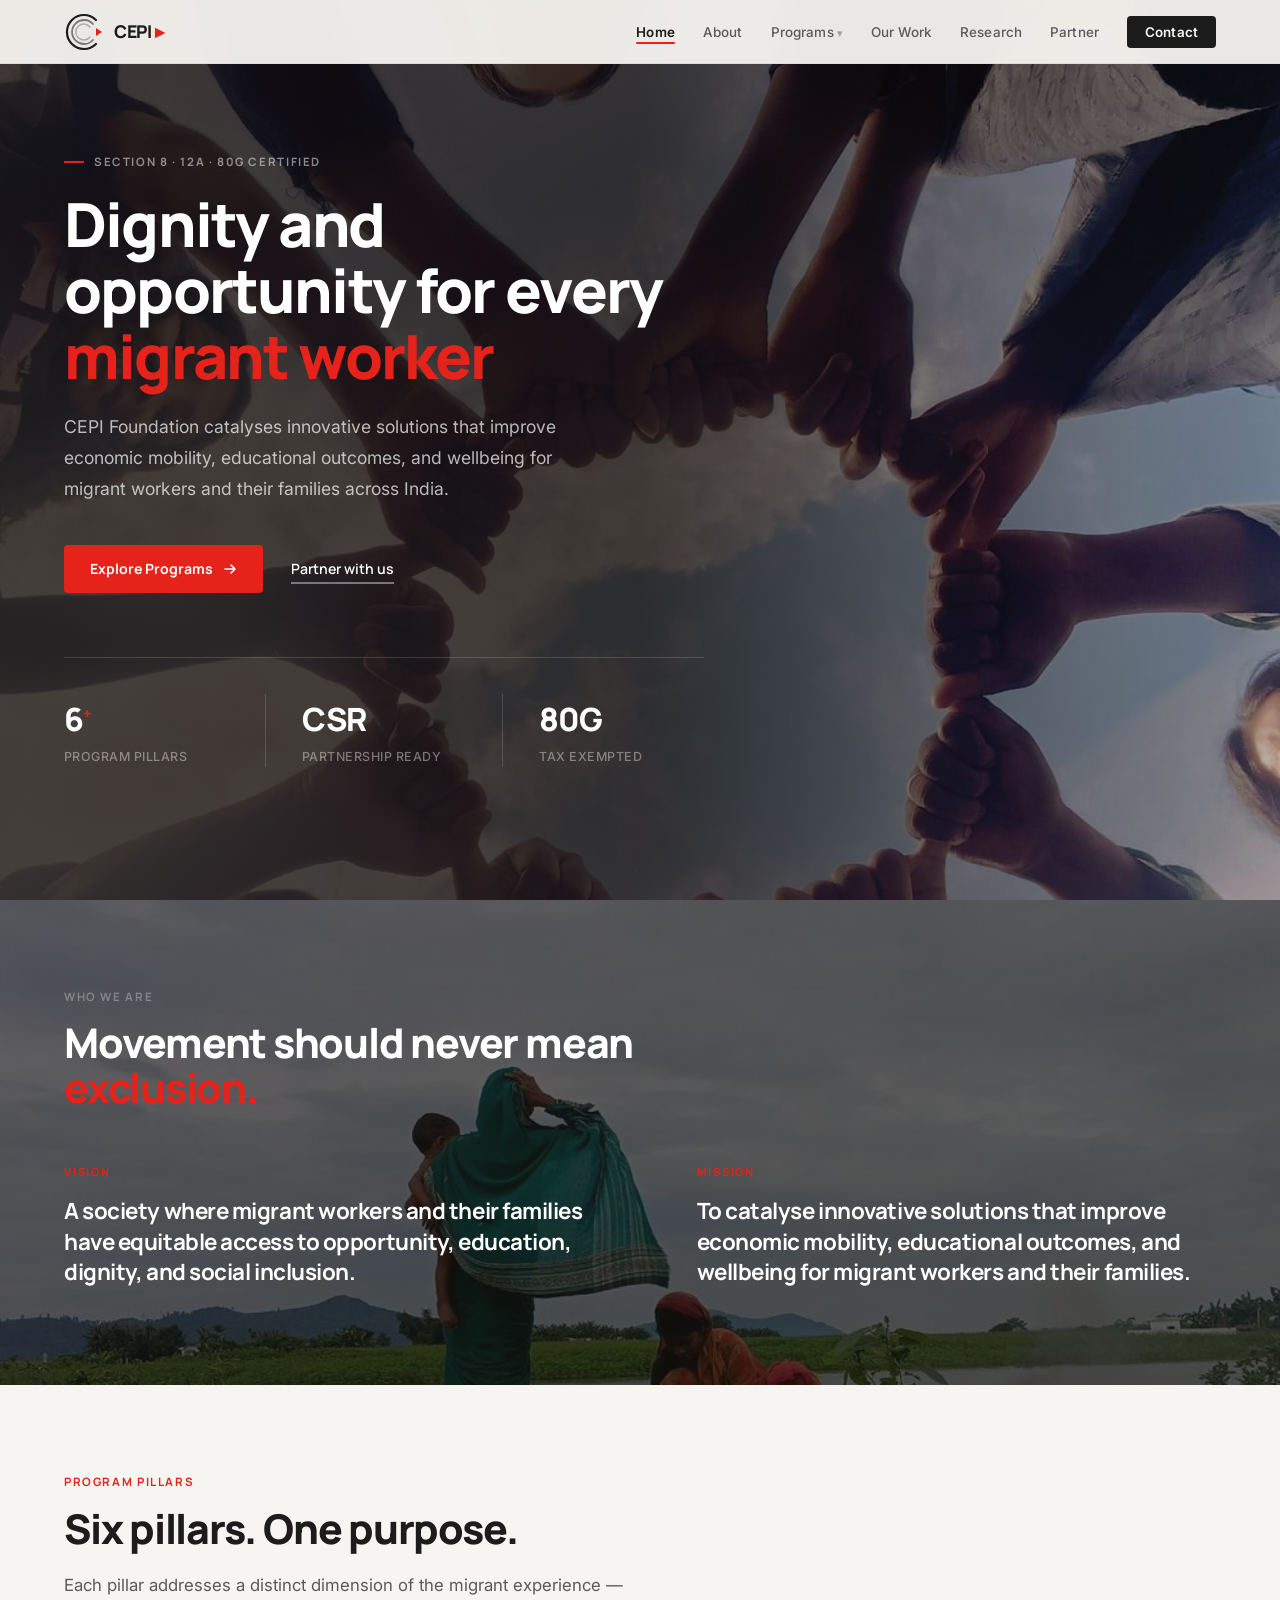
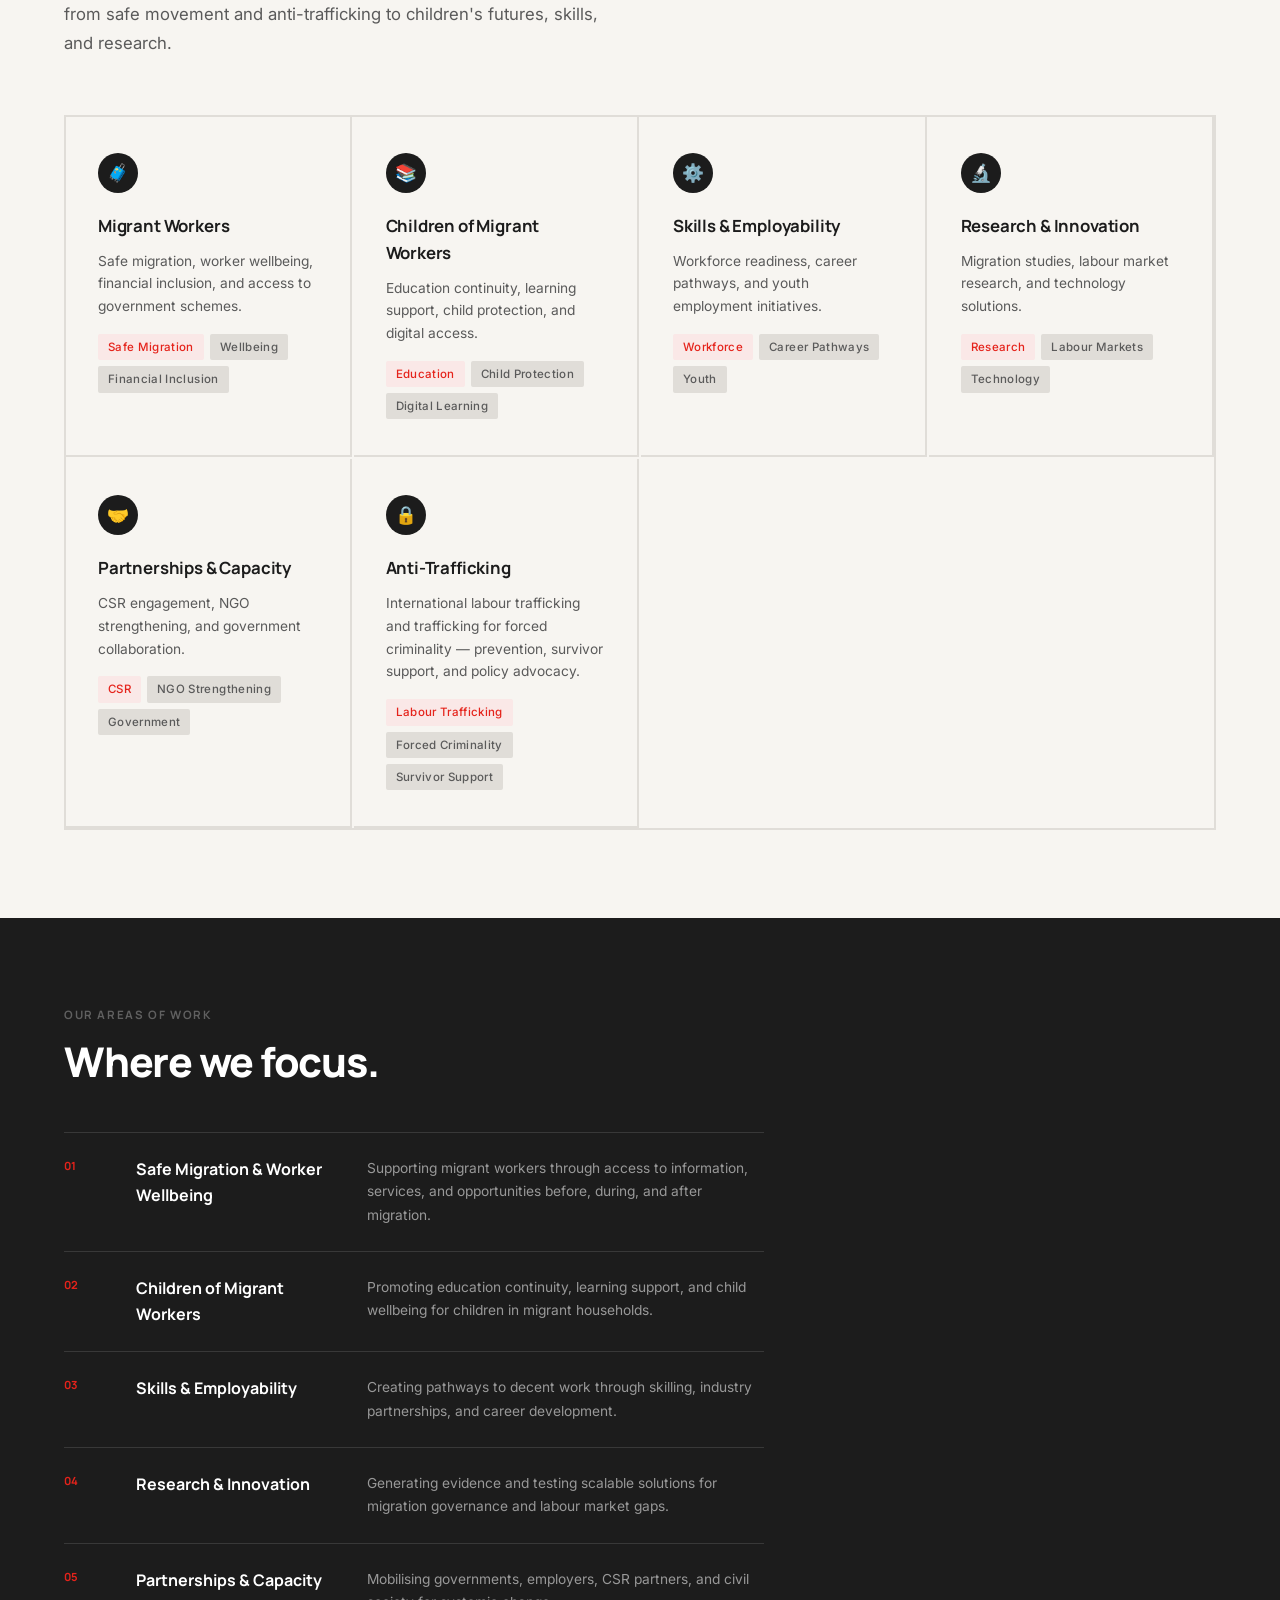
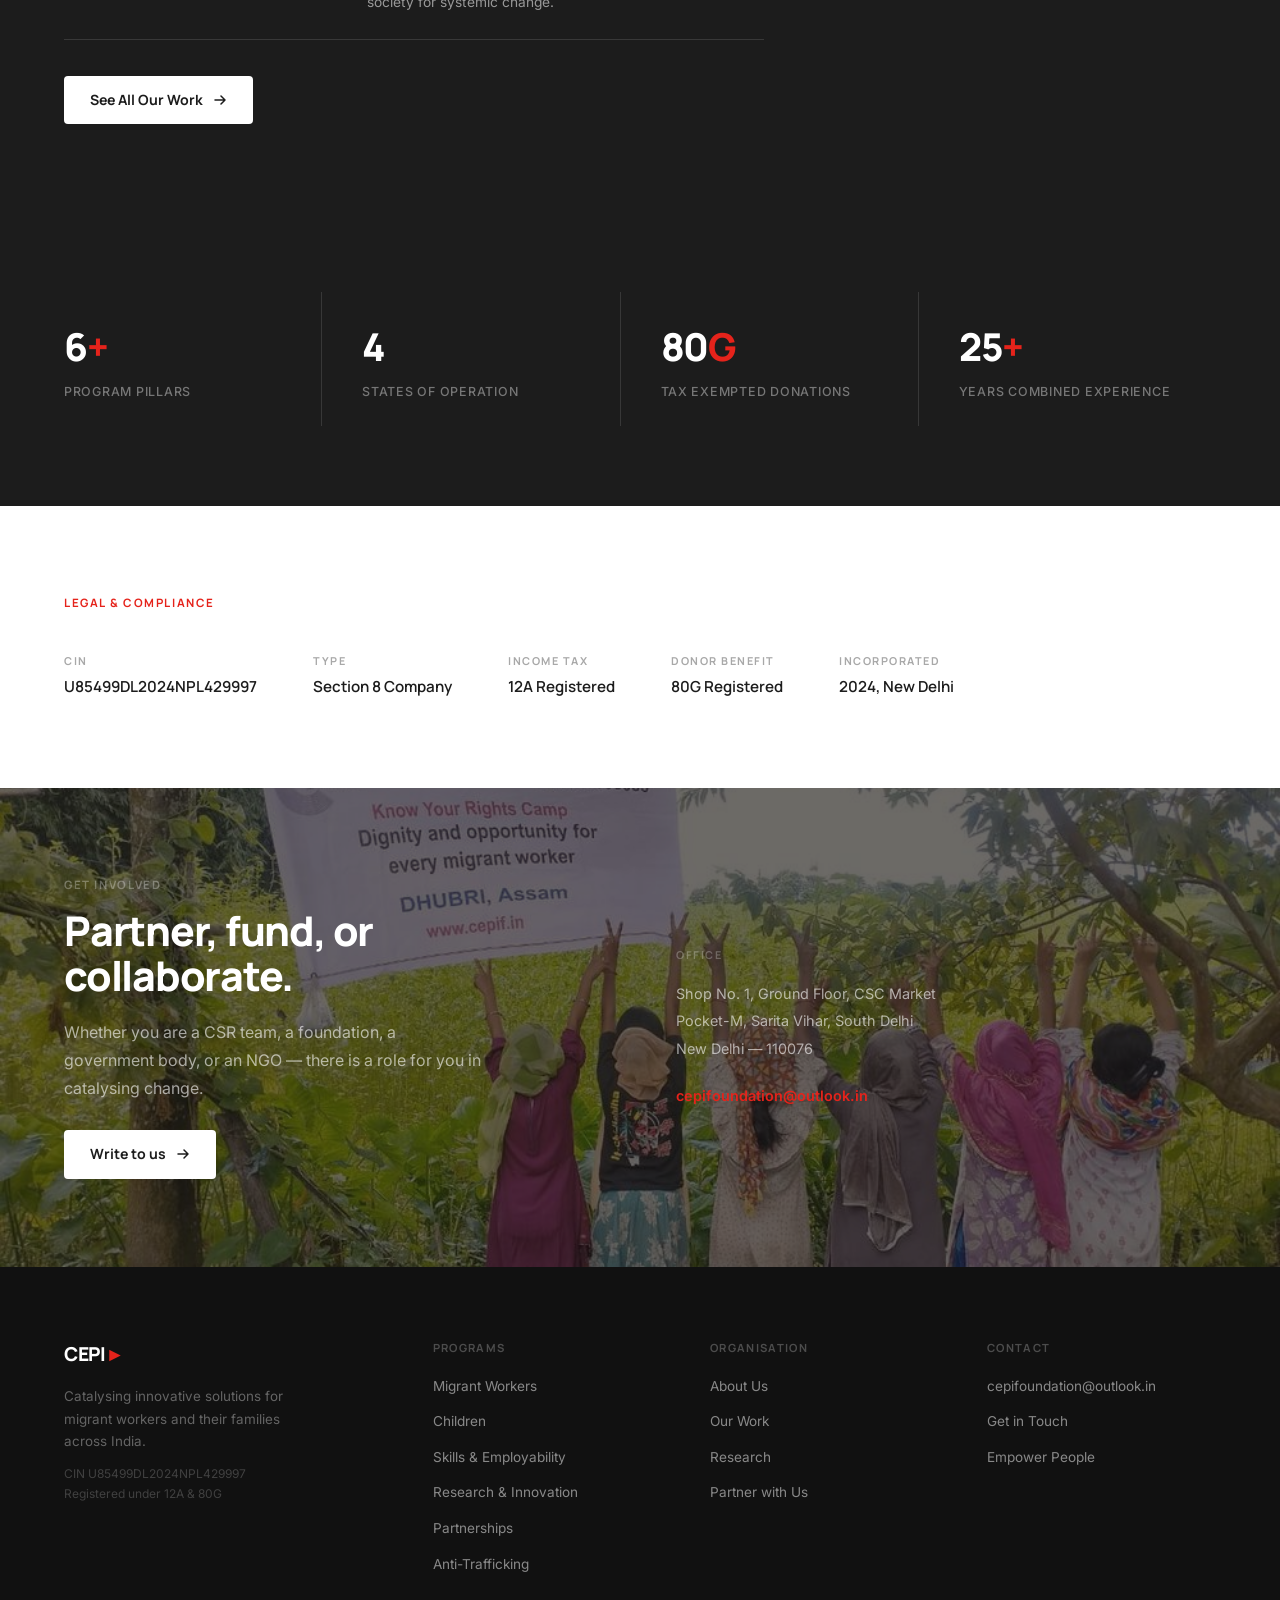
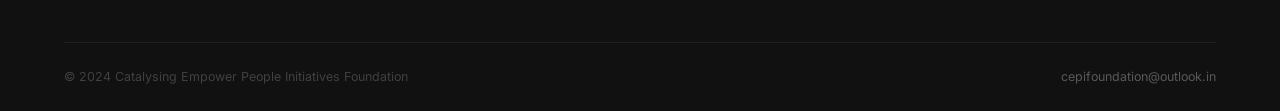
<file: index.html>
<!DOCTYPE html>
<html lang="en">
<head>
<meta charset="UTF-8">
<meta name="viewport" content="width=device-width, initial-scale=1.0">
<title>CEPI Foundation — Catalysing Empower People Initiatives</title>
<link rel="stylesheet" href="style.css">
<style>
/* HOME SPECIFIC */
.vm-grid { display:grid; grid-template-columns:1fr 1px 1fr; gap:0 56px; margin-top:52px; align-items:start; }
.vm-divider { background:rgba(255,255,255,0.1); }
.vm-tag { font-family:'Manrope',sans-serif; font-size:0.7rem; font-weight:700; letter-spacing:0.16em; text-transform:uppercase; color:var(--red); margin-bottom:16px; }
.vm-block h3 { font-family:'Manrope',sans-serif; font-size:clamp(1.1rem,1.8vw,1.4rem); font-weight:700; line-height:1.35; letter-spacing:-0.02em; color:var(--white); }

.programs-grid { display:grid; grid-template-columns:repeat(auto-fill,minmax(280px,1fr)); gap:2px; margin-top:56px; border:2px solid var(--border); }
.program-card { background:var(--cream); padding:36px 32px; border-right:2px solid var(--border); border-bottom:2px solid var(--border); transition:background 0.25s; text-decoration:none; color:inherit; display:block; }
.program-card:hover { background:var(--white); }
.program-icon { width:40px; height:40px; border-radius:50%; background:var(--charcoal); display:flex; align-items:center; justify-content:center; margin-bottom:20px; font-size:1.1rem; }
.program-card h3 { margin-bottom:10px; }
.program-card p { font-size:0.86rem; color:var(--mid); line-height:1.65; margin-bottom:16px; }
.program-tags { display:flex; flex-wrap:wrap; gap:6px; }

.area-row { display:grid; grid-template-columns:40px 1fr 2fr; gap:0 44px; padding:36px 0; border-top:1px solid var(--border); align-items:start; }
.area-row:last-child { border-bottom:1px solid var(--border); }
.area-num { font-family:'Manrope',sans-serif; font-size:0.72rem; font-weight:700; color:var(--red); letter-spacing:0.06em; padding-top:3px; }
.area-title { font-family:'Manrope',sans-serif; font-size:1.1rem; font-weight:700; letter-spacing:-0.01em; }
.area-desc { font-size:0.88rem; color:var(--mid); line-height:1.7; }

.reg-grid { display:flex; gap:56px; flex-wrap:wrap; margin-top:40px; }
.reg-block h3 { font-family:'Manrope',sans-serif; font-size:0.68rem; font-weight:700; letter-spacing:0.14em; text-transform:uppercase; color:var(--light); margin-bottom:6px; }
.reg-block p { font-family:'Manrope',sans-serif; font-size:0.95rem; font-weight:600; }

/* IMPACT PHOTO STRIP */
.impact-strip-plain {
  background:var(--charcoal); padding:80px 5vw;
}
.impact-inner { display:flex; gap:0; flex-wrap:wrap; }
.impact-stat { flex:1; min-width:160px; padding:24px 40px 24px 0; border-right:1px solid rgba(255,255,255,0.12); margin-right:40px; }
.impact-stat:last-child { border-right:none; margin-right:0; }
.impact-stat .num { font-family:'Manrope',sans-serif; font-size:2.4rem; font-weight:800; color:var(--white); letter-spacing:-0.03em; }
.impact-stat .num span { color:var(--red); }
.impact-stat .lbl { font-size:0.78rem; color:rgba(255,255,255,0.4); text-transform:uppercase; letter-spacing:0.06em; font-weight:500; margin-top:4px; }

@media(max-width:768px){
  .vm-grid{grid-template-columns:1fr;gap:40px;}
  .vm-divider{display:none;}
  .area-row{grid-template-columns:32px 1fr;}
  .area-desc{grid-column:2;margin-top:8px;}
  .impact-inner{flex-direction:column;gap:24px;}
  .impact-stat{border-right:none;margin-right:0;padding-right:0;border-bottom:1px solid rgba(255,255,255,0.12);padding-bottom:24px;}
  .impact-stat:last-child{border-bottom:none;}
}
</style>
</head>
<body>

<!-- PHOTO HERO — hands joined -->
<section class="photo-hero" style="background-image:url('hero.jpg')">
  <div class="hero-content fade-up">
    <div class="eyebrow-white">Section 8 · 12A · 80G Certified</div>
    <h1>Dignity and opportunity for every <span style="color:var(--red)">migrant worker</span></h1>
    <p class="hero-sub">CEPI Foundation catalyses innovative solutions that improve economic mobility, educational outcomes, and wellbeing for migrant workers and their families across India.</p>
    <div>
      <a href="programs.html" class="btn-primary">Explore Programs <svg width="14" height="14" viewBox="0 0 14 14" fill="none"><path d="M2 7h10M8 3l4 4-4 4" stroke="currentColor" stroke-width="1.5" stroke-linecap="round" stroke-linejoin="round"/></svg></a>
      <a href="partner.html" class="btn-ghost">Partner with us</a>
    </div>
    <div class="hero-stats">
      <div class="stat"><div class="stat-num">6<sup>+</sup></div><div class="stat-label">Program Pillars</div></div>
      <div class="stat"><div class="stat-num">CSR</div><div class="stat-label">Partnership Ready</div></div>
      <div class="stat"><div class="stat-num">80G</div><div class="stat-label">Tax Exempted</div></div>
    </div>
  </div>
</section>

<!-- VISION / MISSION — photo background (community circle Assam) -->
<section class="photo-section" style="background-image:url('children.jpg')">
  <div class="section-label" style="color:rgba(255,255,255,0.3)">Who We Are</div>
  <h2 style="color:var(--white);max-width:580px;">Movement should never mean <span style="color:var(--red)">exclusion.</span></h2>
  <div class="vm-grid fade-up">
    <div class="vm-block">
      <div class="vm-tag">Vision</div>
      <h3>A society where migrant workers and their families have equitable access to opportunity, education, dignity, and social inclusion.</h3>
    </div>
    <div class="vm-divider"></div>
    <div class="vm-block">
      <div class="vm-tag">Mission</div>
      <h3>To catalyse innovative solutions that improve economic mobility, educational outcomes, and wellbeing for migrant workers and their families.</h3>
    </div>
  </div>
</section>

<!-- PROGRAMS — cream background (lighter, no more solid black) -->
<section>
  <div class="section-label">Program Pillars</div>
  <h2>Six pillars. One purpose.</h2>
  <p class="section-intro">Each pillar addresses a distinct dimension of the migrant experience — from safe movement and anti-trafficking to children's futures, skills, and research.</p>
  <div class="programs-grid fade-up">
    <a href="p-migrant-workers.html" class="program-card">
      <div class="program-icon">🧳</div>
      <h3>Migrant Workers</h3>
      <p>Safe migration, worker wellbeing, financial inclusion, and access to government schemes.</p>
      <div class="program-tags"><span class="tag tag-red">Safe Migration</span><span class="tag">Wellbeing</span><span class="tag">Financial Inclusion</span></div>
    </a>
    <a href="p-children.html" class="program-card">
      <div class="program-icon">📚</div>
      <h3>Children of Migrant Workers</h3>
      <p>Education continuity, learning support, child protection, and digital access.</p>
      <div class="program-tags"><span class="tag tag-red">Education</span><span class="tag">Child Protection</span><span class="tag">Digital Learning</span></div>
    </a>
    <a href="p-skills.html" class="program-card">
      <div class="program-icon">⚙️</div>
      <h3>Skills &amp; Employability</h3>
      <p>Workforce readiness, career pathways, and youth employment initiatives.</p>
      <div class="program-tags"><span class="tag tag-red">Workforce</span><span class="tag">Career Pathways</span><span class="tag">Youth</span></div>
    </a>
    <a href="p-research.html" class="program-card">
      <div class="program-icon">🔬</div>
      <h3>Research &amp; Innovation</h3>
      <p>Migration studies, labour market research, and technology solutions.</p>
      <div class="program-tags"><span class="tag tag-red">Research</span><span class="tag">Labour Markets</span><span class="tag">Technology</span></div>
    </a>
    <a href="p-partnerships.html" class="program-card">
      <div class="program-icon">🤝</div>
      <h3>Partnerships &amp; Capacity</h3>
      <p>CSR engagement, NGO strengthening, and government collaboration.</p>
      <div class="program-tags"><span class="tag tag-red">CSR</span><span class="tag">NGO Strengthening</span><span class="tag">Government</span></div>
    </a>
    <a href="p-anti-trafficking.html" class="program-card">
      <div class="program-icon">🔒</div>
      <h3>Anti-Trafficking</h3>
      <p>International labour trafficking and trafficking for forced criminality — prevention, survivor support, and policy advocacy.</p>
      <div class="program-tags"><span class="tag tag-red">Labour Trafficking</span><span class="tag">Forced Criminality</span><span class="tag">Survivor Support</span></div>
    </a>
  </div>
</section>

<!-- OUR WORK — photo background (large group session) -->
<section class="dark-section">
  <div class="section-label" style="color:rgba(255,255,255,0.3)">Our Areas of Work</div>
  <h2 style="color:var(--white)">Where we focus.</h2>
  <div style="margin-top:48px;max-width:700px;" class="fade-up">
    <div style="padding:24px 0;border-top:1px solid rgba(255,255,255,0.12);display:grid;grid-template-columns:40px 1fr 2fr;gap:0 32px;align-items:start;">
      <span style="font-family:'Manrope',sans-serif;font-size:0.7rem;font-weight:700;color:var(--red);">01</span>
      <span style="font-family:'Manrope',sans-serif;font-weight:700;color:var(--white);font-size:1rem;">Safe Migration &amp; Worker Wellbeing</span>
      <span style="font-size:0.86rem;color:rgba(255,255,255,0.55);line-height:1.7;">Supporting migrant workers through access to information, services, and opportunities before, during, and after migration.</span>
    </div>
    <div style="padding:24px 0;border-top:1px solid rgba(255,255,255,0.12);display:grid;grid-template-columns:40px 1fr 2fr;gap:0 32px;align-items:start;">
      <span style="font-family:'Manrope',sans-serif;font-size:0.7rem;font-weight:700;color:var(--red);">02</span>
      <span style="font-family:'Manrope',sans-serif;font-weight:700;color:var(--white);font-size:1rem;">Children of Migrant Workers</span>
      <span style="font-size:0.86rem;color:rgba(255,255,255,0.55);line-height:1.7;">Promoting education continuity, learning support, and child wellbeing for children in migrant households.</span>
    </div>
    <div style="padding:24px 0;border-top:1px solid rgba(255,255,255,0.12);display:grid;grid-template-columns:40px 1fr 2fr;gap:0 32px;align-items:start;">
      <span style="font-family:'Manrope',sans-serif;font-size:0.7rem;font-weight:700;color:var(--red);">03</span>
      <span style="font-family:'Manrope',sans-serif;font-weight:700;color:var(--white);font-size:1rem;">Skills &amp; Employability</span>
      <span style="font-size:0.86rem;color:rgba(255,255,255,0.55);line-height:1.7;">Creating pathways to decent work through skilling, industry partnerships, and career development.</span>
    </div>
    <div style="padding:24px 0;border-top:1px solid rgba(255,255,255,0.12);display:grid;grid-template-columns:40px 1fr 2fr;gap:0 32px;align-items:start;">
      <span style="font-family:'Manrope',sans-serif;font-size:0.7rem;font-weight:700;color:var(--red);">04</span>
      <span style="font-family:'Manrope',sans-serif;font-weight:700;color:var(--white);font-size:1rem;">Research &amp; Innovation</span>
      <span style="font-size:0.86rem;color:rgba(255,255,255,0.55);line-height:1.7;">Generating evidence and testing scalable solutions for migration governance and labour market gaps.</span>
    </div>
    <div style="padding:24px 0;border-top:1px solid rgba(255,255,255,0.12);border-bottom:1px solid rgba(255,255,255,0.12);display:grid;grid-template-columns:40px 1fr 2fr;gap:0 32px;align-items:start;">
      <span style="font-family:'Manrope',sans-serif;font-size:0.7rem;font-weight:700;color:var(--red);">05</span>
      <span style="font-family:'Manrope',sans-serif;font-weight:700;color:var(--white);font-size:1rem;">Partnerships &amp; Capacity</span>
      <span style="font-size:0.86rem;color:rgba(255,255,255,0.55);line-height:1.7;">Mobilising governments, employers, CSR partners, and civil society for systemic change.</span>
    </div>
  </div>
  <div style="margin-top:36px;position:relative;z-index:2;">
    <a href="work.html" class="btn-light">See All Our Work <svg width="14" height="14" viewBox="0 0 14 14" fill="none"><path d="M2 7h10M8 3l4 4-4 4" stroke="currentColor" stroke-width="1.5" stroke-linecap="round" stroke-linejoin="round"/></svg></a>
  </div>
</section>

<!-- IMPACT STATS STRIP — photo background -->
<div class="impact-strip-plain">
  <div class="impact-inner fade-up">
    <div class="impact-stat"><div class="num">6<span>+</span></div><div class="lbl">Program Pillars</div></div>
    <div class="impact-stat"><div class="num">4</div><div class="lbl">States of Operation</div></div>
    <div class="impact-stat"><div class="num">80<span>G</span></div><div class="lbl">Tax Exempted Donations</div></div>
    <div class="impact-stat"><div class="num">25<span>+</span></div><div class="lbl">Years Combined Experience</div></div>
  </div>
</div>

<!-- REGISTRATION — white -->
<section class="white-section">
  <div class="section-label">Legal &amp; Compliance</div>
  <div class="reg-grid fade-up">
    <div class="reg-block"><h3>CIN</h3><p>U85499DL2024NPL429997</p></div>
    <div class="reg-block"><h3>Type</h3><p>Section 8 Company</p></div>
    <div class="reg-block"><h3>Income Tax</h3><p>12A Registered</p></div>
    <div class="reg-block"><h3>Donor Benefit</h3><p>80G Registered</p></div>
    <div class="reg-block"><h3>Incorporated</h3><p>2024, New Delhi</p></div>
  </div>
</section>

<!-- PARTNER CTA — photo background (girls with banner, river) -->
<section class="photo-section" style="background-image:url('impact.jpg')">
  <div style="display:grid;grid-template-columns:1fr 1fr;gap:72px;align-items:center;" class="fade-up">
    <div>
      <div class="section-label" style="color:rgba(255,255,255,0.3)">Get Involved</div>
      <h2 style="color:var(--white)">Partner, fund, or collaborate.</h2>
      <p style="color:rgba(255,255,255,0.6);font-size:1rem;line-height:1.75;max-width:420px;margin-top:8px;">Whether you are a CSR team, a foundation, a government body, or an NGO — there is a role for you in catalysing change.</p>
      <a href="contact.html" class="btn-light" style="margin-top:28px;display:inline-flex;align-items:center;gap:10px;">Write to us <svg width="14" height="14" viewBox="0 0 14 14" fill="none"><path d="M2 7h10M8 3l4 4-4 4" stroke="currentColor" stroke-width="1.5" stroke-linecap="round" stroke-linejoin="round"/></svg></a>
    </div>
    <div style="color:rgba(255,255,255,0.6);font-size:0.9rem;line-height:1.9;">
      <p style="color:rgba(255,255,255,0.25);font-size:0.68rem;letter-spacing:0.14em;text-transform:uppercase;font-family:'Manrope',sans-serif;font-weight:700;margin-bottom:14px;">Office</p>
      <p>Shop No. 1, Ground Floor, CSC Market<br>Pocket-M, Sarita Vihar, South Delhi<br>New Delhi — 110076</p>
      <p style="margin-top:20px;"><a href="mailto:cepifoundation@outlook.in" style="color:var(--red);text-decoration:none;font-weight:600;">cepifoundation@outlook.in</a></p>
    </div>
  </div>
</section>

<script src="components.js"></script>
<script>renderNav('home'); renderFooter();</script>
</body>
</html>
</file>
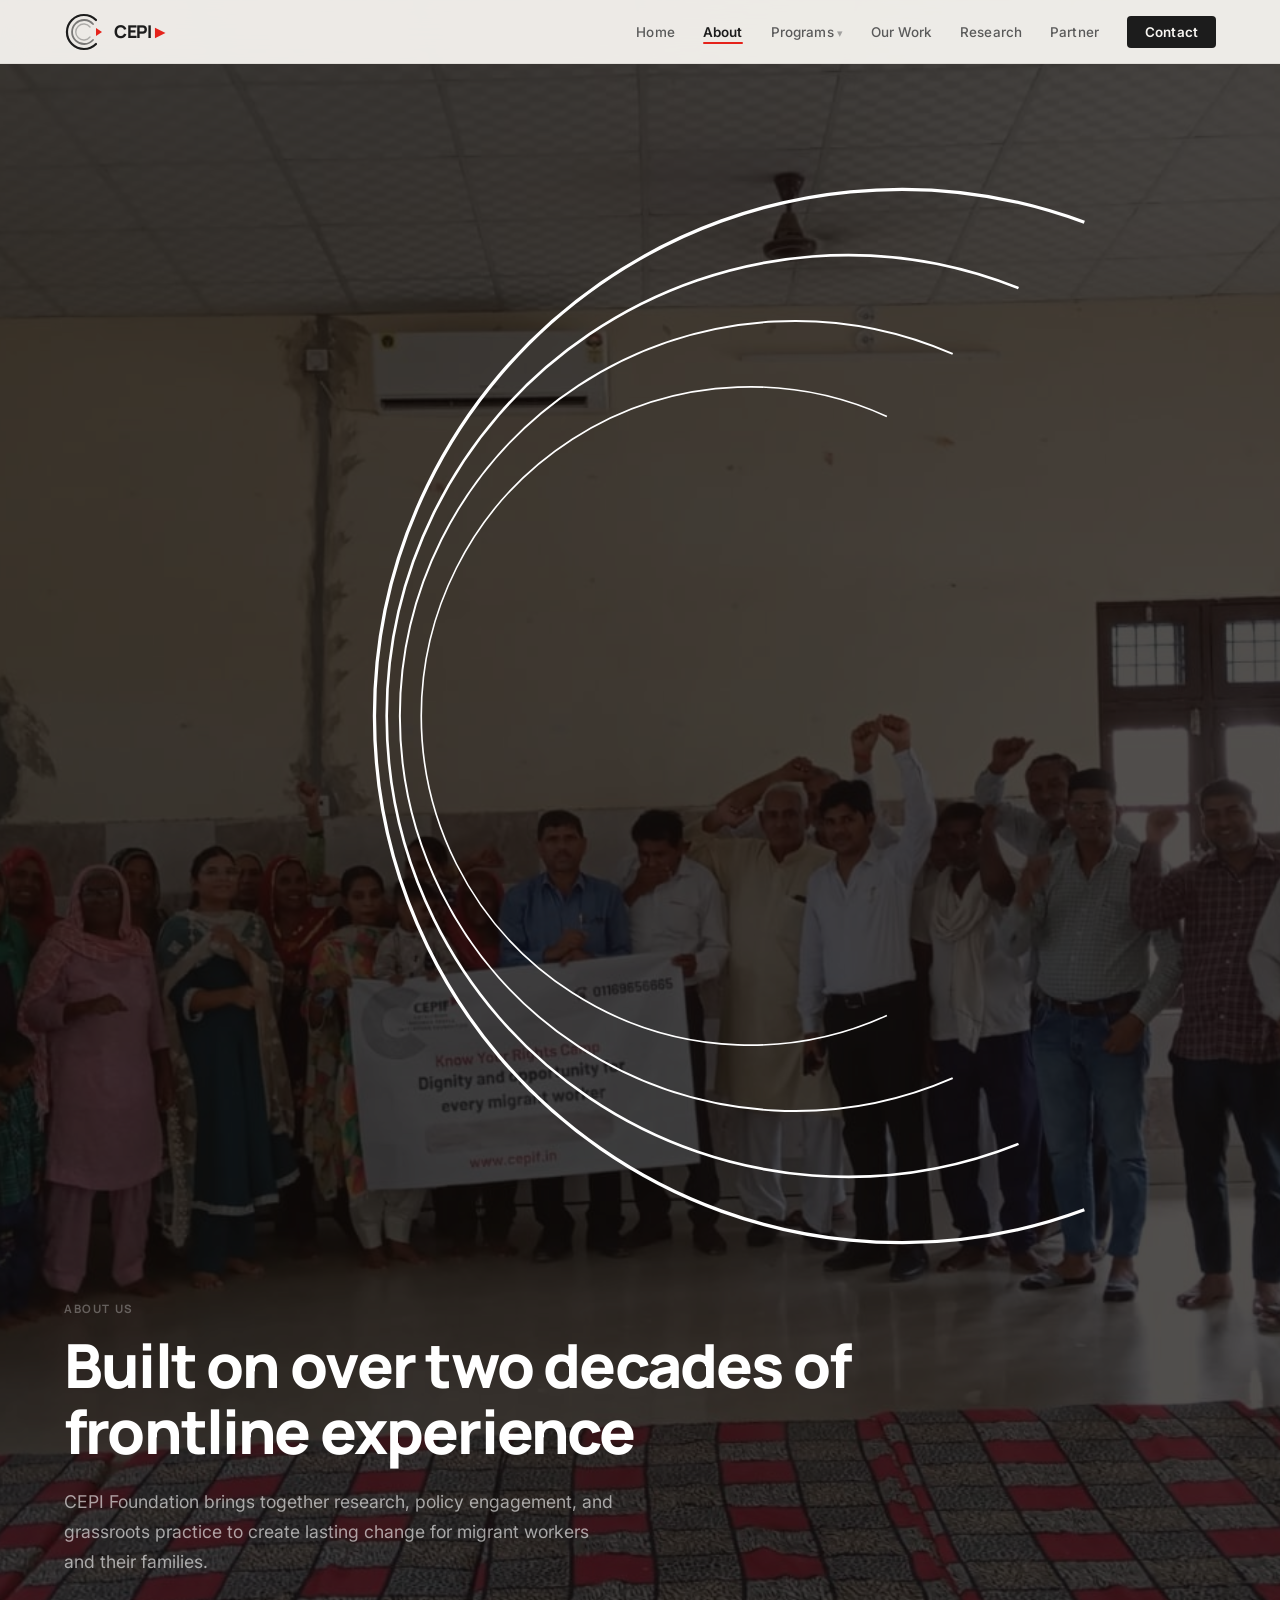
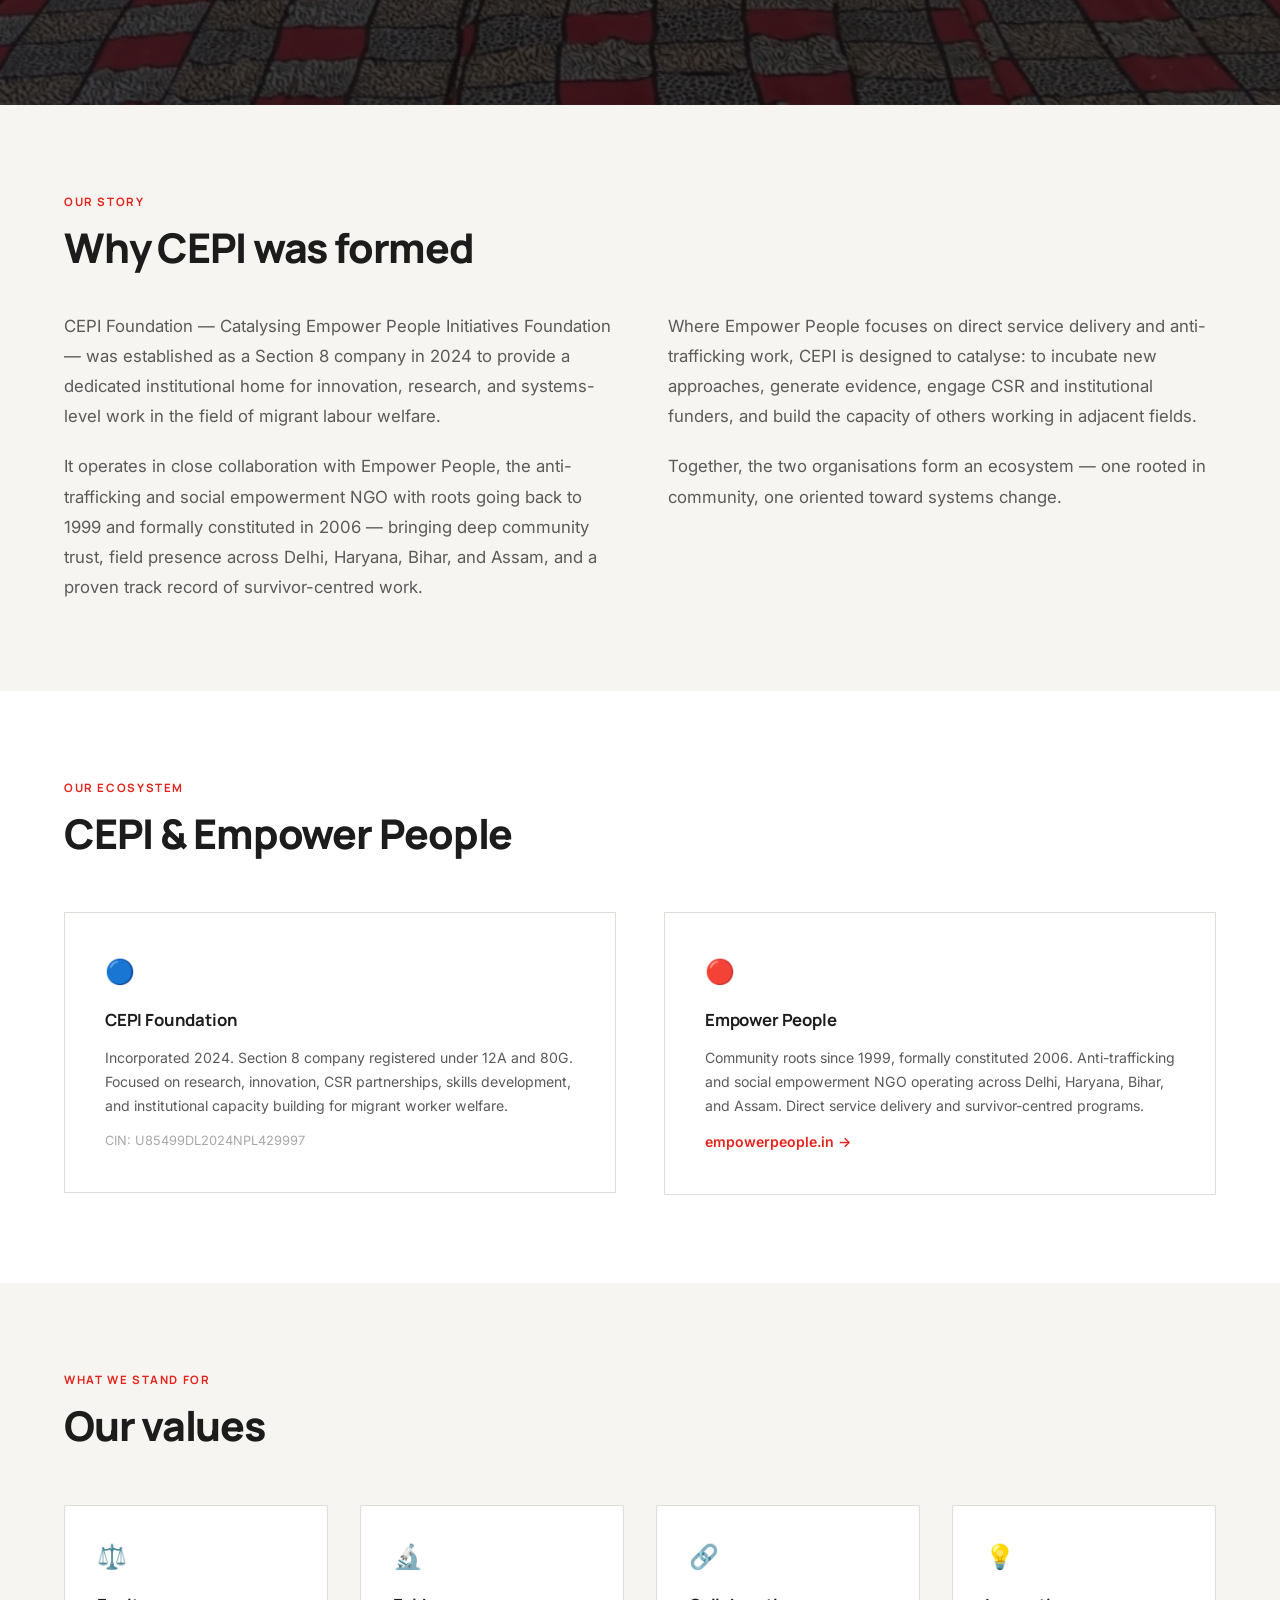
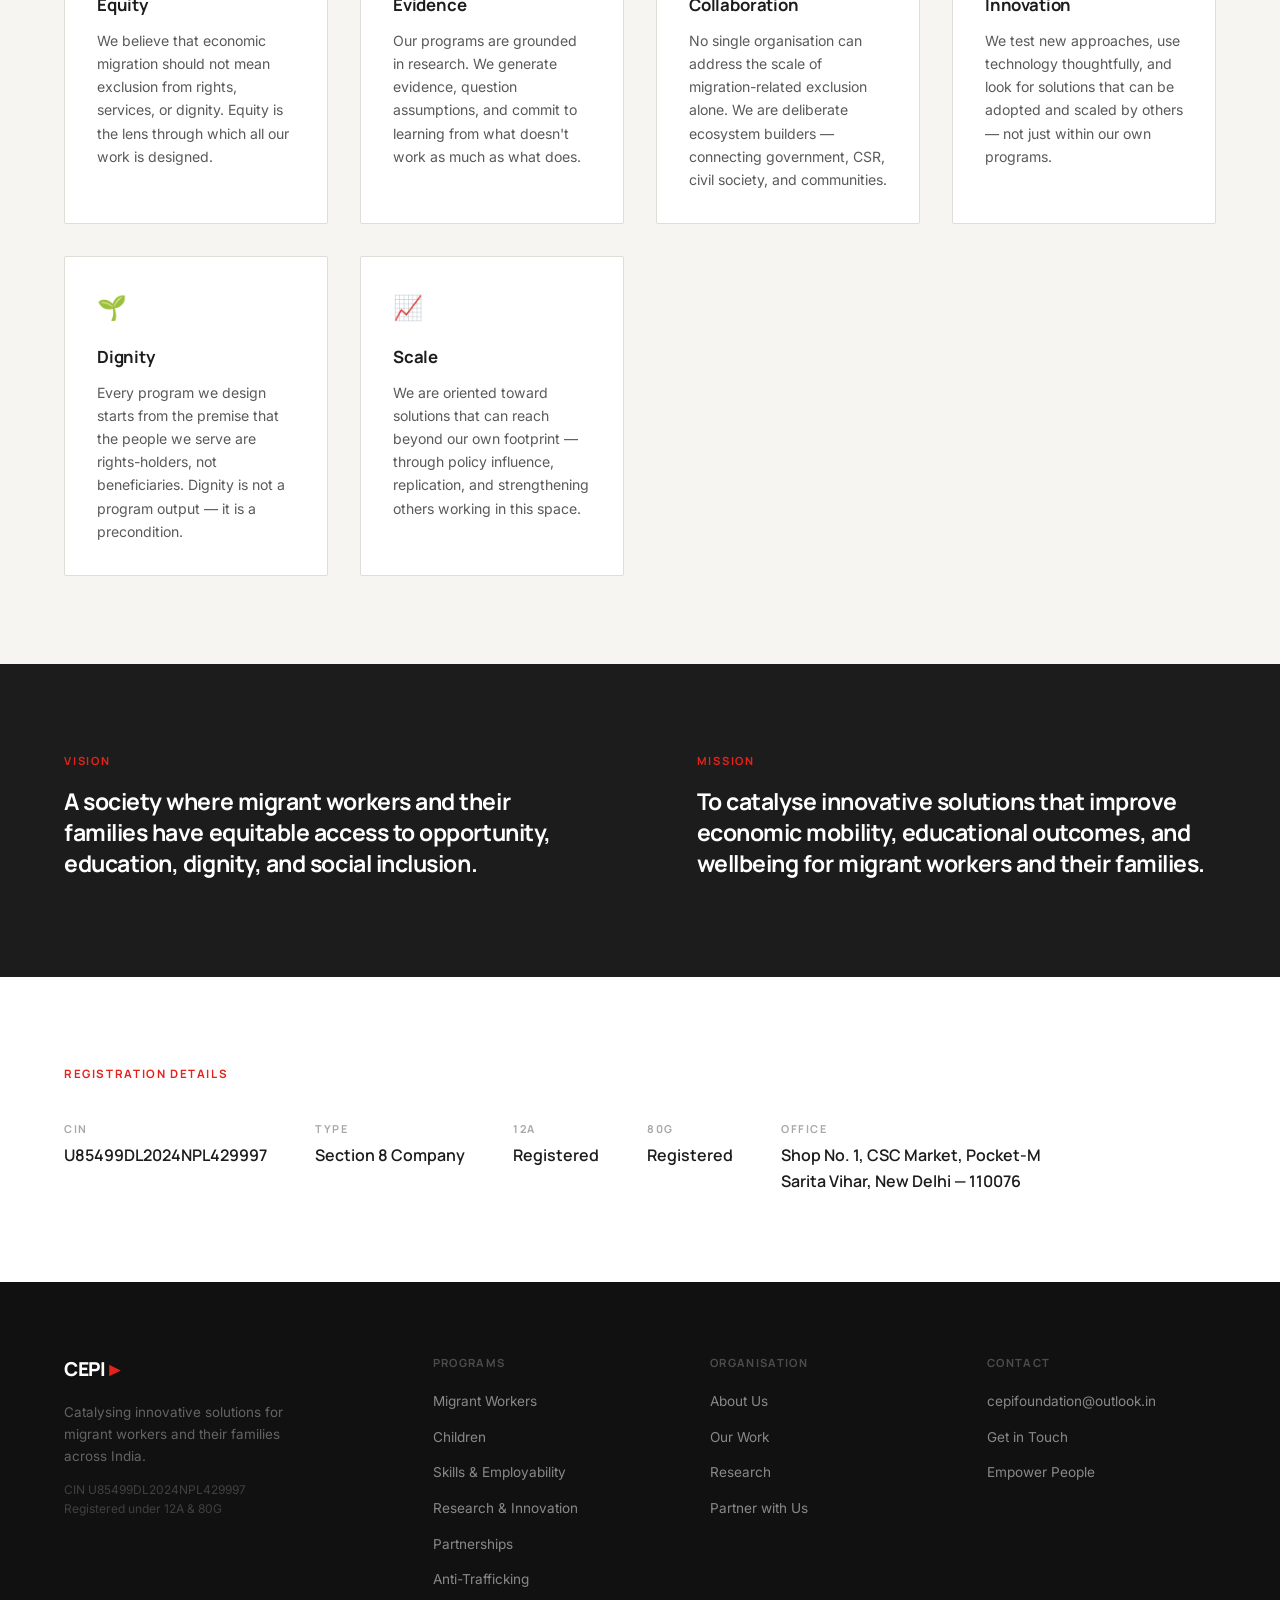
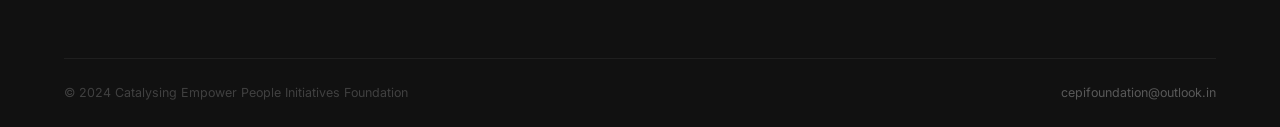
<file: about.html>
<!DOCTYPE html>
<html lang="en">
<head>
<meta charset="UTF-8">
<meta name="viewport" content="width=device-width, initial-scale=1.0">
<title>About Us — CEPI Foundation</title>
<link rel="stylesheet" href="style.css">
<style>
.value-grid { display: grid; grid-template-columns: repeat(auto-fill, minmax(260px,1fr)); gap: 32px; margin-top: 56px; }
.value-card { padding: 32px; border: 1px solid var(--border); border-radius: 2px; background: var(--white); }
.value-card h3 { margin-bottom: 10px; }
.value-card p { font-size: 0.88rem; color: var(--mid); line-height: 1.65; }
.value-icon { font-size: 1.5rem; margin-bottom: 16px; }
.team-note { background: var(--charcoal); padding: 56px; border-radius: 2px; margin-top: 64px; }
.team-note p { color: rgba(255,255,255,0.6); font-size: 1.05rem; line-height: 1.75; max-width: 640px; }
.team-note span { color: var(--red); }
.lineage { display: grid; grid-template-columns: 1fr 1fr; gap: 48px; margin-top: 56px; align-items: start; }
.lineage-block { padding: 40px; background: var(--white); border: 1px solid var(--border); }
.lineage-block h3 { margin-bottom: 12px; }
.lineage-block p { font-size: 0.88rem; color: var(--mid); line-height: 1.7; }
.lineage-block a { color: var(--red); text-decoration: none; font-weight: 600; }
@media(max-width:768px){ .lineage{grid-template-columns:1fr;} .team-note{padding:36px;} }
</style>
</head>
<body>

<!-- HERO -->
<div class="photo-page-hero" style="background-image:url('about.jpg')">
  <div class="arc-bg" aria-hidden="true">
    <svg viewBox="0 0 700 700" fill="none"><path d="M620 50 A320 320 0 1 0 620 650" stroke="white" stroke-width="2"/><path d="M580 90 A280 280 0 1 0 580 610" stroke="white" stroke-width="1.6"/><path d="M540 130 A240 240 0 1 0 540 570" stroke="white" stroke-width="1.2"/><path d="M500 168 A200 200 0 1 0 500 532" stroke="white" stroke-width="1"/></svg>
  </div>
  <div class="section-label">About Us</div>
  <h1>Built on over two decades of<br>frontline experience</h1>
  <p class="hero-sub">CEPI Foundation brings together research, policy engagement, and grassroots practice to create lasting change for migrant workers and their families.</p>
</div>

<!-- WHO WE ARE -->
<section>
  <div class="section-label">Our Story</div>
  <h2>Why CEPI was formed</h2>
  <div style="display:grid;grid-template-columns:1fr 1fr;gap:56px;margin-top:40px;align-items:start;">
    <div>
      <p style="font-size:1.05rem;line-height:1.8;color:var(--mid);">CEPI Foundation — Catalysing Empower People Initiatives Foundation — was established as a Section 8 company in 2024 to provide a dedicated institutional home for innovation, research, and systems-level work in the field of migrant labour welfare.</p>
      <p style="font-size:1.05rem;line-height:1.8;color:var(--mid);margin-top:20px;">It operates in close collaboration with Empower People, the anti-trafficking and social empowerment NGO with roots going back to 1999 and formally constituted in 2006 — bringing deep community trust, field presence across Delhi, Haryana, Bihar, and Assam, and a proven track record of survivor-centred work.</p>
    </div>
    <div>
      <p style="font-size:1.05rem;line-height:1.8;color:var(--mid);">Where Empower People focuses on direct service delivery and anti-trafficking work, CEPI is designed to catalyse: to incubate new approaches, generate evidence, engage CSR and institutional funders, and build the capacity of others working in adjacent fields.</p>
      <p style="font-size:1.05rem;line-height:1.8;color:var(--mid);margin-top:20px;">Together, the two organisations form an ecosystem — one rooted in community, one oriented toward systems change.</p>
    </div>
  </div>
</section>

<!-- LINEAGE -->
<section class="white-section">
  <div class="section-label">Our Ecosystem</div>
  <h2>CEPI &amp; Empower People</h2>
  <div class="lineage fade-up">
    <div class="lineage-block">
      <div style="font-size:1.5rem;margin-bottom:16px;">🔵</div>
      <h3>CEPI Foundation</h3>
      <p>Incorporated 2024. Section 8 company registered under 12A and 80G. Focused on research, innovation, CSR partnerships, skills development, and institutional capacity building for migrant worker welfare.</p>
      <p style="margin-top:12px; font-size:0.8rem; color:var(--light);">CIN: U85499DL2024NPL429997</p>
    </div>
    <div class="lineage-block">
      <div style="font-size:1.5rem;margin-bottom:16px;">🔴</div>
      <h3>Empower People</h3>
      <p>Community roots since 1999, formally constituted 2006. Anti-trafficking and social empowerment NGO operating across Delhi, Haryana, Bihar, and Assam. Direct service delivery and survivor-centred programs.</p>
      <p style="margin-top:12px;"><a href="http://www.empowerpeople.in" target="_blank">empowerpeople.in →</a></p>
    </div>
  </div>
</section>

<!-- VALUES -->
<section>
  <div class="section-label">What We Stand For</div>
  <h2>Our values</h2>
  <div class="value-grid fade-up">
    <div class="value-card"><div class="value-icon">⚖️</div><h3>Equity</h3><p>We believe that economic migration should not mean exclusion from rights, services, or dignity. Equity is the lens through which all our work is designed.</p></div>
    <div class="value-card"><div class="value-icon">🔬</div><h3>Evidence</h3><p>Our programs are grounded in research. We generate evidence, question assumptions, and commit to learning from what doesn't work as much as what does.</p></div>
    <div class="value-card"><div class="value-icon">🔗</div><h3>Collaboration</h3><p>No single organisation can address the scale of migration-related exclusion alone. We are deliberate ecosystem builders — connecting government, CSR, civil society, and communities.</p></div>
    <div class="value-card"><div class="value-icon">💡</div><h3>Innovation</h3><p>We test new approaches, use technology thoughtfully, and look for solutions that can be adopted and scaled by others — not just within our own programs.</p></div>
    <div class="value-card"><div class="value-icon">🌱</div><h3>Dignity</h3><p>Every program we design starts from the premise that the people we serve are rights-holders, not beneficiaries. Dignity is not a program output — it is a precondition.</p></div>
    <div class="value-card"><div class="value-icon">📈</div><h3>Scale</h3><p>We are oriented toward solutions that can reach beyond our own footprint — through policy influence, replication, and strengthening others working in this space.</p></div>
  </div>
</section>

<!-- VM -->
<section class="dark-section">
  <div class="vm-grid" style="display:grid;grid-template-columns:1fr 1px 1fr;gap:0 56px;margin-top:0;align-items:start;">
    <div>
      <div class="vm-tag" style="font-family:'Manrope',sans-serif;font-size:0.7rem;font-weight:700;letter-spacing:0.16em;text-transform:uppercase;color:var(--red);margin-bottom:16px;">Vision</div>
      <h3 style="font-family:'Manrope',sans-serif;font-size:clamp(1.1rem,1.8vw,1.45rem);font-weight:700;line-height:1.35;letter-spacing:-0.02em;color:var(--white);">A society where migrant workers and their families have equitable access to opportunity, education, dignity, and social inclusion.</h3>
    </div>
    <div style="background:rgba(255,255,255,0.1)"></div>
    <div>
      <div class="vm-tag" style="font-family:'Manrope',sans-serif;font-size:0.7rem;font-weight:700;letter-spacing:0.16em;text-transform:uppercase;color:var(--red);margin-bottom:16px;">Mission</div>
      <h3 style="font-family:'Manrope',sans-serif;font-size:clamp(1.1rem,1.8vw,1.45rem);font-weight:700;line-height:1.35;letter-spacing:-0.02em;color:var(--white);">To catalyse innovative solutions that improve economic mobility, educational outcomes, and wellbeing for migrant workers and their families.</h3>
    </div>
  </div>
</section>

<!-- REG -->
<section class="white-section">
  <div class="section-label">Registration Details</div>
  <div style="display:flex;gap:48px;flex-wrap:wrap;margin-top:36px;">
    <div><p style="font-size:0.68rem;font-weight:700;letter-spacing:0.14em;text-transform:uppercase;color:var(--light);margin-bottom:6px;font-family:'Manrope',sans-serif;">CIN</p><p style="font-family:'Manrope',sans-serif;font-weight:600;">U85499DL2024NPL429997</p></div>
    <div><p style="font-size:0.68rem;font-weight:700;letter-spacing:0.14em;text-transform:uppercase;color:var(--light);margin-bottom:6px;font-family:'Manrope',sans-serif;">Type</p><p style="font-family:'Manrope',sans-serif;font-weight:600;">Section 8 Company</p></div>
    <div><p style="font-size:0.68rem;font-weight:700;letter-spacing:0.14em;text-transform:uppercase;color:var(--light);margin-bottom:6px;font-family:'Manrope',sans-serif;">12A</p><p style="font-family:'Manrope',sans-serif;font-weight:600;">Registered</p></div>
    <div><p style="font-size:0.68rem;font-weight:700;letter-spacing:0.14em;text-transform:uppercase;color:var(--light);margin-bottom:6px;font-family:'Manrope',sans-serif;">80G</p><p style="font-family:'Manrope',sans-serif;font-weight:600;">Registered</p></div>
    <div><p style="font-size:0.68rem;font-weight:700;letter-spacing:0.14em;text-transform:uppercase;color:var(--light);margin-bottom:6px;font-family:'Manrope',sans-serif;">Office</p><p style="font-family:'Manrope',sans-serif;font-weight:600;">Shop No. 1, CSC Market, Pocket-M<br>Sarita Vihar, New Delhi — 110076</p></div>
  </div>
</section>

<script src="components.js"></script>
<script>renderNav('about'); renderFooter();</script>
</body>
</html>
</file>
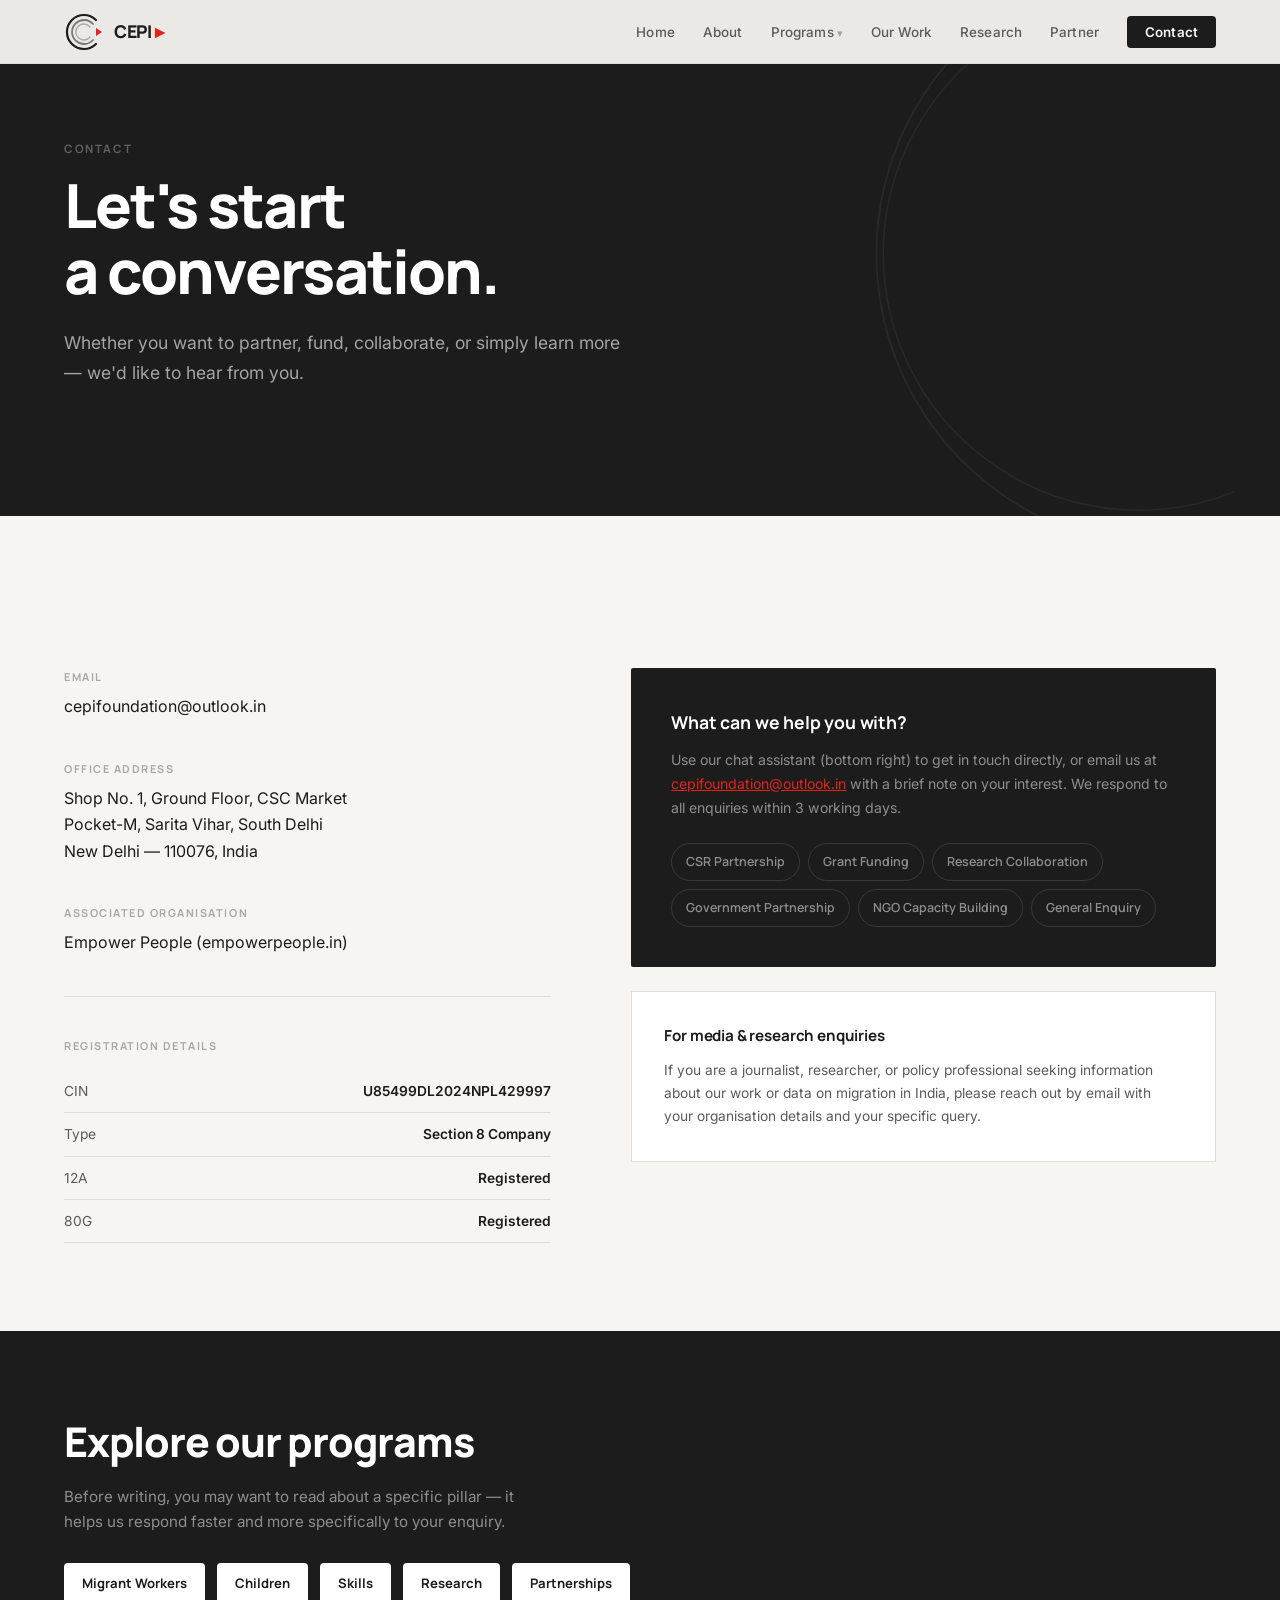
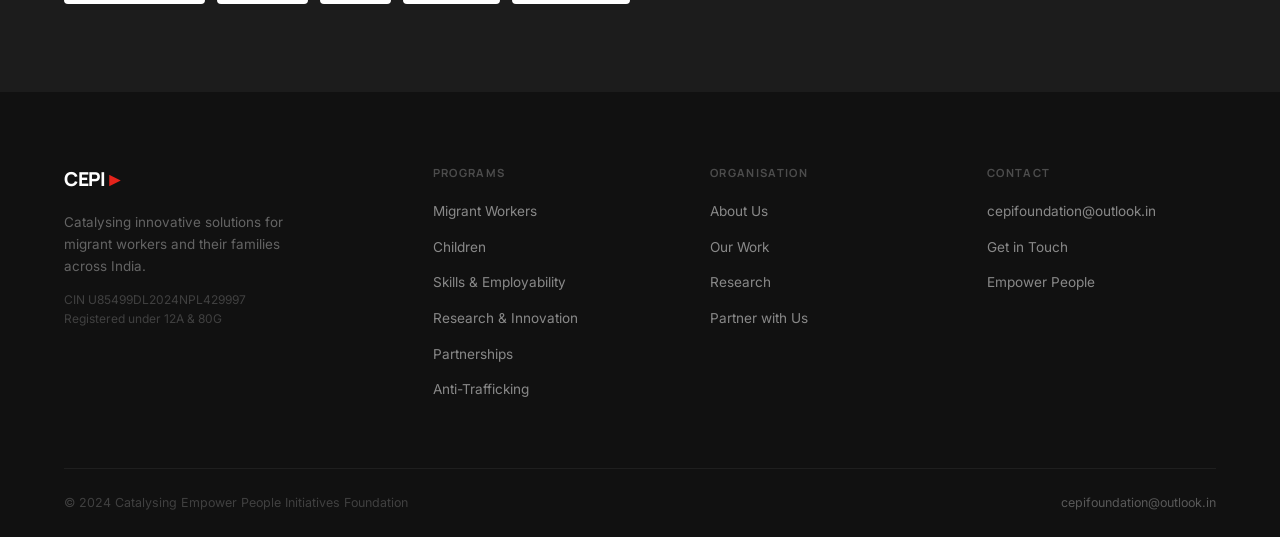
<file: contact.html>
<!DOCTYPE html>
<html lang="en">
<head>
<meta charset="UTF-8"><meta name="viewport" content="width=device-width, initial-scale=1.0">
<title>Contact — CEPI Foundation</title>
<link rel="stylesheet" href="style.css">
<style>
.contact-layout { display:grid; grid-template-columns:1fr 1.2fr; gap:80px; margin-top:64px; align-items:start; }
.contact-detail { margin-bottom:40px; }
.contact-detail h4 { font-family:'Manrope',sans-serif; font-size:0.68rem; font-weight:700; letter-spacing:0.14em; text-transform:uppercase; color:var(--light); margin-bottom:8px; }
.contact-detail p, .contact-detail a { font-size:1rem; color:var(--charcoal); line-height:1.65; text-decoration:none; }
.contact-detail a:hover { color:var(--red); }
.reg-list { margin-top:40px; padding-top:40px; border-top:1px solid var(--border); }
.reg-list h4 { font-family:'Manrope',sans-serif; font-size:0.68rem; font-weight:700; letter-spacing:0.14em; text-transform:uppercase; color:var(--light); margin-bottom:16px; }
.reg-item { display:flex; justify-content:space-between; padding:10px 0; border-bottom:1px solid var(--border); font-size:0.86rem; }
.reg-item span:first-child { color:var(--mid); }
.reg-item span:last-child { font-weight:600; color:var(--charcoal); }
.form-note { background:var(--charcoal); padding:40px; border-radius:2px; }
.form-note h3 { font-family:'Manrope',sans-serif; font-size:1.1rem; font-weight:700; color:var(--white); margin-bottom:12px; }
.form-note p { font-size:0.88rem; color:rgba(255,255,255,0.5); line-height:1.7; }
.form-note a { color:var(--red); }
.topic-pills { display:flex; flex-wrap:wrap; gap:8px; margin-top:24px; }
.topic-pill { padding:8px 14px; border:1px solid rgba(255,255,255,0.12); border-radius:100px; font-size:0.78rem; color:rgba(255,255,255,0.5); font-family:'Manrope',sans-serif; font-weight:600; }
@media(max-width:768px){ .contact-layout{grid-template-columns:1fr;gap:48px;} }
</style>
</head>
<body>
<div class="page-hero">
  <div class="arc-bg" aria-hidden="true"><svg viewBox="0 0 700 700" fill="none"><path d="M620 50 A320 320 0 1 0 620 650" stroke="white" stroke-width="2"/><path d="M580 90 A280 280 0 1 0 580 610" stroke="white" stroke-width="1.6"/></svg></div>
  <div class="section-label">Contact</div>
  <h1>Let's start<br>a conversation.</h1>
  <p class="hero-sub">Whether you want to partner, fund, collaborate, or simply learn more — we'd like to hear from you.</p>
</div>

<section>
  <div class="contact-layout">
    <div>
      <div class="contact-detail">
        <h4>Email</h4>
        <a href="mailto:cepifoundation@outlook.in">cepifoundation@outlook.in</a>
      </div>
      <div class="contact-detail">
        <h4>Office Address</h4>
        <p>Shop No. 1, Ground Floor, CSC Market<br>Pocket-M, Sarita Vihar, South Delhi<br>New Delhi — 110076, India</p>
      </div>
      <div class="contact-detail">
        <h4>Associated Organisation</h4>
        <a href="http://www.empowerpeople.in" target="_blank">Empower People (empowerpeople.in)</a>
      </div>
      <div class="reg-list">
        <h4>Registration Details</h4>
        <div class="reg-item"><span>CIN</span><span>U85499DL2024NPL429997</span></div>
        <div class="reg-item"><span>Type</span><span>Section 8 Company</span></div>
        <div class="reg-item"><span>12A</span><span>Registered</span></div>
        <div class="reg-item"><span>80G</span><span>Registered</span></div>
      </div>
    </div>
    <div>
      <div class="form-note fade-up">
        <h3>What can we help you with?</h3>
        <p>Use our chat assistant (bottom right) to get in touch directly, or email us at <a href="mailto:cepifoundation@outlook.in">cepifoundation@outlook.in</a> with a brief note on your interest. We respond to all enquiries within 3 working days.</p>
        <div class="topic-pills">
          <span class="topic-pill">CSR Partnership</span>
          <span class="topic-pill">Grant Funding</span>
          <span class="topic-pill">Research Collaboration</span>
          <span class="topic-pill">Government Partnership</span>
          <span class="topic-pill">NGO Capacity Building</span>
          <span class="topic-pill">General Enquiry</span>
        </div>
      </div>
      <div style="margin-top:24px;padding:32px;background:var(--white);border:1px solid var(--border);">
        <h3 style="font-family:'Manrope',sans-serif;font-weight:700;font-size:0.95rem;margin-bottom:10px;">For media &amp; research enquiries</h3>
        <p style="font-size:0.86rem;color:var(--mid);line-height:1.7;">If you are a journalist, researcher, or policy professional seeking information about our work or data on migration in India, please reach out by email with your organisation details and your specific query.</p>
      </div>
    </div>
  </div>
</section>

<section class="dark-section">
  <h2 style="color:var(--white);">Explore our programs</h2>
  <p style="color:rgba(255,255,255,0.5);margin-top:12px;font-size:0.95rem;max-width:480px;line-height:1.7;">Before writing, you may want to read about a specific pillar — it helps us respond faster and more specifically to your enquiry.</p>
  <div style="display:flex;gap:12px;flex-wrap:wrap;margin-top:28px;">
    <a href="p-migrant-workers.html" class="btn-light" style="font-size:0.82rem;padding:10px 18px;">Migrant Workers</a>
    <a href="p-children.html" class="btn-light" style="font-size:0.82rem;padding:10px 18px;">Children</a>
    <a href="p-skills.html" class="btn-light" style="font-size:0.82rem;padding:10px 18px;">Skills</a>
    <a href="p-research.html" class="btn-light" style="font-size:0.82rem;padding:10px 18px;">Research</a>
    <a href="p-partnerships.html" class="btn-light" style="font-size:0.82rem;padding:10px 18px;">Partnerships</a>
  </div>
</section>

<script src="components.js"></script>
<script>renderNav('contact'); renderFooter();</script>
</body>
</html>
</file>
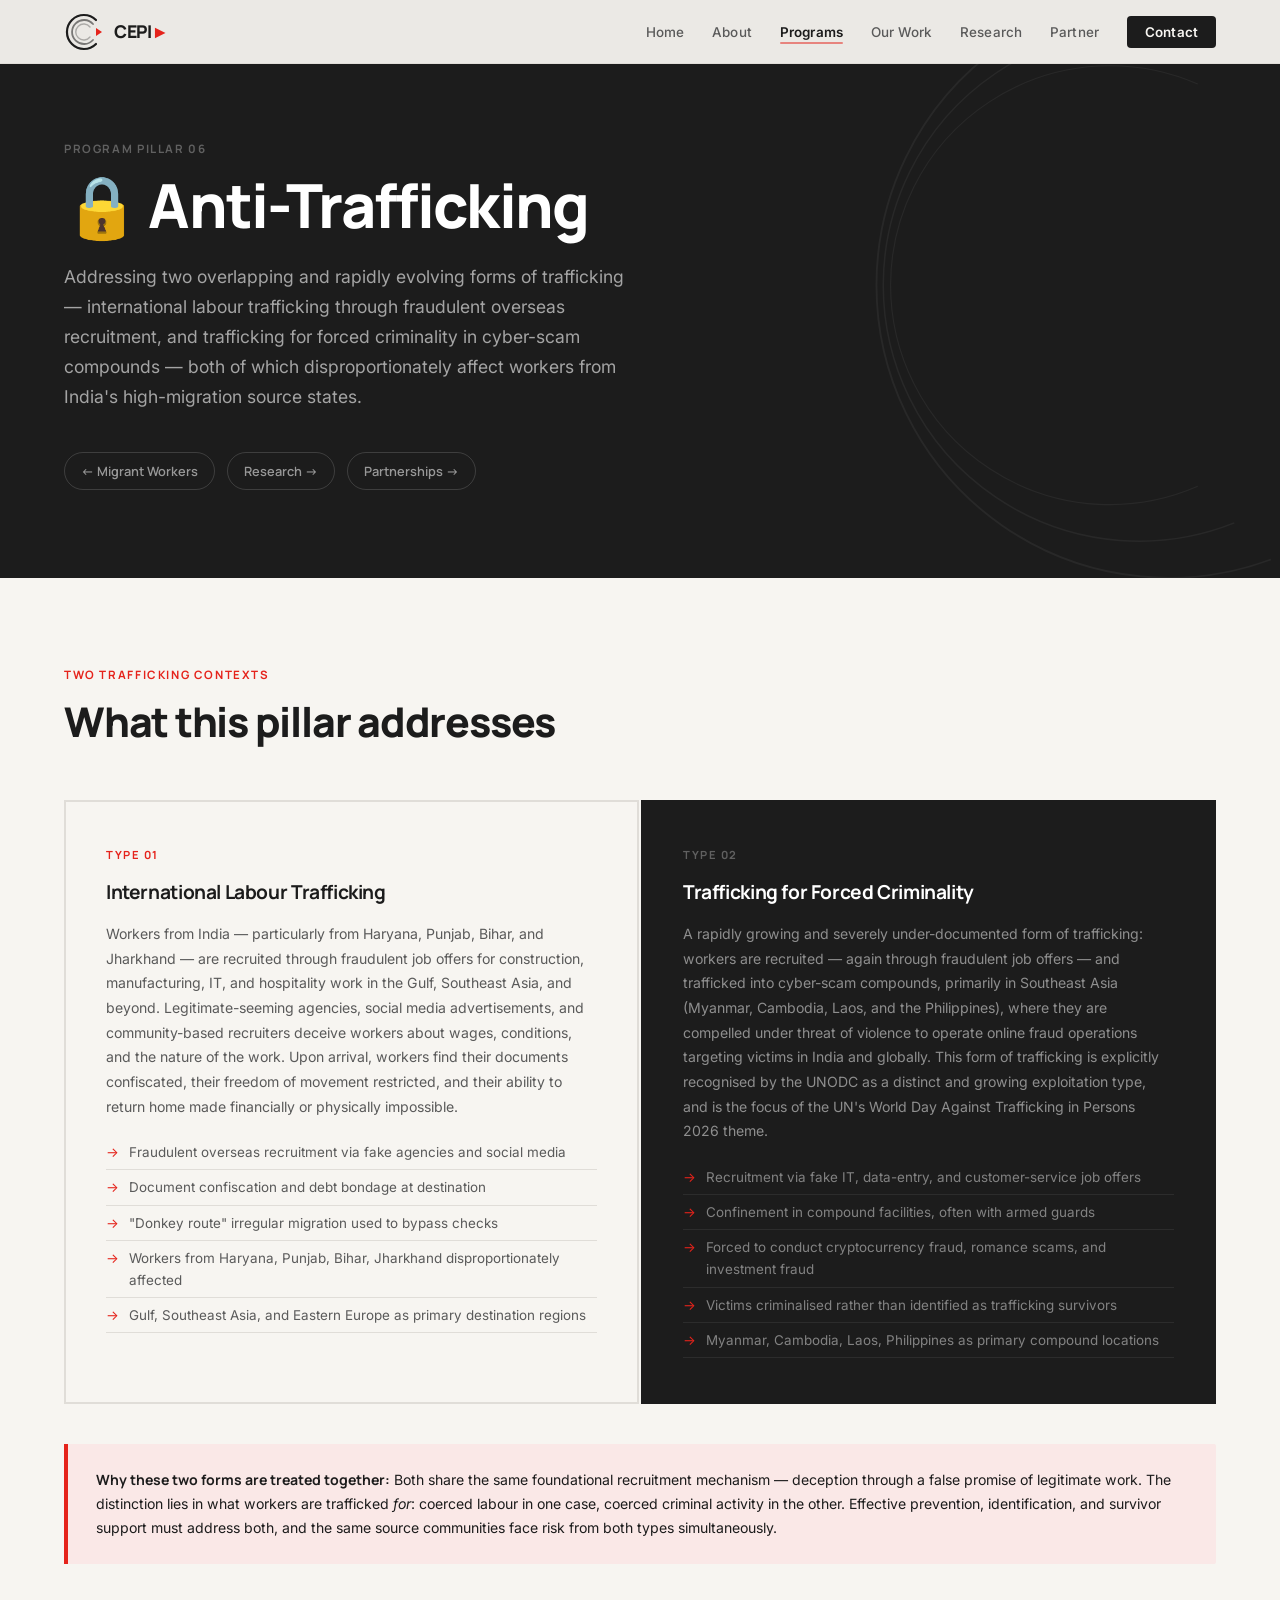
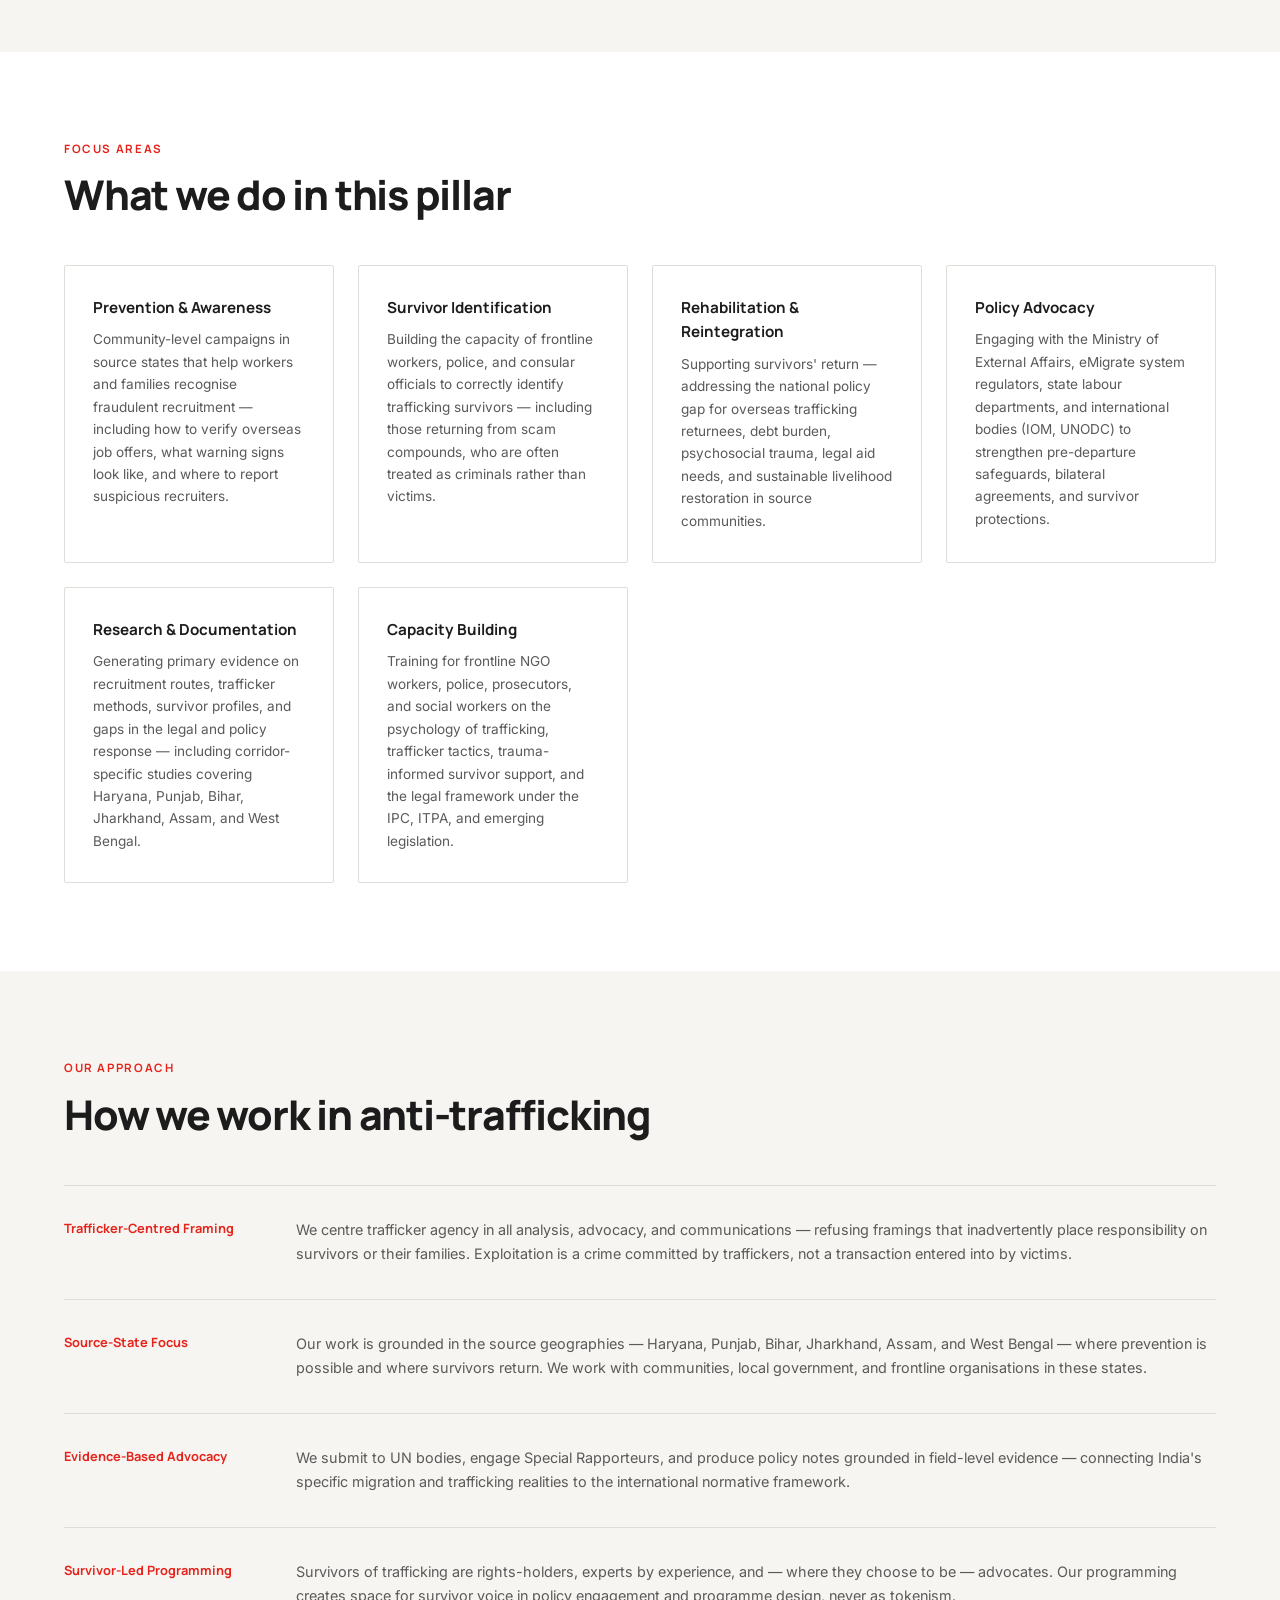
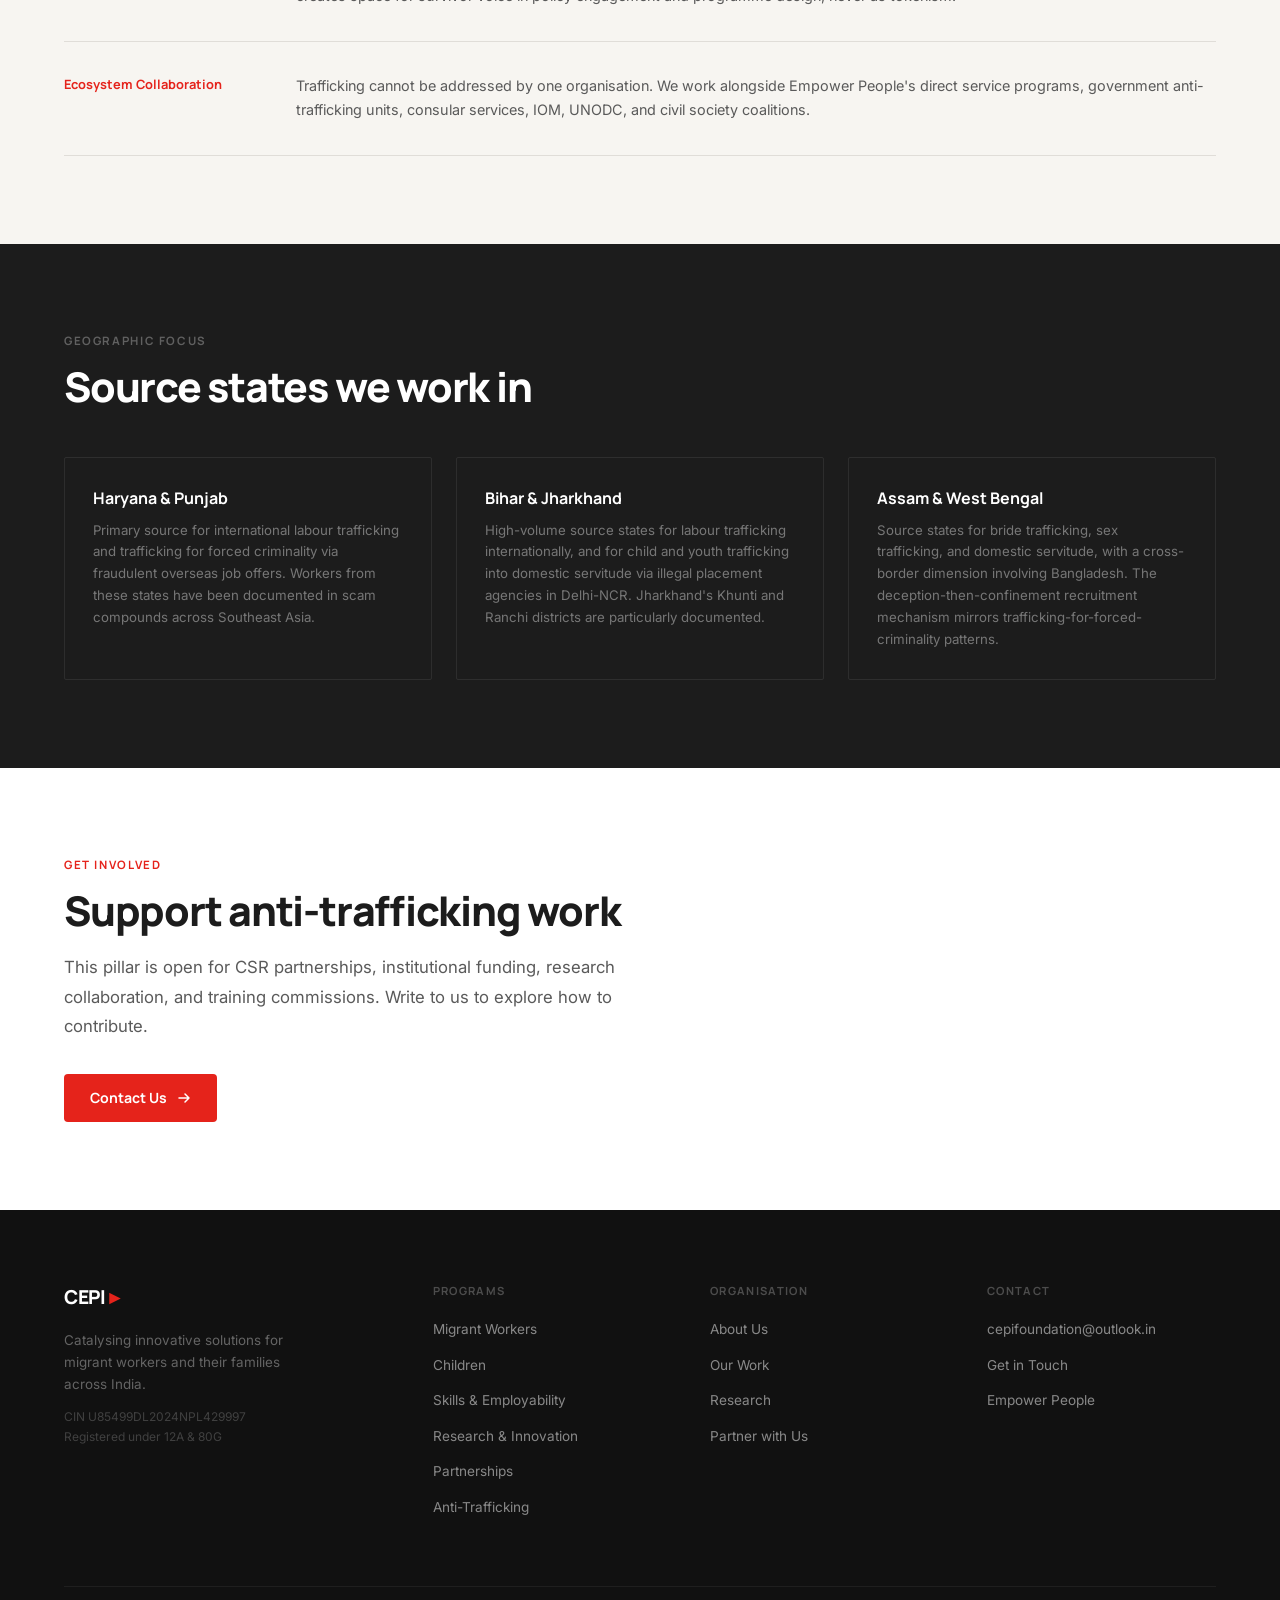
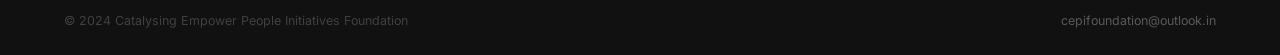
<file: p-anti-trafficking.html>
<!DOCTYPE html>
<html lang="en">
<head>
<meta charset="UTF-8"><meta name="viewport" content="width=device-width, initial-scale=1.0">
<title>Anti-Trafficking — CEPI Foundation</title>
<link rel="stylesheet" href="style.css">
<style>
.focus-grid { display:grid; grid-template-columns:repeat(auto-fill,minmax(260px,1fr)); gap:24px; margin-top:48px; }
.focus-card { padding:30px 28px; border:1px solid var(--border); background:var(--white); border-radius:2px; }
.focus-card h4 { font-family:"Manrope",sans-serif; font-size:0.95rem; font-weight:700; margin-bottom:8px; }
.focus-card p { font-size:0.85rem; color:var(--mid); line-height:1.65; }

.approach-row { padding:32px 0; border-top:1px solid var(--border); display:grid; grid-template-columns:200px 1fr; gap:32px; }
.approach-row:last-child { border-bottom:1px solid var(--border); }
.approach-label { font-family:"Manrope",sans-serif; font-size:0.8rem; font-weight:700; color:var(--red); }
.approach-text { font-size:0.9rem; color:var(--mid); line-height:1.7; }

.nav-pills { display:flex; gap:12px; flex-wrap:wrap; margin-top:32px; }
.nav-pill { padding:8px 16px; border:1px solid rgba(255,255,255,0.15); border-radius:100px; font-size:0.8rem; font-weight:600; color:rgba(255,255,255,0.55); text-decoration:none; font-family:"Manrope",sans-serif; transition:all 0.2s; }
.nav-pill:hover { background:var(--white); color:var(--charcoal); border-color:var(--white); }

/* Two trafficking type cards side by side */
.type-split { display:grid; grid-template-columns:1fr 1fr; gap:2px; margin-top:56px; }
.type-card { padding:44px 40px; border:2px solid var(--border); }
.type-card.dark { background:var(--charcoal); border-color:var(--charcoal); }
.type-num { font-family:"Manrope",sans-serif; font-size:0.7rem; font-weight:700; letter-spacing:0.14em; text-transform:uppercase; margin-bottom:14px; }
.type-card:not(.dark) .type-num { color:var(--red); }
.type-card.dark .type-num { color:rgba(255,255,255,0.3); }
.type-card h3 { font-family:"Manrope",sans-serif; font-size:1.2rem; font-weight:700; letter-spacing:-0.02em; margin-bottom:14px; }
.type-card:not(.dark) h3 { color:var(--charcoal); }
.type-card.dark h3 { color:var(--white); }
.type-card p { font-size:0.88rem; line-height:1.75; }
.type-card:not(.dark) p { color:var(--mid); }
.type-card.dark p { color:rgba(255,255,255,0.5); }
.type-card ul { margin-top:16px; padding-left:0; list-style:none; }
.type-card ul li { font-size:0.84rem; line-height:1.65; padding:6px 0; border-bottom:1px solid; display:flex; gap:10px; }
.type-card:not(.dark) ul li { border-color:var(--border); color:var(--mid); }
.type-card.dark ul li { border-color:rgba(255,255,255,0.07); color:rgba(255,255,255,0.45); }
.type-card ul li::before { content:"→"; color:var(--red); flex-shrink:0; }

.warning-box { background:#FAE8E7; border-left:4px solid var(--red); padding:24px 28px; border-radius:0 2px 2px 0; margin-top:40px; }
.warning-box p { font-size:0.88rem; line-height:1.7; color:var(--charcoal); }
.warning-box strong { font-family:"Manrope",sans-serif; }

@media(max-width:768px){
  .type-split { grid-template-columns:1fr; }
  .approach-row { grid-template-columns:1fr; gap:10px; }
}
</style>
</head>
<body>

<!-- HERO -->
<div class="page-hero">
  <div class="arc-bg" aria-hidden="true">
    <svg viewBox="0 0 700 700" fill="none"><path d="M620 50 A320 320 0 1 0 620 650" stroke="white" stroke-width="2"/><path d="M580 90 A280 280 0 1 0 580 610" stroke="white" stroke-width="1.6"/><path d="M540 130 A240 240 0 1 0 540 570" stroke="white" stroke-width="1.2"/></svg>
  </div>
  <div class="section-label">Program Pillar 06</div>
  <h1>🔒 Anti-Trafficking</h1>
  <p class="hero-sub">Addressing two overlapping and rapidly evolving forms of trafficking — international labour trafficking through fraudulent overseas recruitment, and trafficking for forced criminality in cyber-scam compounds — both of which disproportionately affect workers from India's high-migration source states.</p>
  <div class="nav-pills">
    <a href="p-migrant-workers.html" class="nav-pill">← Migrant Workers</a>
    <a href="research.html" class="nav-pill">Research →</a>
    <a href="p-partnerships.html" class="nav-pill">Partnerships →</a>
  </div>
</div>

<!-- TWO TRAFFICKING TYPES -->
<section>
  <div class="section-label">Two Trafficking Contexts</div>
  <h2>What this pillar addresses</h2>
  <div class="type-split fade-up">
    <div class="type-card">
      <div class="type-num">Type 01</div>
      <h3>International Labour Trafficking</h3>
      <p>Workers from India — particularly from Haryana, Punjab, Bihar, and Jharkhand — are recruited through fraudulent job offers for construction, manufacturing, IT, and hospitality work in the Gulf, Southeast Asia, and beyond. Legitimate-seeming agencies, social media advertisements, and community-based recruiters deceive workers about wages, conditions, and the nature of the work. Upon arrival, workers find their documents confiscated, their freedom of movement restricted, and their ability to return home made financially or physically impossible.</p>
      <ul>
        <li>Fraudulent overseas recruitment via fake agencies and social media</li>
        <li>Document confiscation and debt bondage at destination</li>
        <li>"Donkey route" irregular migration used to bypass checks</li>
        <li>Workers from Haryana, Punjab, Bihar, Jharkhand disproportionately affected</li>
        <li>Gulf, Southeast Asia, and Eastern Europe as primary destination regions</li>
      </ul>
    </div>
    <div class="type-card dark">
      <div class="type-num">Type 02</div>
      <h3>Trafficking for Forced Criminality</h3>
      <p>A rapidly growing and severely under-documented form of trafficking: workers are recruited — again through fraudulent job offers — and trafficked into cyber-scam compounds, primarily in Southeast Asia (Myanmar, Cambodia, Laos, and the Philippines), where they are compelled under threat of violence to operate online fraud operations targeting victims in India and globally. This form of trafficking is explicitly recognised by the UNODC as a distinct and growing exploitation type, and is the focus of the UN's World Day Against Trafficking in Persons 2026 theme.</p>
      <ul>
        <li>Recruitment via fake IT, data-entry, and customer-service job offers</li>
        <li>Confinement in compound facilities, often with armed guards</li>
        <li>Forced to conduct cryptocurrency fraud, romance scams, and investment fraud</li>
        <li>Victims criminalised rather than identified as trafficking survivors</li>
        <li>Myanmar, Cambodia, Laos, Philippines as primary compound locations</li>
      </ul>
    </div>
  </div>

  <div class="warning-box fade-up">
    <p><strong>Why these two forms are treated together:</strong> Both share the same foundational recruitment mechanism — deception through a false promise of legitimate work. The distinction lies in what workers are trafficked <em>for</em>: coerced labour in one case, coerced criminal activity in the other. Effective prevention, identification, and survivor support must address both, and the same source communities face risk from both types simultaneously.</p>
  </div>
</section>

<!-- FOCUS AREAS -->
<section class="white-section">
  <div class="section-label">Focus Areas</div>
  <h2>What we do in this pillar</h2>
  <div class="focus-grid fade-up">
    <div class="focus-card">
      <h4>Prevention &amp; Awareness</h4>
      <p>Community-level campaigns in source states that help workers and families recognise fraudulent recruitment — including how to verify overseas job offers, what warning signs look like, and where to report suspicious recruiters.</p>
    </div>
    <div class="focus-card">
      <h4>Survivor Identification</h4>
      <p>Building the capacity of frontline workers, police, and consular officials to correctly identify trafficking survivors — including those returning from scam compounds, who are often treated as criminals rather than victims.</p>
    </div>
    <div class="focus-card">
      <h4>Rehabilitation &amp; Reintegration</h4>
      <p>Supporting survivors' return — addressing the national policy gap for overseas trafficking returnees, debt burden, psychosocial trauma, legal aid needs, and sustainable livelihood restoration in source communities.</p>
    </div>
    <div class="focus-card">
      <h4>Policy Advocacy</h4>
      <p>Engaging with the Ministry of External Affairs, eMigrate system regulators, state labour departments, and international bodies (IOM, UNODC) to strengthen pre-departure safeguards, bilateral agreements, and survivor protections.</p>
    </div>
    <div class="focus-card">
      <h4>Research &amp; Documentation</h4>
      <p>Generating primary evidence on recruitment routes, trafficker methods, survivor profiles, and gaps in the legal and policy response — including corridor-specific studies covering Haryana, Punjab, Bihar, Jharkhand, Assam, and West Bengal.</p>
    </div>
    <div class="focus-card">
      <h4>Capacity Building</h4>
      <p>Training for frontline NGO workers, police, prosecutors, and social workers on the psychology of trafficking, trafficker tactics, trauma-informed survivor support, and the legal framework under the IPC, ITPA, and emerging legislation.</p>
    </div>
  </div>
</section>

<!-- APPROACH -->
<section>
  <div class="section-label">Our Approach</div>
  <h2>How we work in anti-trafficking</h2>
  <div style="margin-top:48px;" class="fade-up">
    <div class="approach-row">
      <div class="approach-label">Trafficker-Centred Framing</div>
      <div class="approach-text">We centre trafficker agency in all analysis, advocacy, and communications — refusing framings that inadvertently place responsibility on survivors or their families. Exploitation is a crime committed by traffickers, not a transaction entered into by victims.</div>
    </div>
    <div class="approach-row">
      <div class="approach-label">Source-State Focus</div>
      <div class="approach-text">Our work is grounded in the source geographies — Haryana, Punjab, Bihar, Jharkhand, Assam, and West Bengal — where prevention is possible and where survivors return. We work with communities, local government, and frontline organisations in these states.</div>
    </div>
    <div class="approach-row">
      <div class="approach-label">Evidence-Based Advocacy</div>
      <div class="approach-text">We submit to UN bodies, engage Special Rapporteurs, and produce policy notes grounded in field-level evidence — connecting India's specific migration and trafficking realities to the international normative framework.</div>
    </div>
    <div class="approach-row">
      <div class="approach-label">Survivor-Led Programming</div>
      <div class="approach-text">Survivors of trafficking are rights-holders, experts by experience, and — where they choose to be — advocates. Our programming creates space for survivor voice in policy engagement and programme design, never as tokenism.</div>
    </div>
    <div class="approach-row">
      <div class="approach-label">Ecosystem Collaboration</div>
      <div class="approach-text">Trafficking cannot be addressed by one organisation. We work alongside Empower People's direct service programs, government anti-trafficking units, consular services, IOM, UNODC, and civil society coalitions.</div>
    </div>
  </div>
</section>

<!-- SOURCE STATES -->
<section class="dark-section">
  <div class="section-label">Geographic Focus</div>
  <h2>Source states we work in</h2>
  <div style="display:grid;grid-template-columns:repeat(3,1fr);gap:24px;margin-top:48px;" class="fade-up">
    <div style="padding:28px;border:1px solid rgba(255,255,255,0.08);border-radius:2px;">
      <h4 style="font-family:'Manrope',sans-serif;font-weight:700;color:var(--white);margin-bottom:8px;">Haryana &amp; Punjab</h4>
      <p style="font-size:0.83rem;color:rgba(255,255,255,0.4);line-height:1.65;">Primary source for international labour trafficking and trafficking for forced criminality via fraudulent overseas job offers. Workers from these states have been documented in scam compounds across Southeast Asia.</p>
    </div>
    <div style="padding:28px;border:1px solid rgba(255,255,255,0.08);border-radius:2px;">
      <h4 style="font-family:'Manrope',sans-serif;font-weight:700;color:var(--white);margin-bottom:8px;">Bihar &amp; Jharkhand</h4>
      <p style="font-size:0.83rem;color:rgba(255,255,255,0.4);line-height:1.65;">High-volume source states for labour trafficking internationally, and for child and youth trafficking into domestic servitude via illegal placement agencies in Delhi-NCR. Jharkhand's Khunti and Ranchi districts are particularly documented.</p>
    </div>
    <div style="padding:28px;border:1px solid rgba(255,255,255,0.08);border-radius:2px;">
      <h4 style="font-family:'Manrope',sans-serif;font-weight:700;color:var(--white);margin-bottom:8px;">Assam &amp; West Bengal</h4>
      <p style="font-size:0.83rem;color:rgba(255,255,255,0.4);line-height:1.65;">Source states for bride trafficking, sex trafficking, and domestic servitude, with a cross-border dimension involving Bangladesh. The deception-then-confinement recruitment mechanism mirrors trafficking-for-forced-criminality patterns.</p>
    </div>
  </div>
</section>

<!-- CTA -->
<section class="white-section">
  <div class="section-label">Get Involved</div>
  <h2>Support anti-trafficking work</h2>
  <p class="section-intro">This pillar is open for CSR partnerships, institutional funding, research collaboration, and training commissions. Write to us to explore how to contribute.</p>
  <div style="display:flex;gap:16px;flex-wrap:wrap;margin-top:32px;">
    <a href="contact.html" class="btn-primary">Contact Us <svg width="14" height="14" viewBox="0 0 14 14" fill="none"><path d="M2 7h10M8 3l4 4-4 4" stroke="currentColor" stroke-width="1.5" stroke-linecap="round" stroke-linejoin="round"/></svg></a>
    <a href="partner.html" class="btn-ghost">Partnership Models</a>
  </div>
</section>

<script src="components.js"></script>
<script>renderNav('programs'); renderFooter();</script>
</body>
</html>
</file>
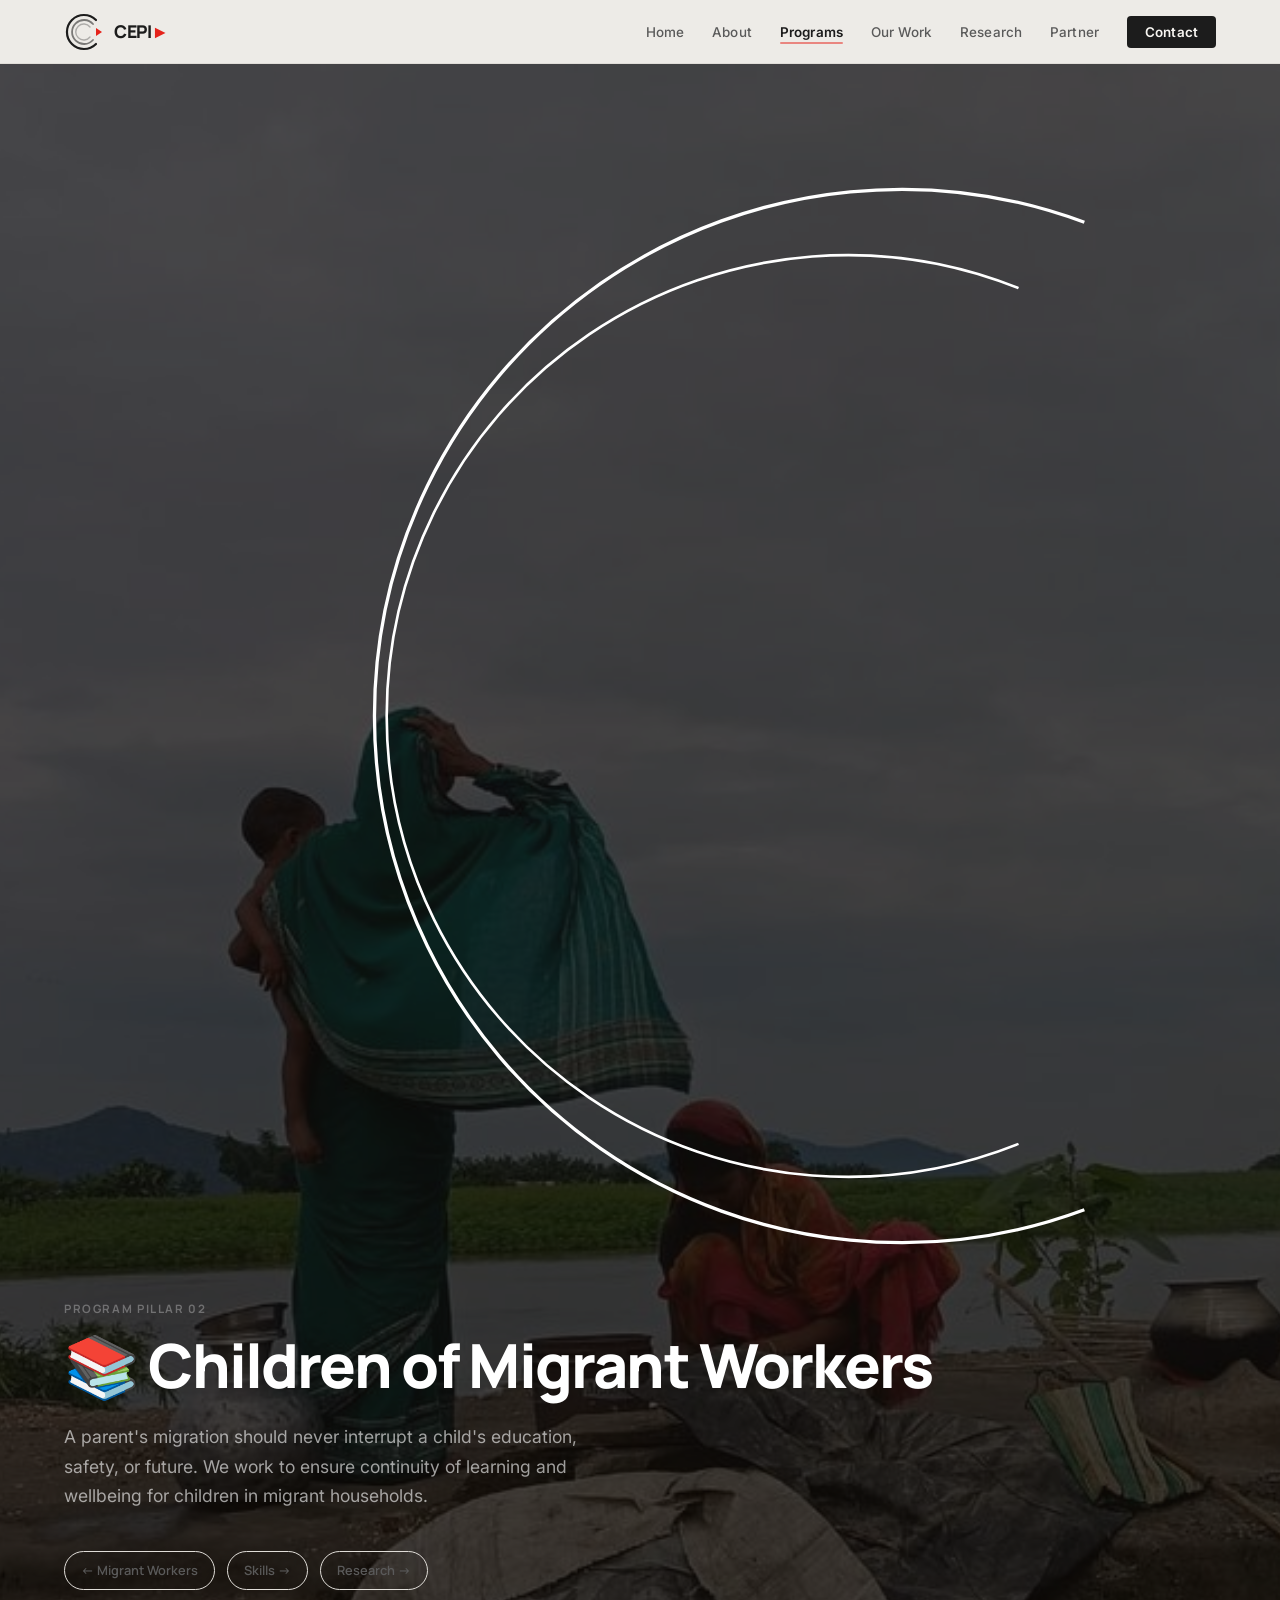
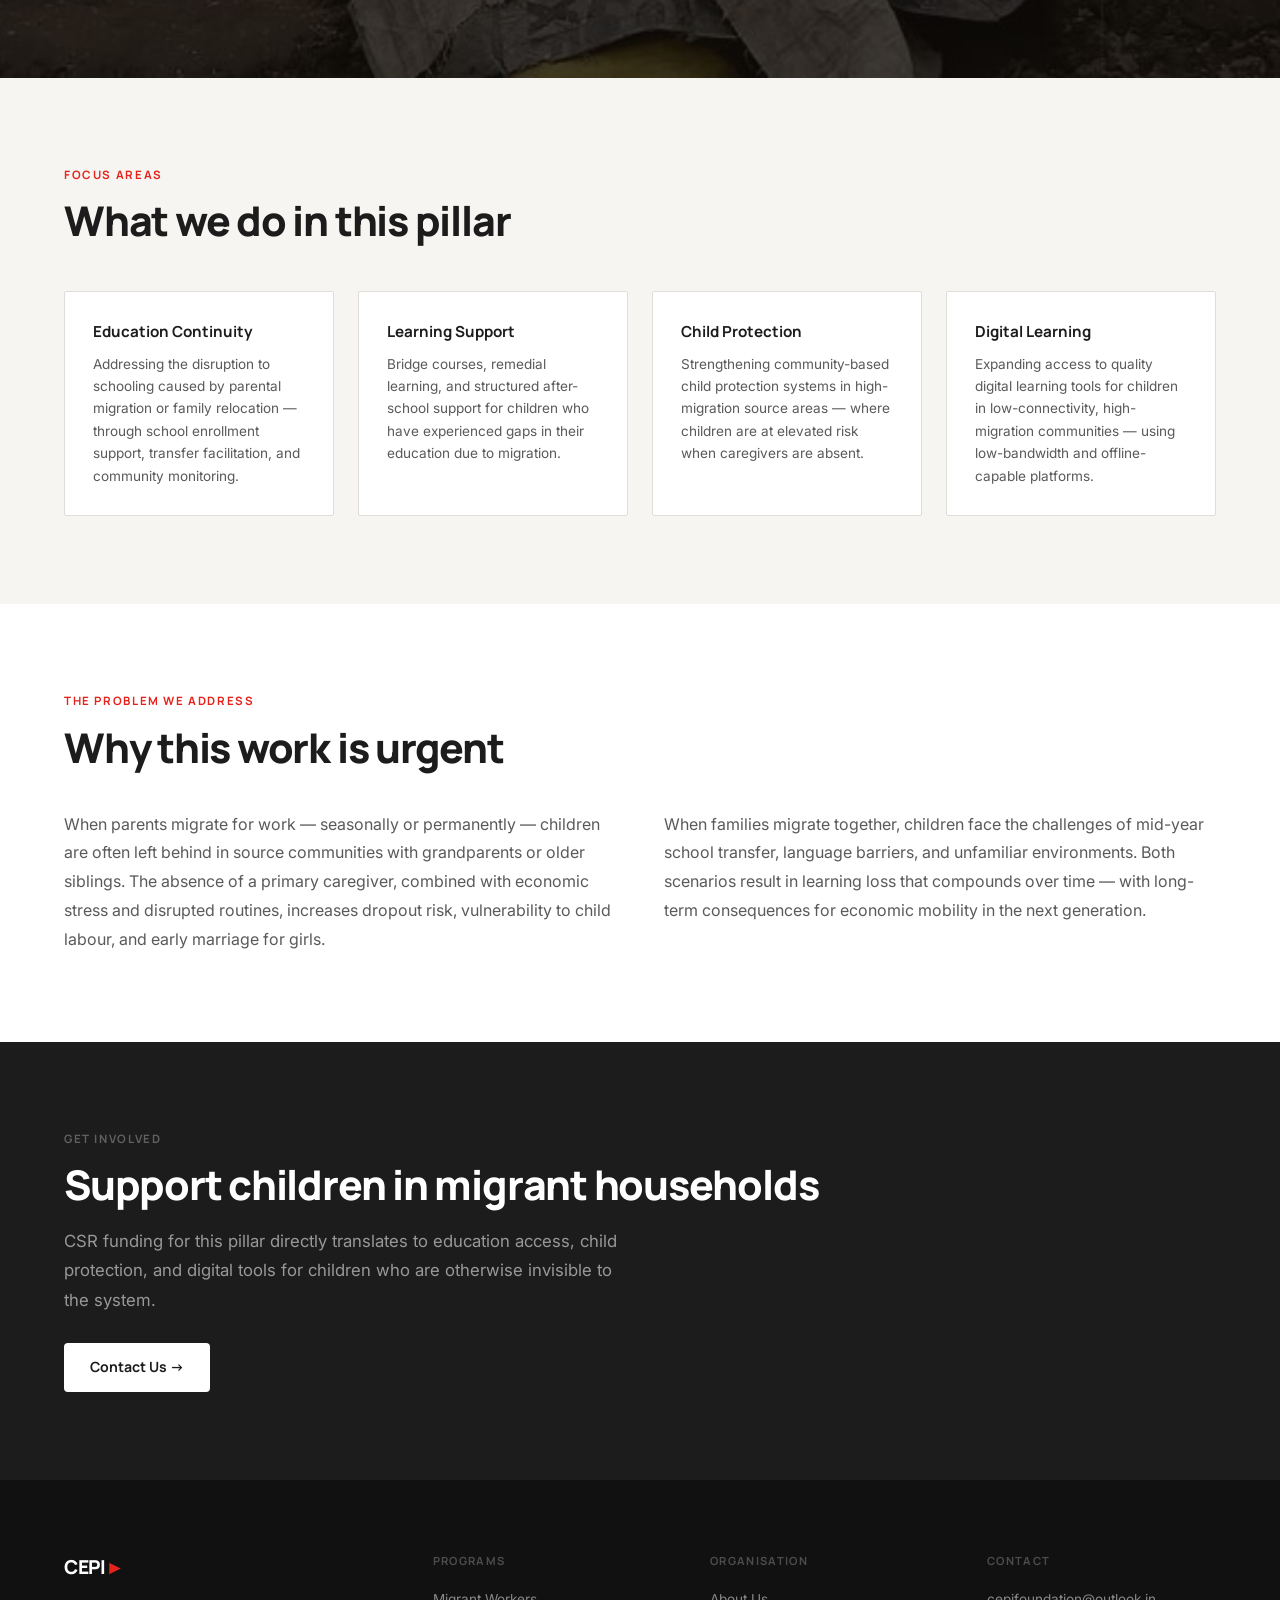
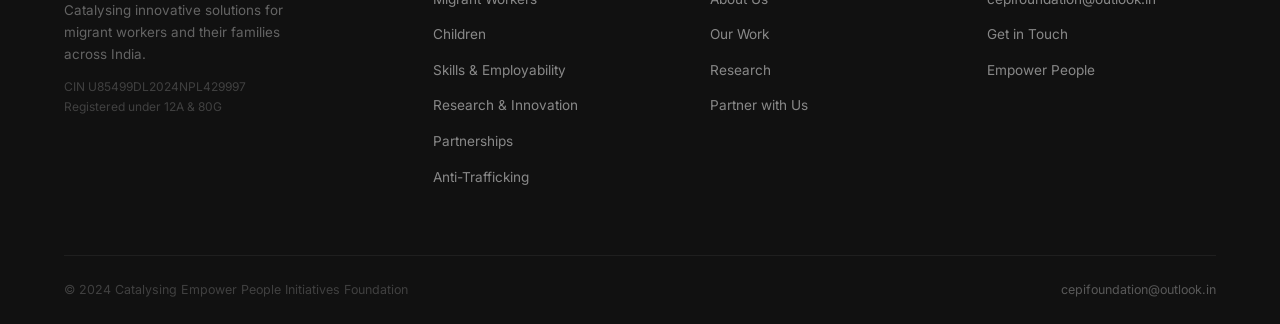
<file: p-children.html>
<!DOCTYPE html><html lang="en"><head><meta charset="UTF-8"><meta name="viewport" content="width=device-width, initial-scale=1.0">
<title>Children of Migrant Workers — CEPI Foundation</title><link rel="stylesheet" href="style.css">
<style>
.focus-grid { display:grid; grid-template-columns:repeat(auto-fill,minmax(240px,1fr)); gap:24px; margin-top:48px; }
.focus-card { padding:28px; border:1px solid var(--border); background:var(--white); border-radius:2px; }
.focus-card h4 { font-family:"Manrope",sans-serif; font-size:0.95rem; font-weight:700; margin-bottom:8px; }
.focus-card p { font-size:0.85rem; color:var(--mid); line-height:1.65; }
.approach-row { padding:32px 0; border-top:1px solid var(--border); display:grid; grid-template-columns:1fr 2fr; gap:32px; }
.approach-row:last-child { border-bottom:1px solid var(--border); }
.approach-label { font-family:"Manrope",sans-serif; font-size:0.8rem; font-weight:700; color:var(--red); }
.approach-text { font-size:0.9rem; color:var(--mid); line-height:1.7; }
.nav-pills { display:flex; gap:12px; flex-wrap:wrap; margin-top:24px; }
.nav-pill { padding:8px 16px; border:1px solid var(--border); border-radius:100px; font-size:0.8rem; font-weight:600; color:var(--mid); text-decoration:none; font-family:"Manrope",sans-serif; transition:all 0.2s; }
.nav-pill:hover { background:var(--charcoal); color:var(--white); border-color:var(--charcoal); }
</style></head><body>
<div class="photo-page-hero" style="background-image:url('children.jpg')">
  <div class="arc-bg" aria-hidden="true"><svg viewBox="0 0 700 700" fill="none"><path d="M620 50 A320 320 0 1 0 620 650" stroke="white" stroke-width="2"/><path d="M580 90 A280 280 0 1 0 580 610" stroke="white" stroke-width="1.6"/></svg></div>
  <div class="section-label">Program Pillar 02</div>
  <h1>📚 Children of Migrant Workers</h1>
  <p class="hero-sub">A parent's migration should never interrupt a child's education, safety, or future. We work to ensure continuity of learning and wellbeing for children in migrant households.</p>
  <div class="nav-pills" style="margin-top:32px;">
    <a href="p-migrant-workers.html" class="nav-pill">← Migrant Workers</a>
    <a href="p-skills.html" class="nav-pill">Skills →</a>
    <a href="research.html" class="nav-pill">Research →</a>
  </div>
</div>
<section>
  <div class="section-label">Focus Areas</div>
  <h2>What we do in this pillar</h2>
  <div class="focus-grid fade-up">
    <div class="focus-card"><h4>Education Continuity</h4><p>Addressing the disruption to schooling caused by parental migration or family relocation — through school enrollment support, transfer facilitation, and community monitoring.</p></div>
    <div class="focus-card"><h4>Learning Support</h4><p>Bridge courses, remedial learning, and structured after-school support for children who have experienced gaps in their education due to migration.</p></div>
    <div class="focus-card"><h4>Child Protection</h4><p>Strengthening community-based child protection systems in high-migration source areas — where children are at elevated risk when caregivers are absent.</p></div>
    <div class="focus-card"><h4>Digital Learning</h4><p>Expanding access to quality digital learning tools for children in low-connectivity, high-migration communities — using low-bandwidth and offline-capable platforms.</p></div>
  </div>
</section>
<section class="white-section">
  <div class="section-label">The Problem We Address</div>
  <h2>Why this work is urgent</h2>
  <div style="display:grid;grid-template-columns:1fr 1fr;gap:48px;margin-top:40px;align-items:start;">
    <p style="font-size:1rem;line-height:1.8;color:var(--mid);">When parents migrate for work — seasonally or permanently — children are often left behind in source communities with grandparents or older siblings. The absence of a primary caregiver, combined with economic stress and disrupted routines, increases dropout risk, vulnerability to child labour, and early marriage for girls.</p>
    <p style="font-size:1rem;line-height:1.8;color:var(--mid);">When families migrate together, children face the challenges of mid-year school transfer, language barriers, and unfamiliar environments. Both scenarios result in learning loss that compounds over time — with long-term consequences for economic mobility in the next generation.</p>
  </div>
</section>
<section class="dark-section">
  <div class="section-label">Get Involved</div>
  <h2>Support children in migrant households</h2>
  <p class="section-intro">CSR funding for this pillar directly translates to education access, child protection, and digital tools for children who are otherwise invisible to the system.</p>
  <a href="contact.html" class="btn-light" style="margin-top:28px;">Contact Us →</a>
</section>
<script src="components.js"></script>
<script>renderNav('programs'); renderFooter();</script>
</body></html>
</file>
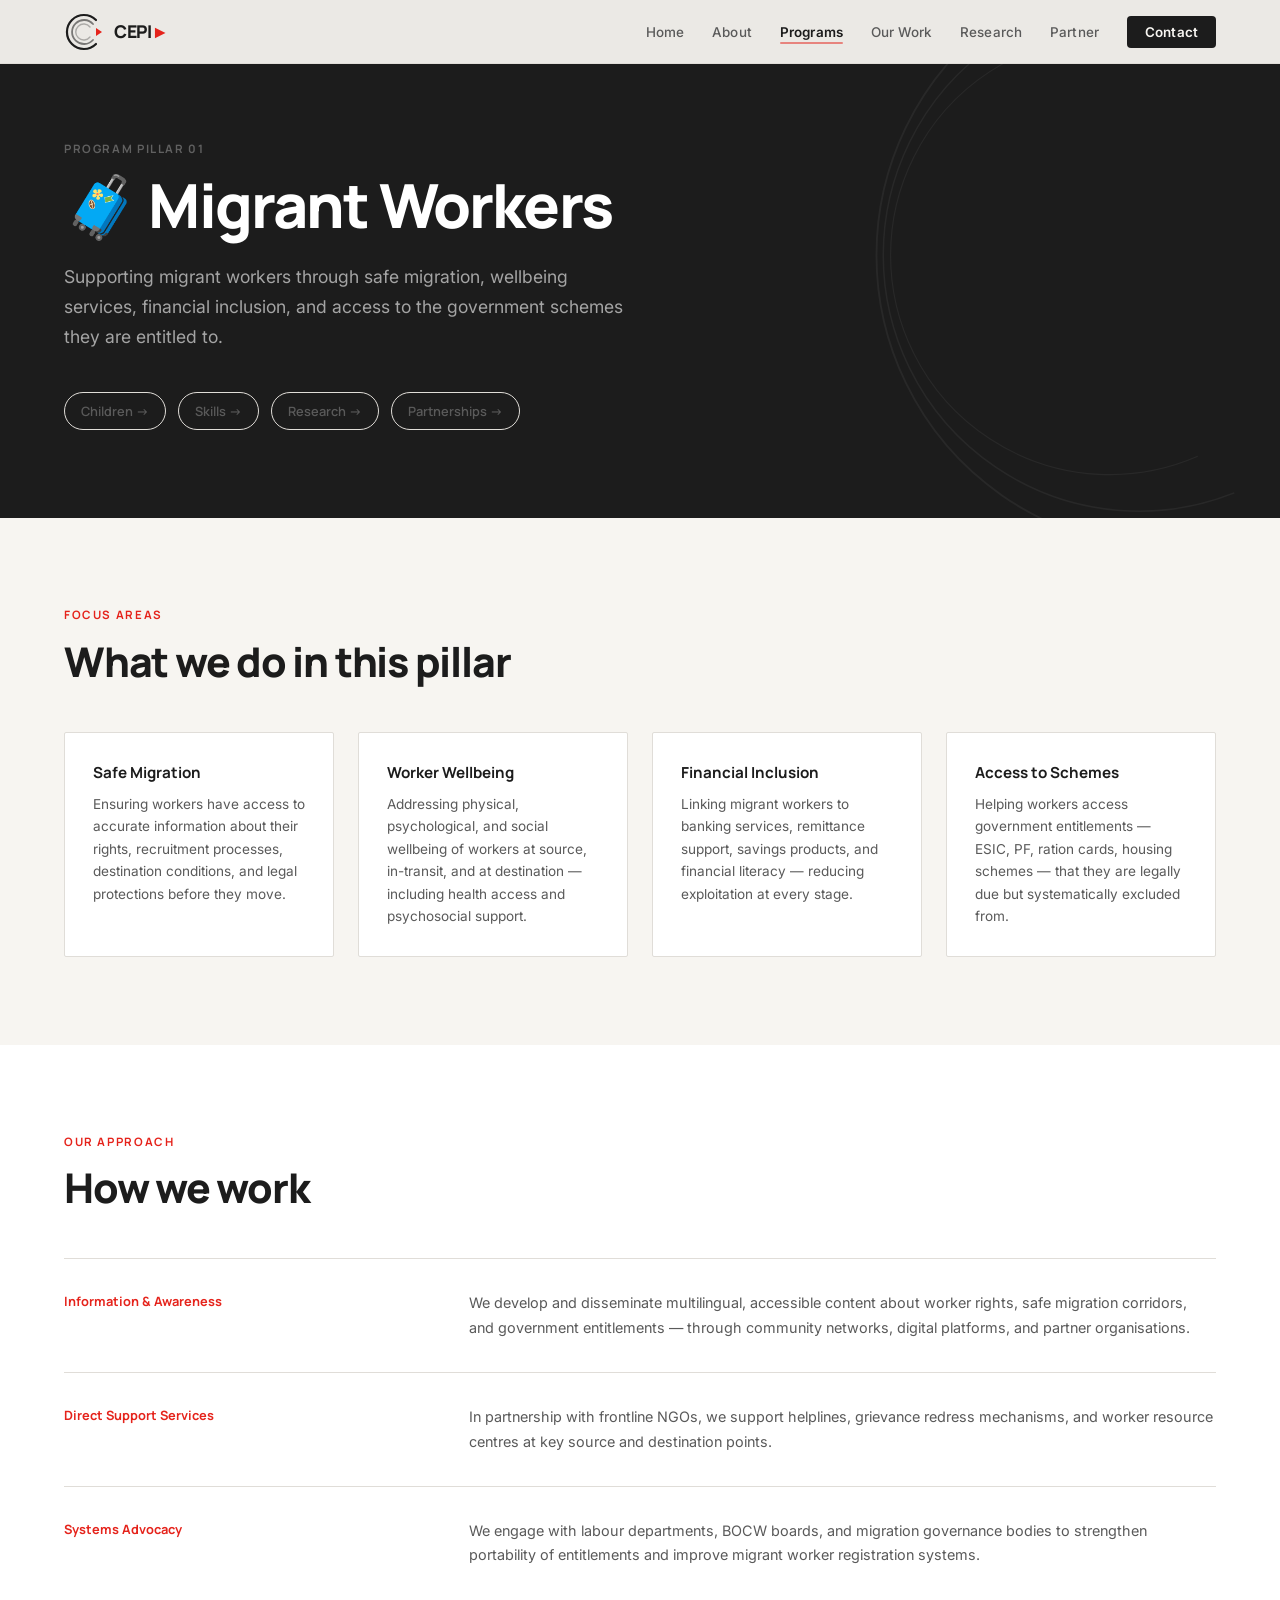
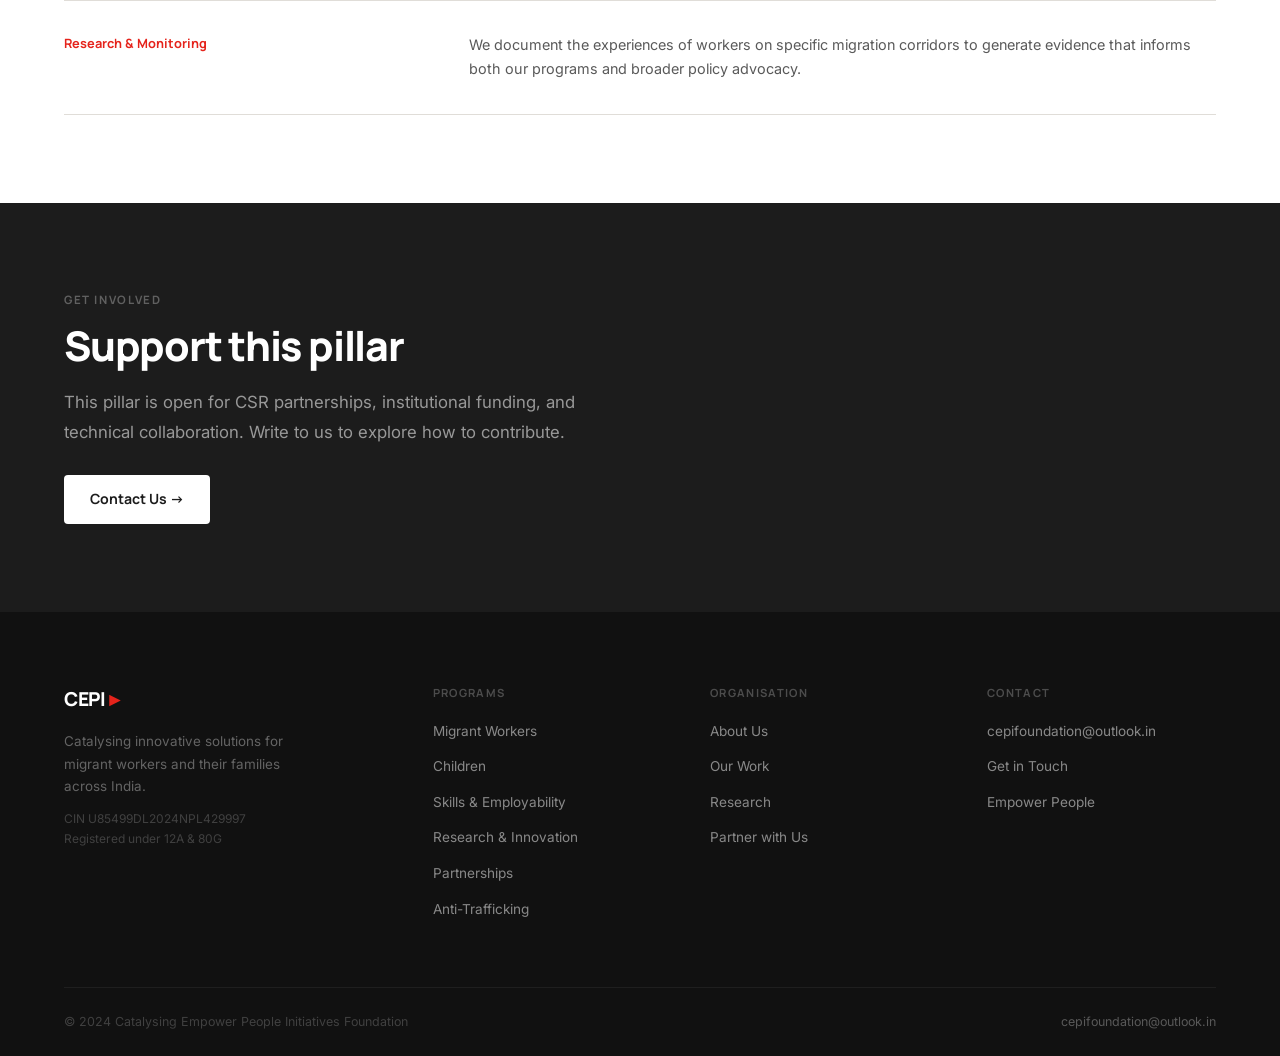
<file: p-migrant-workers.html>
<!DOCTYPE html><html lang="en"><head><meta charset="UTF-8"><meta name="viewport" content="width=device-width, initial-scale=1.0">
<title>Migrant Workers — CEPI Foundation</title><link rel="stylesheet" href="style.css">
<style>
.focus-grid { display:grid; grid-template-columns:repeat(auto-fill,minmax(240px,1fr)); gap:24px; margin-top:48px; }
.focus-card { padding:28px; border:1px solid var(--border); background:var(--white); border-radius:2px; }
.focus-card h4 { font-family:"Manrope",sans-serif; font-size:0.95rem; font-weight:700; margin-bottom:8px; }
.focus-card p { font-size:0.85rem; color:var(--mid); line-height:1.65; }
.approach-row { padding:32px 0; border-top:1px solid var(--border); display:grid; grid-template-columns:1fr 2fr; gap:32px; }
.approach-row:last-child { border-bottom:1px solid var(--border); }
.approach-label { font-family:"Manrope",sans-serif; font-size:0.8rem; font-weight:700; color:var(--red); }
.approach-text { font-size:0.9rem; color:var(--mid); line-height:1.7; }
.nav-pills { display:flex; gap:12px; flex-wrap:wrap; margin-top:24px; }
.nav-pill { padding:8px 16px; border:1px solid var(--border); border-radius:100px; font-size:0.8rem; font-weight:600; color:var(--mid); text-decoration:none; font-family:"Manrope",sans-serif; transition:all 0.2s; }
.nav-pill:hover { background:var(--charcoal); color:var(--white); border-color:var(--charcoal); }
</style></head><body>
<div class="page-hero">
  <div class="arc-bg" aria-hidden="true"><svg viewBox="0 0 700 700" fill="none"><path d="M620 50 A320 320 0 1 0 620 650" stroke="white" stroke-width="2"/><path d="M580 90 A280 280 0 1 0 580 610" stroke="white" stroke-width="1.6"/><path d="M540 130 A240 240 0 1 0 540 570" stroke="white" stroke-width="1.2"/></svg></div>
  <div class="section-label">Program Pillar 01</div>
  <h1>🧳 Migrant Workers</h1>
  <p class="hero-sub">Supporting migrant workers through safe migration, wellbeing services, financial inclusion, and access to the government schemes they are entitled to.</p>
  <div class="nav-pills" style="margin-top:32px;">
    <a href="p-children.html" class="nav-pill">Children →</a>
    <a href="p-skills.html" class="nav-pill">Skills →</a>
    <a href="research.html" class="nav-pill">Research →</a>
    <a href="p-partnerships.html" class="nav-pill">Partnerships →</a>
  </div>
</div>
<section>
  <div class="section-label">Focus Areas</div>
  <h2>What we do in this pillar</h2>
  <div class="focus-grid fade-up">
    <div class="focus-card"><h4>Safe Migration</h4><p>Ensuring workers have access to accurate information about their rights, recruitment processes, destination conditions, and legal protections before they move.</p></div>
    <div class="focus-card"><h4>Worker Wellbeing</h4><p>Addressing physical, psychological, and social wellbeing of workers at source, in-transit, and at destination — including health access and psychosocial support.</p></div>
    <div class="focus-card"><h4>Financial Inclusion</h4><p>Linking migrant workers to banking services, remittance support, savings products, and financial literacy — reducing exploitation at every stage.</p></div>
    <div class="focus-card"><h4>Access to Schemes</h4><p>Helping workers access government entitlements — ESIC, PF, ration cards, housing schemes — that they are legally due but systematically excluded from.</p></div>
  </div>
</section>
<section class="white-section">
  <div class="section-label">Our Approach</div>
  <h2>How we work</h2>
  <div style="margin-top:48px;" class="fade-up">
    <div class="approach-row"><div class="approach-label">Information &amp; Awareness</div><div class="approach-text">We develop and disseminate multilingual, accessible content about worker rights, safe migration corridors, and government entitlements — through community networks, digital platforms, and partner organisations.</div></div>
    <div class="approach-row"><div class="approach-label">Direct Support Services</div><div class="approach-text">In partnership with frontline NGOs, we support helplines, grievance redress mechanisms, and worker resource centres at key source and destination points.</div></div>
    <div class="approach-row"><div class="approach-label">Systems Advocacy</div><div class="approach-text">We engage with labour departments, BOCW boards, and migration governance bodies to strengthen portability of entitlements and improve migrant worker registration systems.</div></div>
    <div class="approach-row"><div class="approach-label">Research &amp; Monitoring</div><div class="approach-text">We document the experiences of workers on specific migration corridors to generate evidence that informs both our programs and broader policy advocacy.</div></div>
  </div>
</section>
<section class="dark-section">
  <div class="section-label">Get Involved</div>
  <h2>Support this pillar</h2>
  <p class="section-intro">This pillar is open for CSR partnerships, institutional funding, and technical collaboration. Write to us to explore how to contribute.</p>
  <a href="contact.html" class="btn-light" style="margin-top:28px;">Contact Us →</a>
</section>
<script src="components.js"></script>
<script>renderNav('programs'); renderFooter();</script>
</body></html>
</file>
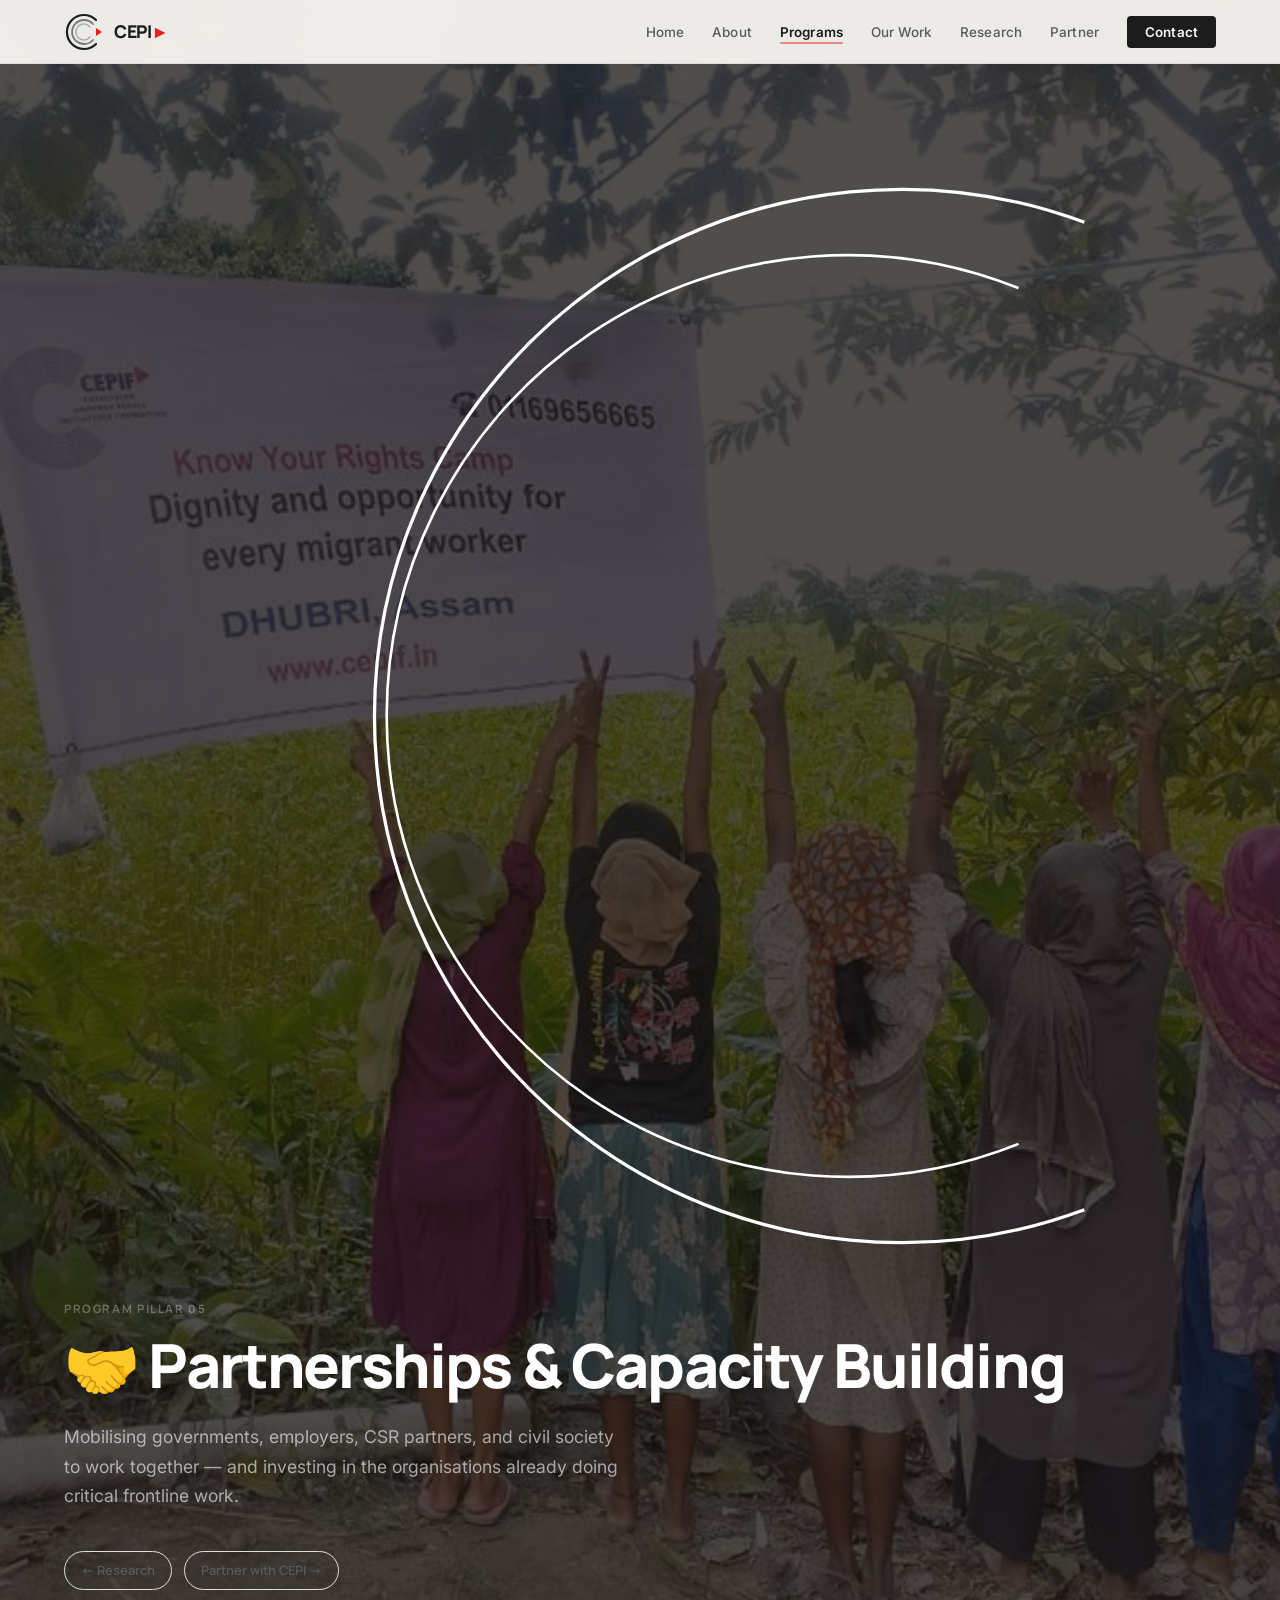
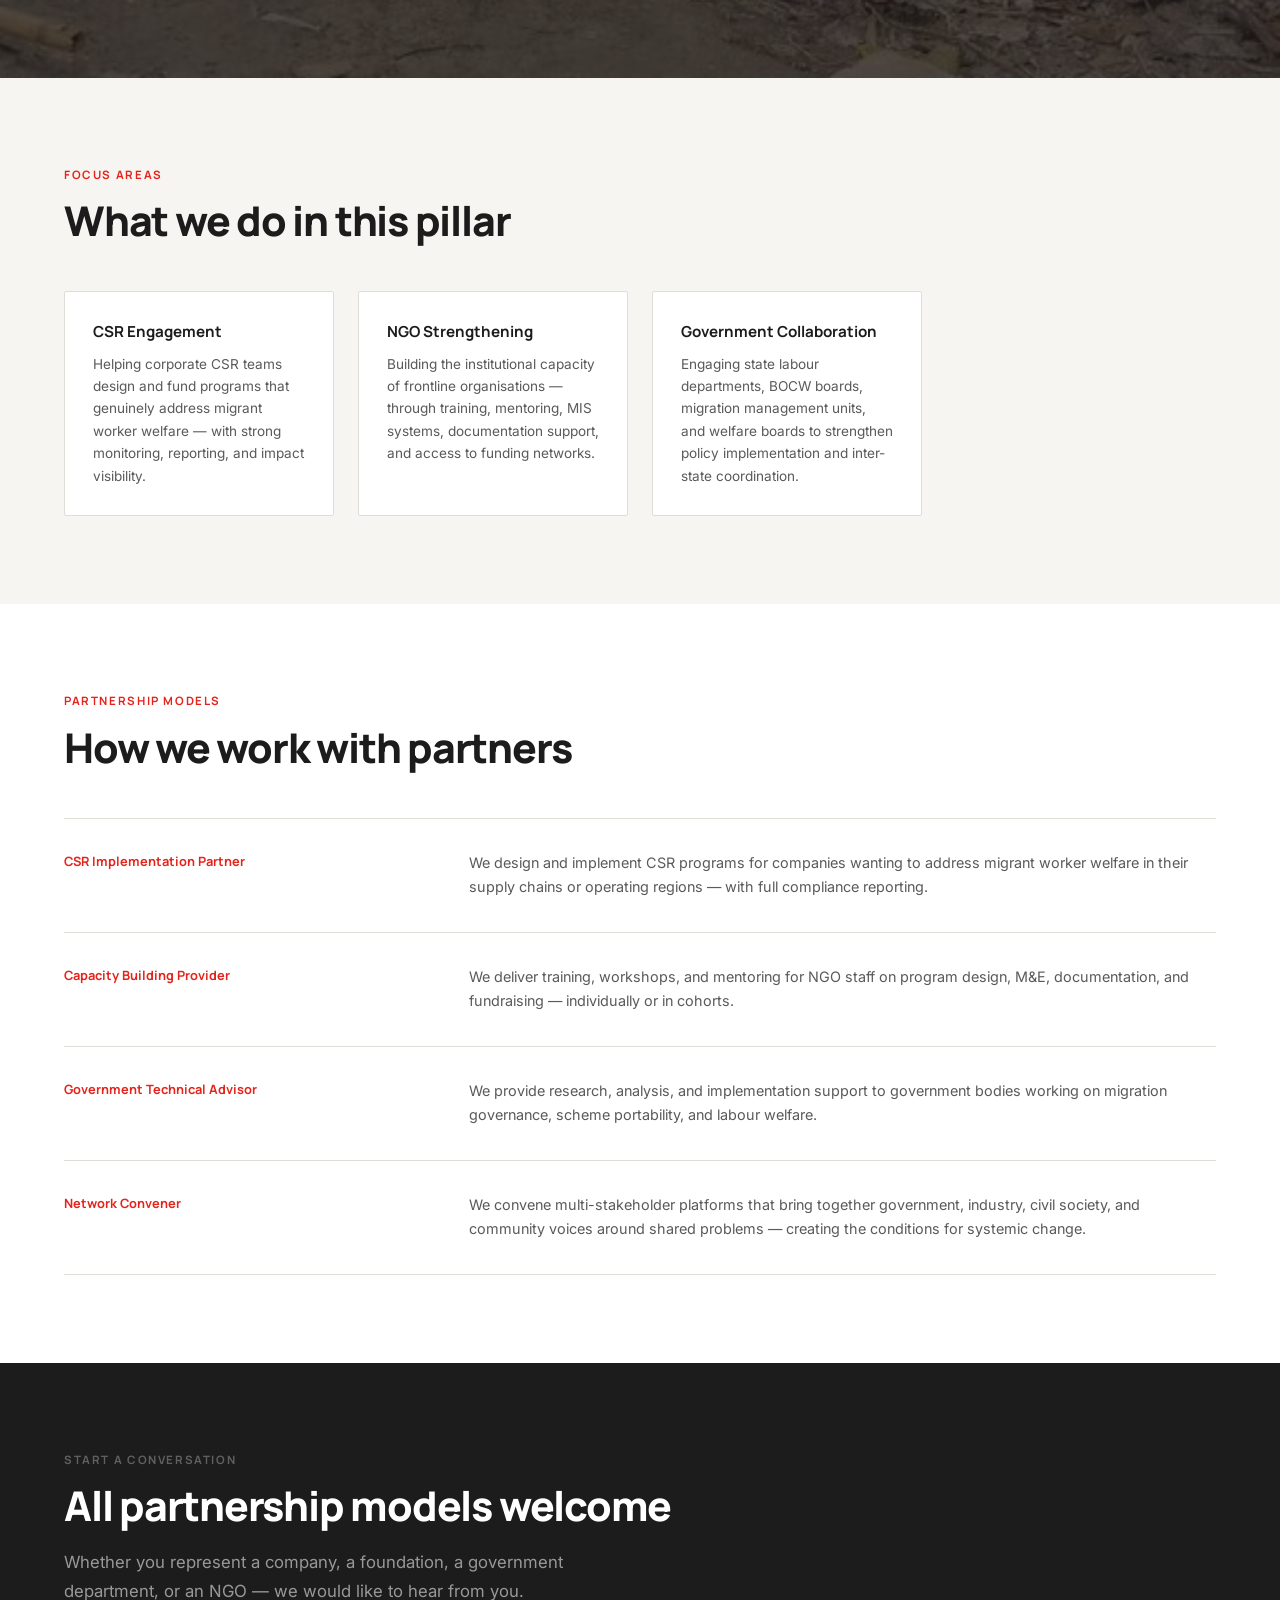
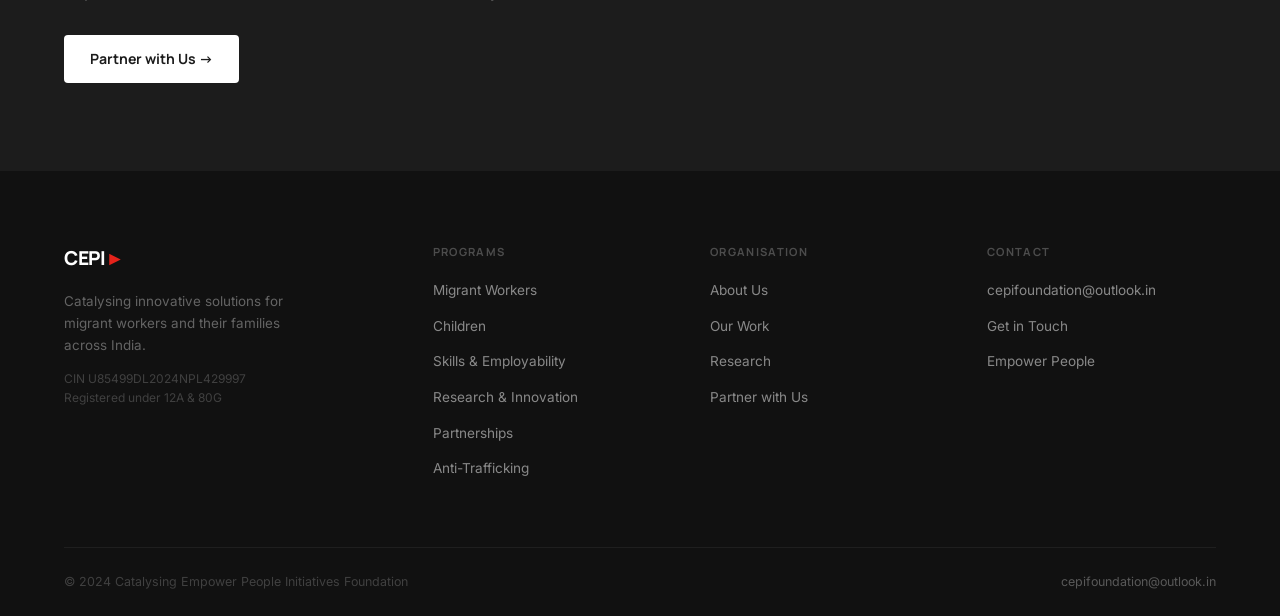
<file: p-partnerships.html>
<!DOCTYPE html><html lang="en"><head><meta charset="UTF-8"><meta name="viewport" content="width=device-width, initial-scale=1.0">
<title>Partnerships &amp; Capacity Building — CEPI Foundation</title><link rel="stylesheet" href="style.css">
<style>
.focus-grid { display:grid; grid-template-columns:repeat(auto-fill,minmax(240px,1fr)); gap:24px; margin-top:48px; }
.focus-card { padding:28px; border:1px solid var(--border); background:var(--white); border-radius:2px; }
.focus-card h4 { font-family:"Manrope",sans-serif; font-size:0.95rem; font-weight:700; margin-bottom:8px; }
.focus-card p { font-size:0.85rem; color:var(--mid); line-height:1.65; }
.approach-row { padding:32px 0; border-top:1px solid var(--border); display:grid; grid-template-columns:1fr 2fr; gap:32px; }
.approach-row:last-child { border-bottom:1px solid var(--border); }
.approach-label { font-family:"Manrope",sans-serif; font-size:0.8rem; font-weight:700; color:var(--red); }
.approach-text { font-size:0.9rem; color:var(--mid); line-height:1.7; }
.nav-pills { display:flex; gap:12px; flex-wrap:wrap; margin-top:24px; }
.nav-pill { padding:8px 16px; border:1px solid var(--border); border-radius:100px; font-size:0.8rem; font-weight:600; color:var(--mid); text-decoration:none; font-family:"Manrope",sans-serif; transition:all 0.2s; }
.nav-pill:hover { background:var(--charcoal); color:var(--white); border-color:var(--charcoal); }
</style></head><body>
<div class="photo-page-hero" style="background-image:url('impact.jpg')">
  <div class="arc-bg" aria-hidden="true"><svg viewBox="0 0 700 700" fill="none"><path d="M620 50 A320 320 0 1 0 620 650" stroke="white" stroke-width="2"/><path d="M580 90 A280 280 0 1 0 580 610" stroke="white" stroke-width="1.6"/></svg></div>
  <div class="section-label">Program Pillar 05</div>
  <h1>🤝 Partnerships &amp; Capacity Building</h1>
  <p class="hero-sub">Mobilising governments, employers, CSR partners, and civil society to work together — and investing in the organisations already doing critical frontline work.</p>
  <div class="nav-pills" style="margin-top:32px;">
    <a href="research.html" class="nav-pill">← Research</a>
    <a href="partner.html" class="nav-pill">Partner with CEPI →</a>
  </div>
</div>
<section>
  <div class="section-label">Focus Areas</div>
  <h2>What we do in this pillar</h2>
  <div class="focus-grid fade-up">
    <div class="focus-card"><h4>CSR Engagement</h4><p>Helping corporate CSR teams design and fund programs that genuinely address migrant worker welfare — with strong monitoring, reporting, and impact visibility.</p></div>
    <div class="focus-card"><h4>NGO Strengthening</h4><p>Building the institutional capacity of frontline organisations — through training, mentoring, MIS systems, documentation support, and access to funding networks.</p></div>
    <div class="focus-card"><h4>Government Collaboration</h4><p>Engaging state labour departments, BOCW boards, migration management units, and welfare boards to strengthen policy implementation and inter-state coordination.</p></div>
  </div>
</section>
<section class="white-section">
  <div class="section-label">Partnership Models</div>
  <h2>How we work with partners</h2>
  <div style="margin-top:48px;" class="fade-up">
    <div class="approach-row"><div class="approach-label">CSR Implementation Partner</div><div class="approach-text">We design and implement CSR programs for companies wanting to address migrant worker welfare in their supply chains or operating regions — with full compliance reporting.</div></div>
    <div class="approach-row"><div class="approach-label">Capacity Building Provider</div><div class="approach-text">We deliver training, workshops, and mentoring for NGO staff on program design, M&amp;E, documentation, and fundraising — individually or in cohorts.</div></div>
    <div class="approach-row"><div class="approach-label">Government Technical Advisor</div><div class="approach-text">We provide research, analysis, and implementation support to government bodies working on migration governance, scheme portability, and labour welfare.</div></div>
    <div class="approach-row"><div class="approach-label">Network Convener</div><div class="approach-text">We convene multi-stakeholder platforms that bring together government, industry, civil society, and community voices around shared problems — creating the conditions for systemic change.</div></div>
  </div>
</section>
<section class="dark-section">
  <div class="section-label">Start a Conversation</div>
  <h2>All partnership models welcome</h2>
  <p class="section-intro">Whether you represent a company, a foundation, a government department, or an NGO — we would like to hear from you.</p>
  <a href="partner.html" class="btn-light" style="margin-top:28px;">Partner with Us →</a>
</section>
<script src="components.js"></script>
<script>renderNav('programs'); renderFooter();</script>
</body></html>
</file>
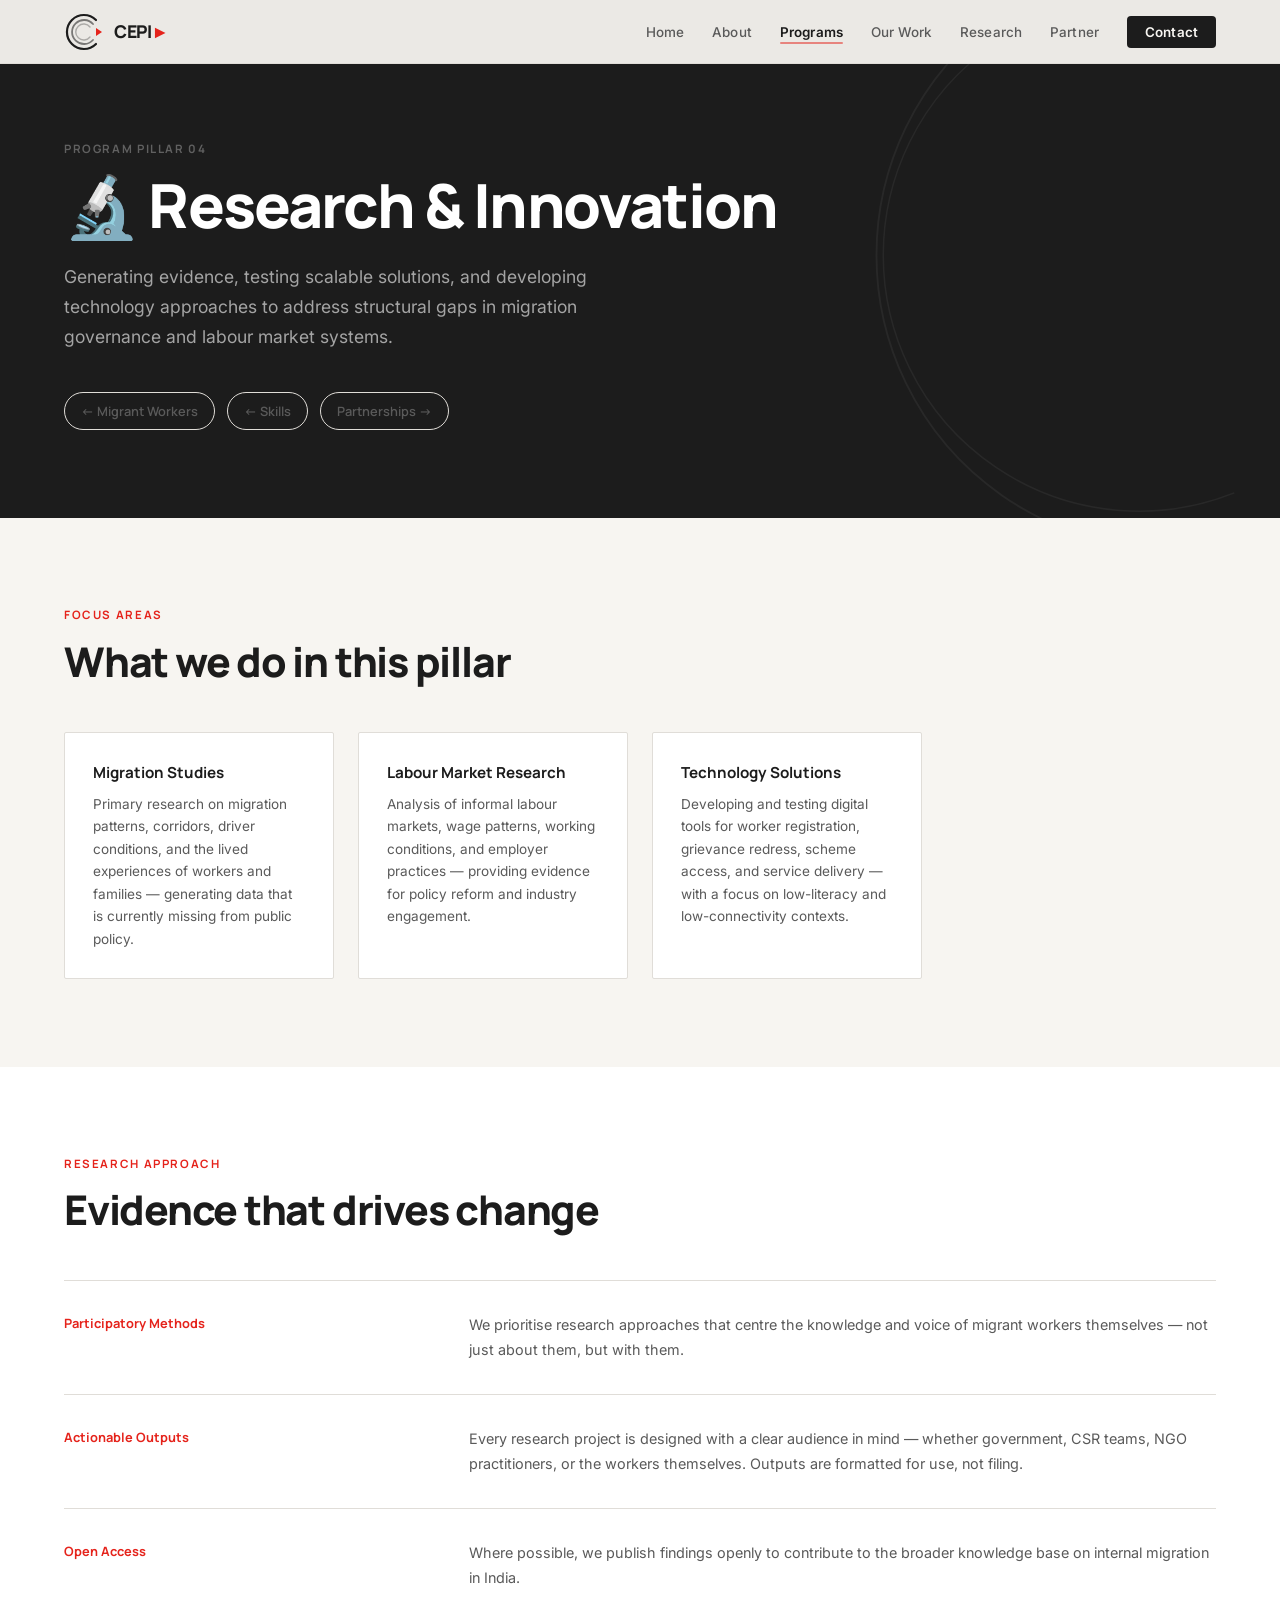
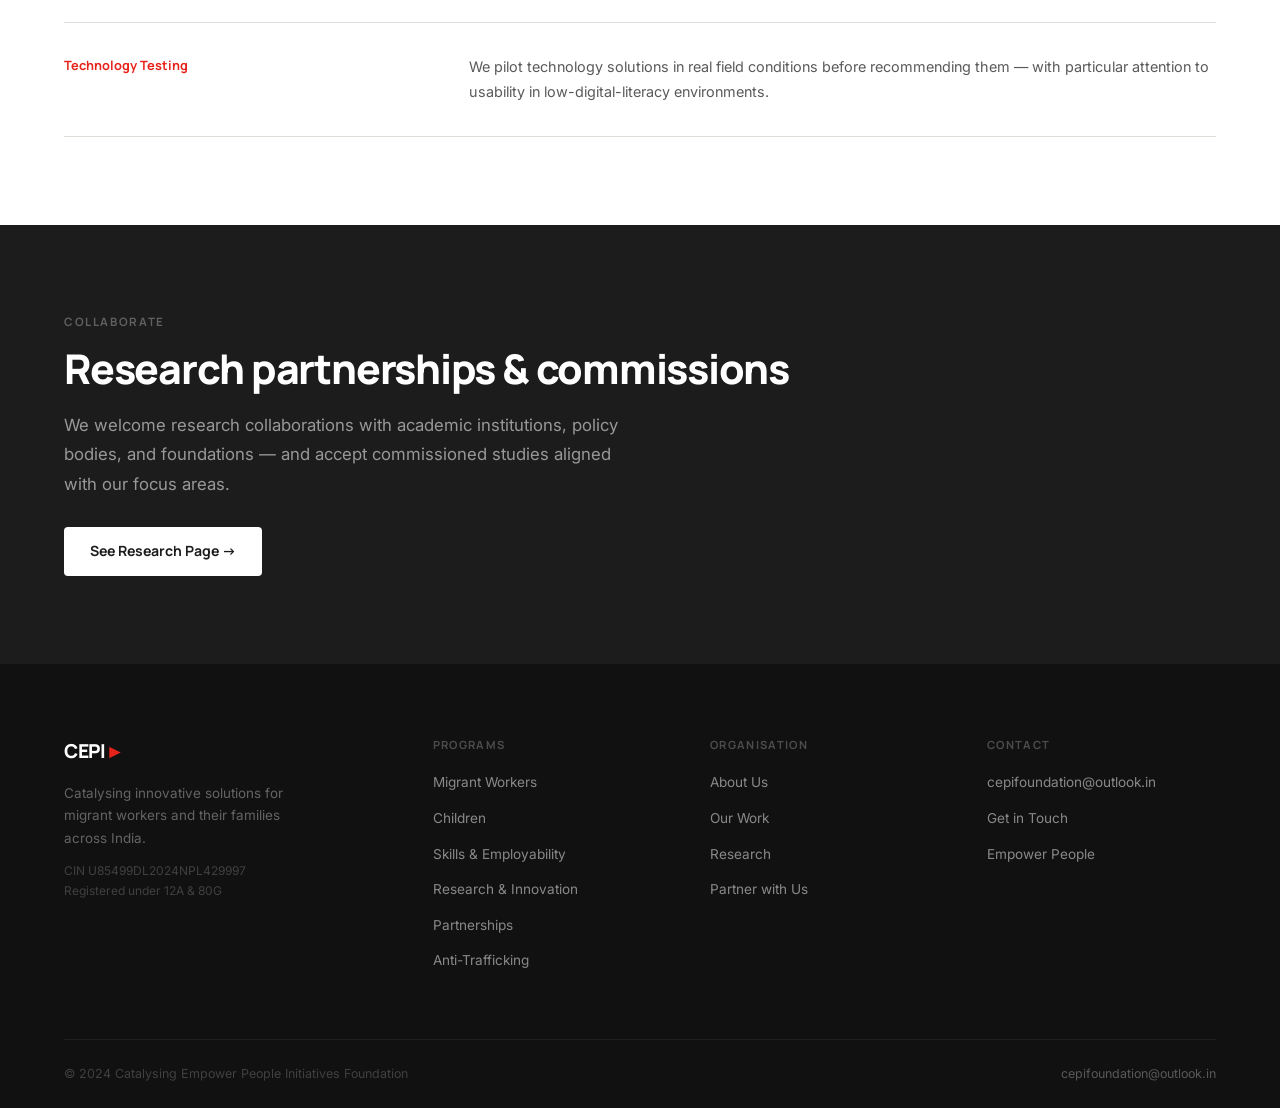
<file: p-research.html>
<!DOCTYPE html><html lang="en"><head><meta charset="UTF-8"><meta name="viewport" content="width=device-width, initial-scale=1.0">
<title>Research &amp; Innovation — CEPI Foundation</title><link rel="stylesheet" href="style.css">
<style>
.focus-grid { display:grid; grid-template-columns:repeat(auto-fill,minmax(240px,1fr)); gap:24px; margin-top:48px; }
.focus-card { padding:28px; border:1px solid var(--border); background:var(--white); border-radius:2px; }
.focus-card h4 { font-family:"Manrope",sans-serif; font-size:0.95rem; font-weight:700; margin-bottom:8px; }
.focus-card p { font-size:0.85rem; color:var(--mid); line-height:1.65; }
.approach-row { padding:32px 0; border-top:1px solid var(--border); display:grid; grid-template-columns:1fr 2fr; gap:32px; }
.approach-row:last-child { border-bottom:1px solid var(--border); }
.approach-label { font-family:"Manrope",sans-serif; font-size:0.8rem; font-weight:700; color:var(--red); }
.approach-text { font-size:0.9rem; color:var(--mid); line-height:1.7; }
.nav-pills { display:flex; gap:12px; flex-wrap:wrap; margin-top:24px; }
.nav-pill { padding:8px 16px; border:1px solid var(--border); border-radius:100px; font-size:0.8rem; font-weight:600; color:var(--mid); text-decoration:none; font-family:"Manrope",sans-serif; transition:all 0.2s; }
.nav-pill:hover { background:var(--charcoal); color:var(--white); border-color:var(--charcoal); }
</style></head><body>
<div class="page-hero">
  <div class="arc-bg" aria-hidden="true"><svg viewBox="0 0 700 700" fill="none"><path d="M620 50 A320 320 0 1 0 620 650" stroke="white" stroke-width="2"/><path d="M580 90 A280 280 0 1 0 580 610" stroke="white" stroke-width="1.6"/></svg></div>
  <div class="section-label">Program Pillar 04</div>
  <h1>🔬 Research &amp; Innovation</h1>
  <p class="hero-sub">Generating evidence, testing scalable solutions, and developing technology approaches to address structural gaps in migration governance and labour market systems.</p>
  <div class="nav-pills" style="margin-top:32px;">
    <a href="p-migrant-workers.html" class="nav-pill">← Migrant Workers</a>
    <a href="p-skills.html" class="nav-pill">← Skills</a>
    <a href="p-partnerships.html" class="nav-pill">Partnerships →</a>
  </div>
</div>
<section>
  <div class="section-label">Focus Areas</div>
  <h2>What we do in this pillar</h2>
  <div class="focus-grid fade-up">
    <div class="focus-card"><h4>Migration Studies</h4><p>Primary research on migration patterns, corridors, driver conditions, and the lived experiences of workers and families — generating data that is currently missing from public policy.</p></div>
    <div class="focus-card"><h4>Labour Market Research</h4><p>Analysis of informal labour markets, wage patterns, working conditions, and employer practices — providing evidence for policy reform and industry engagement.</p></div>
    <div class="focus-card"><h4>Technology Solutions</h4><p>Developing and testing digital tools for worker registration, grievance redress, scheme access, and service delivery — with a focus on low-literacy and low-connectivity contexts.</p></div>
  </div>
</section>
<section class="white-section">
  <div class="section-label">Research Approach</div>
  <h2>Evidence that drives change</h2>
  <div style="margin-top:48px;" class="fade-up">
    <div class="approach-row"><div class="approach-label">Participatory Methods</div><div class="approach-text">We prioritise research approaches that centre the knowledge and voice of migrant workers themselves — not just about them, but with them.</div></div>
    <div class="approach-row"><div class="approach-label">Actionable Outputs</div><div class="approach-text">Every research project is designed with a clear audience in mind — whether government, CSR teams, NGO practitioners, or the workers themselves. Outputs are formatted for use, not filing.</div></div>
    <div class="approach-row"><div class="approach-label">Open Access</div><div class="approach-text">Where possible, we publish findings openly to contribute to the broader knowledge base on internal migration in India.</div></div>
    <div class="approach-row"><div class="approach-label">Technology Testing</div><div class="approach-text">We pilot technology solutions in real field conditions before recommending them — with particular attention to usability in low-digital-literacy environments.</div></div>
  </div>
</section>
<section class="dark-section">
  <div class="section-label">Collaborate</div>
  <h2>Research partnerships &amp; commissions</h2>
  <p class="section-intro">We welcome research collaborations with academic institutions, policy bodies, and foundations — and accept commissioned studies aligned with our focus areas.</p>
  <a href="research.html" class="btn-light" style="margin-top:28px;">See Research Page →</a>
</section>
<script src="components.js"></script>
<script>renderNav('programs'); renderFooter();</script>
</body></html>
</file>
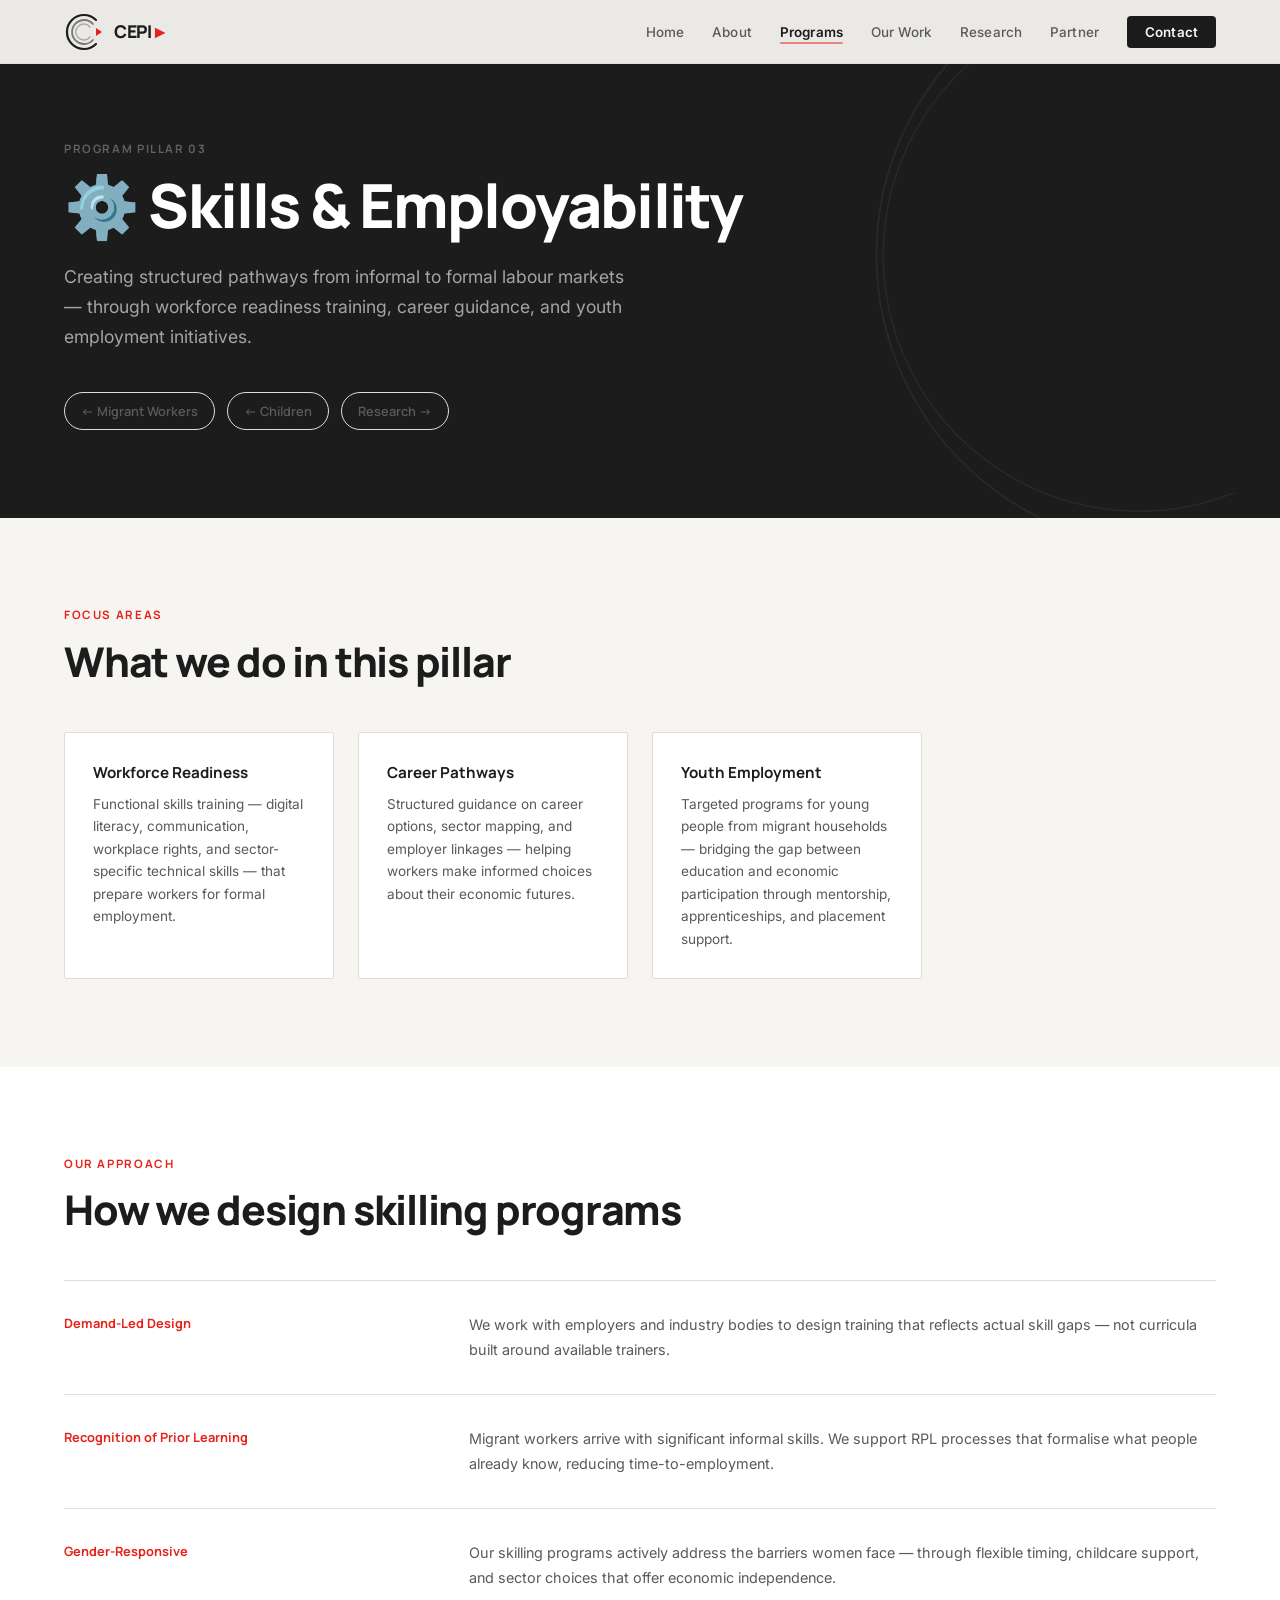
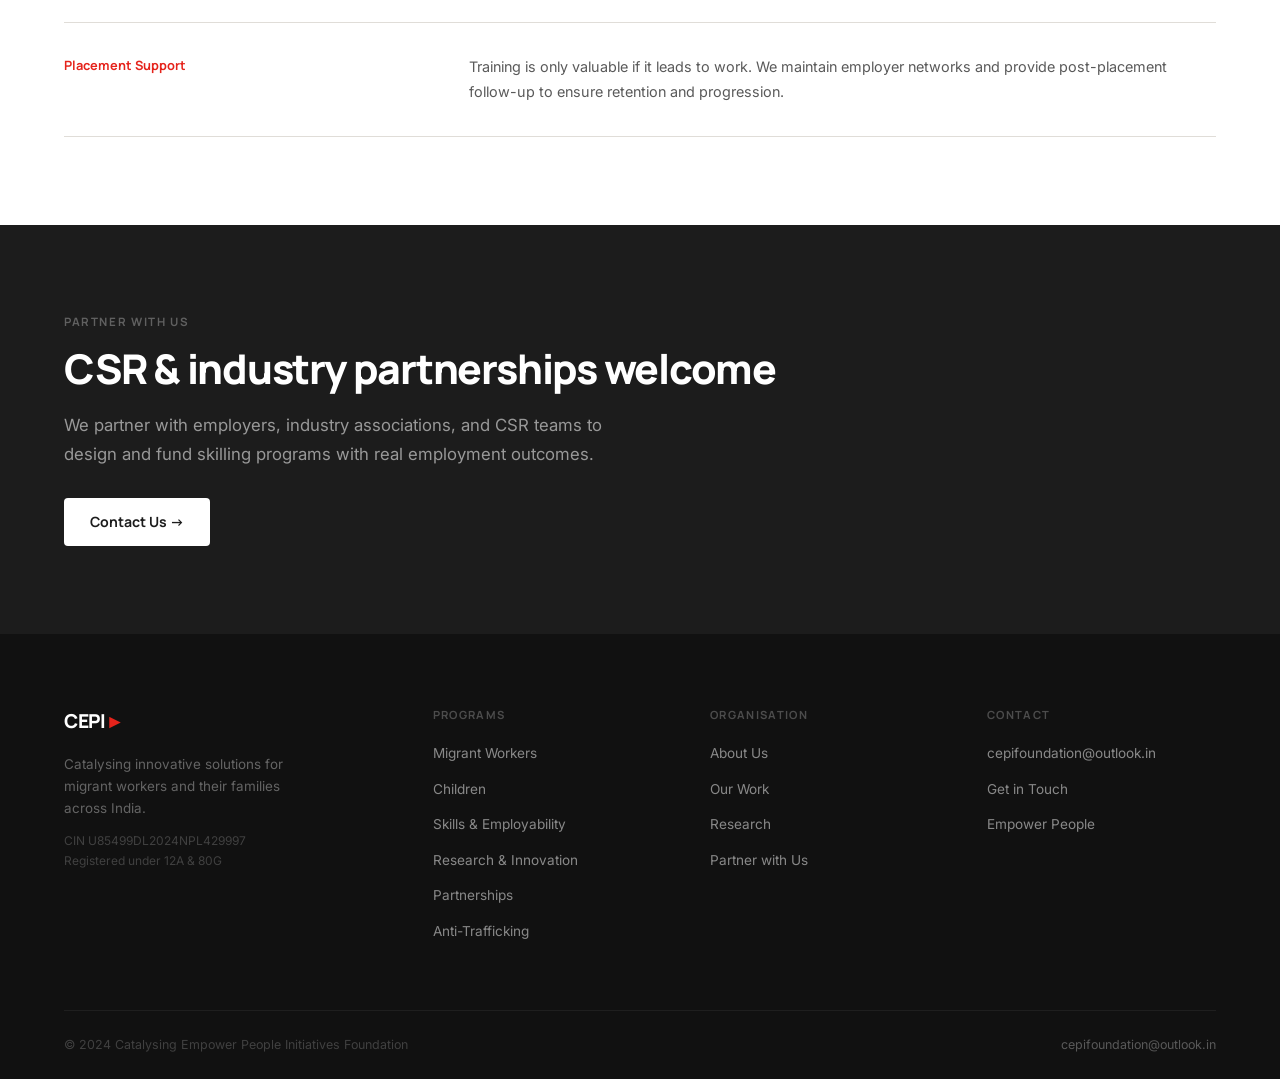
<file: p-skills.html>
<!DOCTYPE html><html lang="en"><head><meta charset="UTF-8"><meta name="viewport" content="width=device-width, initial-scale=1.0">
<title>Skills &amp; Employability — CEPI Foundation</title><link rel="stylesheet" href="style.css">
<style>
.focus-grid { display:grid; grid-template-columns:repeat(auto-fill,minmax(240px,1fr)); gap:24px; margin-top:48px; }
.focus-card { padding:28px; border:1px solid var(--border); background:var(--white); border-radius:2px; }
.focus-card h4 { font-family:"Manrope",sans-serif; font-size:0.95rem; font-weight:700; margin-bottom:8px; }
.focus-card p { font-size:0.85rem; color:var(--mid); line-height:1.65; }
.approach-row { padding:32px 0; border-top:1px solid var(--border); display:grid; grid-template-columns:1fr 2fr; gap:32px; }
.approach-row:last-child { border-bottom:1px solid var(--border); }
.approach-label { font-family:"Manrope",sans-serif; font-size:0.8rem; font-weight:700; color:var(--red); }
.approach-text { font-size:0.9rem; color:var(--mid); line-height:1.7; }
.nav-pills { display:flex; gap:12px; flex-wrap:wrap; margin-top:24px; }
.nav-pill { padding:8px 16px; border:1px solid var(--border); border-radius:100px; font-size:0.8rem; font-weight:600; color:var(--mid); text-decoration:none; font-family:"Manrope",sans-serif; transition:all 0.2s; }
.nav-pill:hover { background:var(--charcoal); color:var(--white); border-color:var(--charcoal); }
</style></head><body>
<div class="page-hero">
  <div class="arc-bg" aria-hidden="true"><svg viewBox="0 0 700 700" fill="none"><path d="M620 50 A320 320 0 1 0 620 650" stroke="white" stroke-width="2"/><path d="M580 90 A280 280 0 1 0 580 610" stroke="white" stroke-width="1.6"/></svg></div>
  <div class="section-label">Program Pillar 03</div>
  <h1>⚙️ Skills &amp; Employability</h1>
  <p class="hero-sub">Creating structured pathways from informal to formal labour markets — through workforce readiness training, career guidance, and youth employment initiatives.</p>
  <div class="nav-pills" style="margin-top:32px;">
    <a href="p-migrant-workers.html" class="nav-pill">← Migrant Workers</a>
    <a href="p-children.html" class="nav-pill">← Children</a>
    <a href="research.html" class="nav-pill">Research →</a>
  </div>
</div>
<section>
  <div class="section-label">Focus Areas</div>
  <h2>What we do in this pillar</h2>
  <div class="focus-grid fade-up">
    <div class="focus-card"><h4>Workforce Readiness</h4><p>Functional skills training — digital literacy, communication, workplace rights, and sector-specific technical skills — that prepare workers for formal employment.</p></div>
    <div class="focus-card"><h4>Career Pathways</h4><p>Structured guidance on career options, sector mapping, and employer linkages — helping workers make informed choices about their economic futures.</p></div>
    <div class="focus-card"><h4>Youth Employment</h4><p>Targeted programs for young people from migrant households — bridging the gap between education and economic participation through mentorship, apprenticeships, and placement support.</p></div>
  </div>
</section>
<section class="white-section">
  <div class="section-label">Our Approach</div>
  <h2>How we design skilling programs</h2>
  <div style="margin-top:48px;" class="fade-up">
    <div class="approach-row"><div class="approach-label">Demand-Led Design</div><div class="approach-text">We work with employers and industry bodies to design training that reflects actual skill gaps — not curricula built around available trainers.</div></div>
    <div class="approach-row"><div class="approach-label">Recognition of Prior Learning</div><div class="approach-text">Migrant workers arrive with significant informal skills. We support RPL processes that formalise what people already know, reducing time-to-employment.</div></div>
    <div class="approach-row"><div class="approach-label">Gender-Responsive</div><div class="approach-text">Our skilling programs actively address the barriers women face — through flexible timing, childcare support, and sector choices that offer economic independence.</div></div>
    <div class="approach-row"><div class="approach-label">Placement Support</div><div class="approach-text">Training is only valuable if it leads to work. We maintain employer networks and provide post-placement follow-up to ensure retention and progression.</div></div>
  </div>
</section>
<section class="dark-section">
  <div class="section-label">Partner with Us</div>
  <h2>CSR &amp; industry partnerships welcome</h2>
  <p class="section-intro">We partner with employers, industry associations, and CSR teams to design and fund skilling programs with real employment outcomes.</p>
  <a href="contact.html" class="btn-light" style="margin-top:28px;">Contact Us →</a>
</section>
<script src="components.js"></script>
<script>renderNav('programs'); renderFooter();</script>
</body></html>
</file>
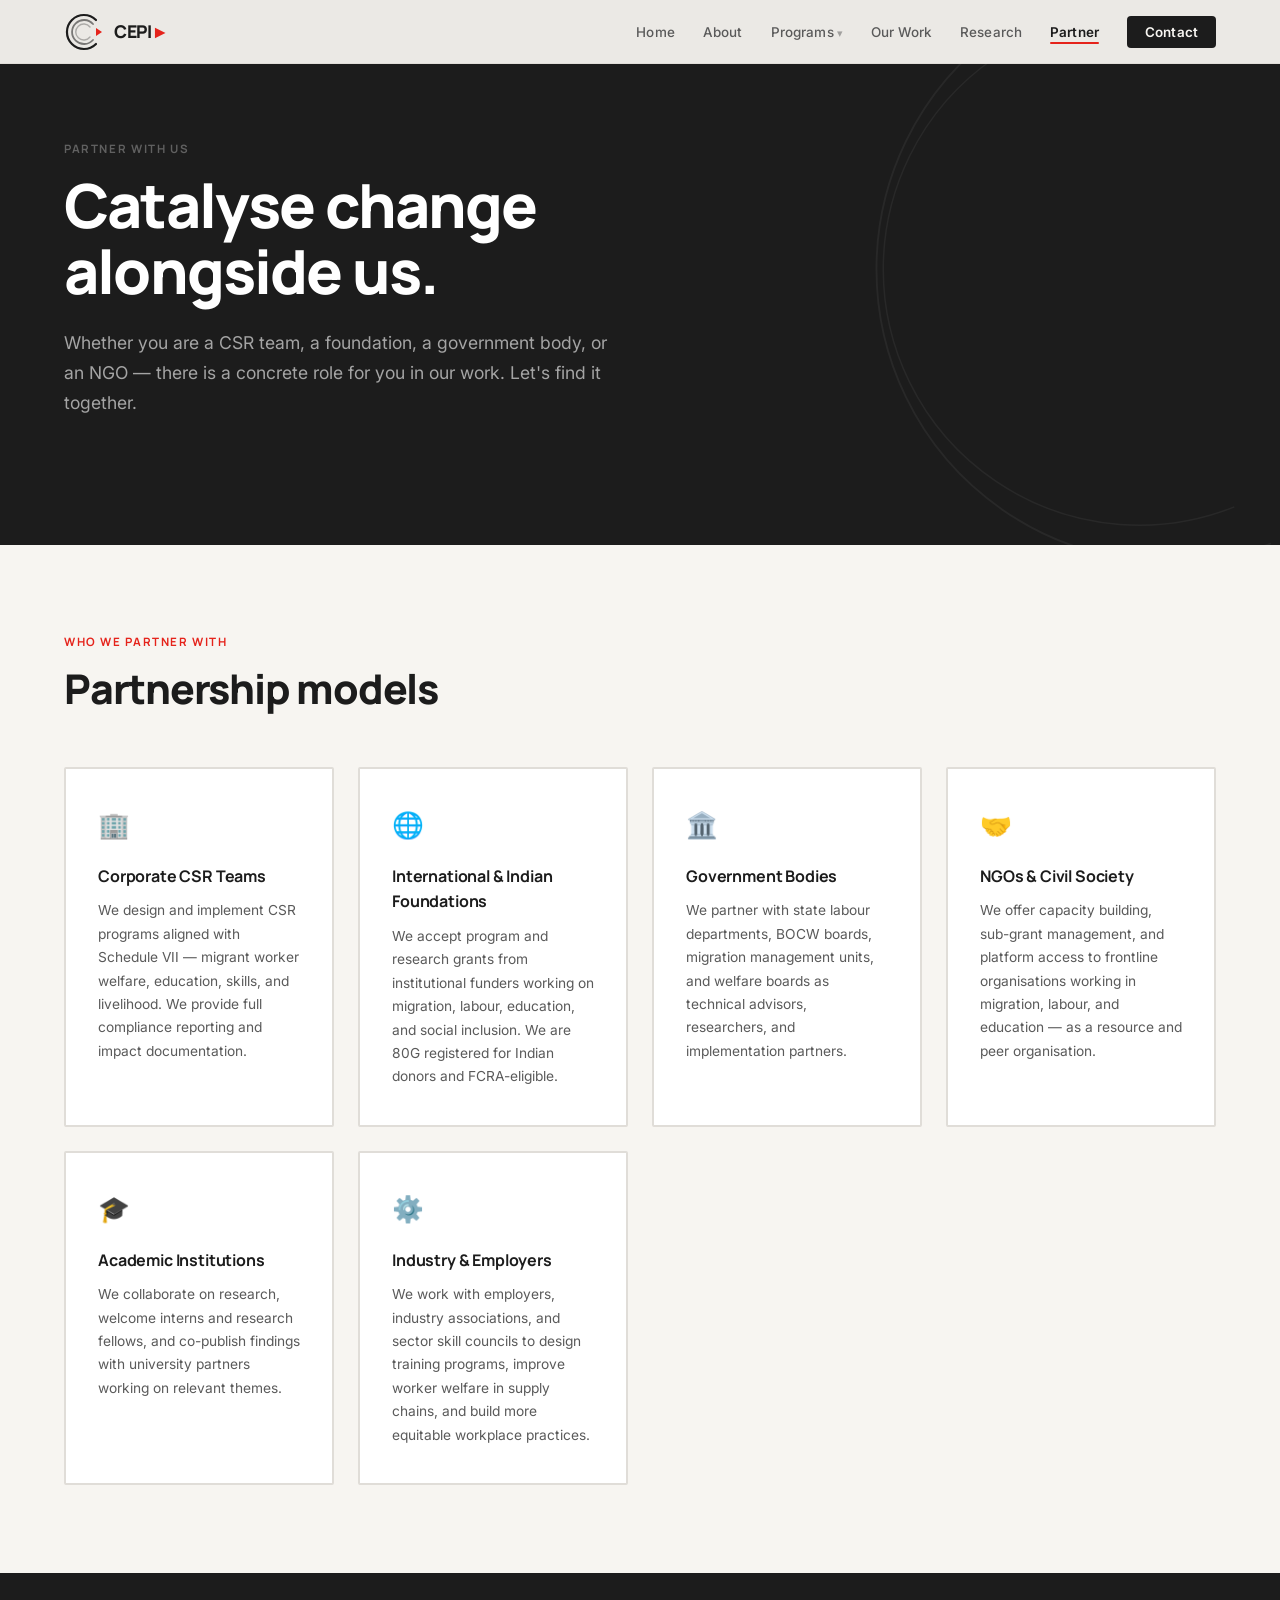
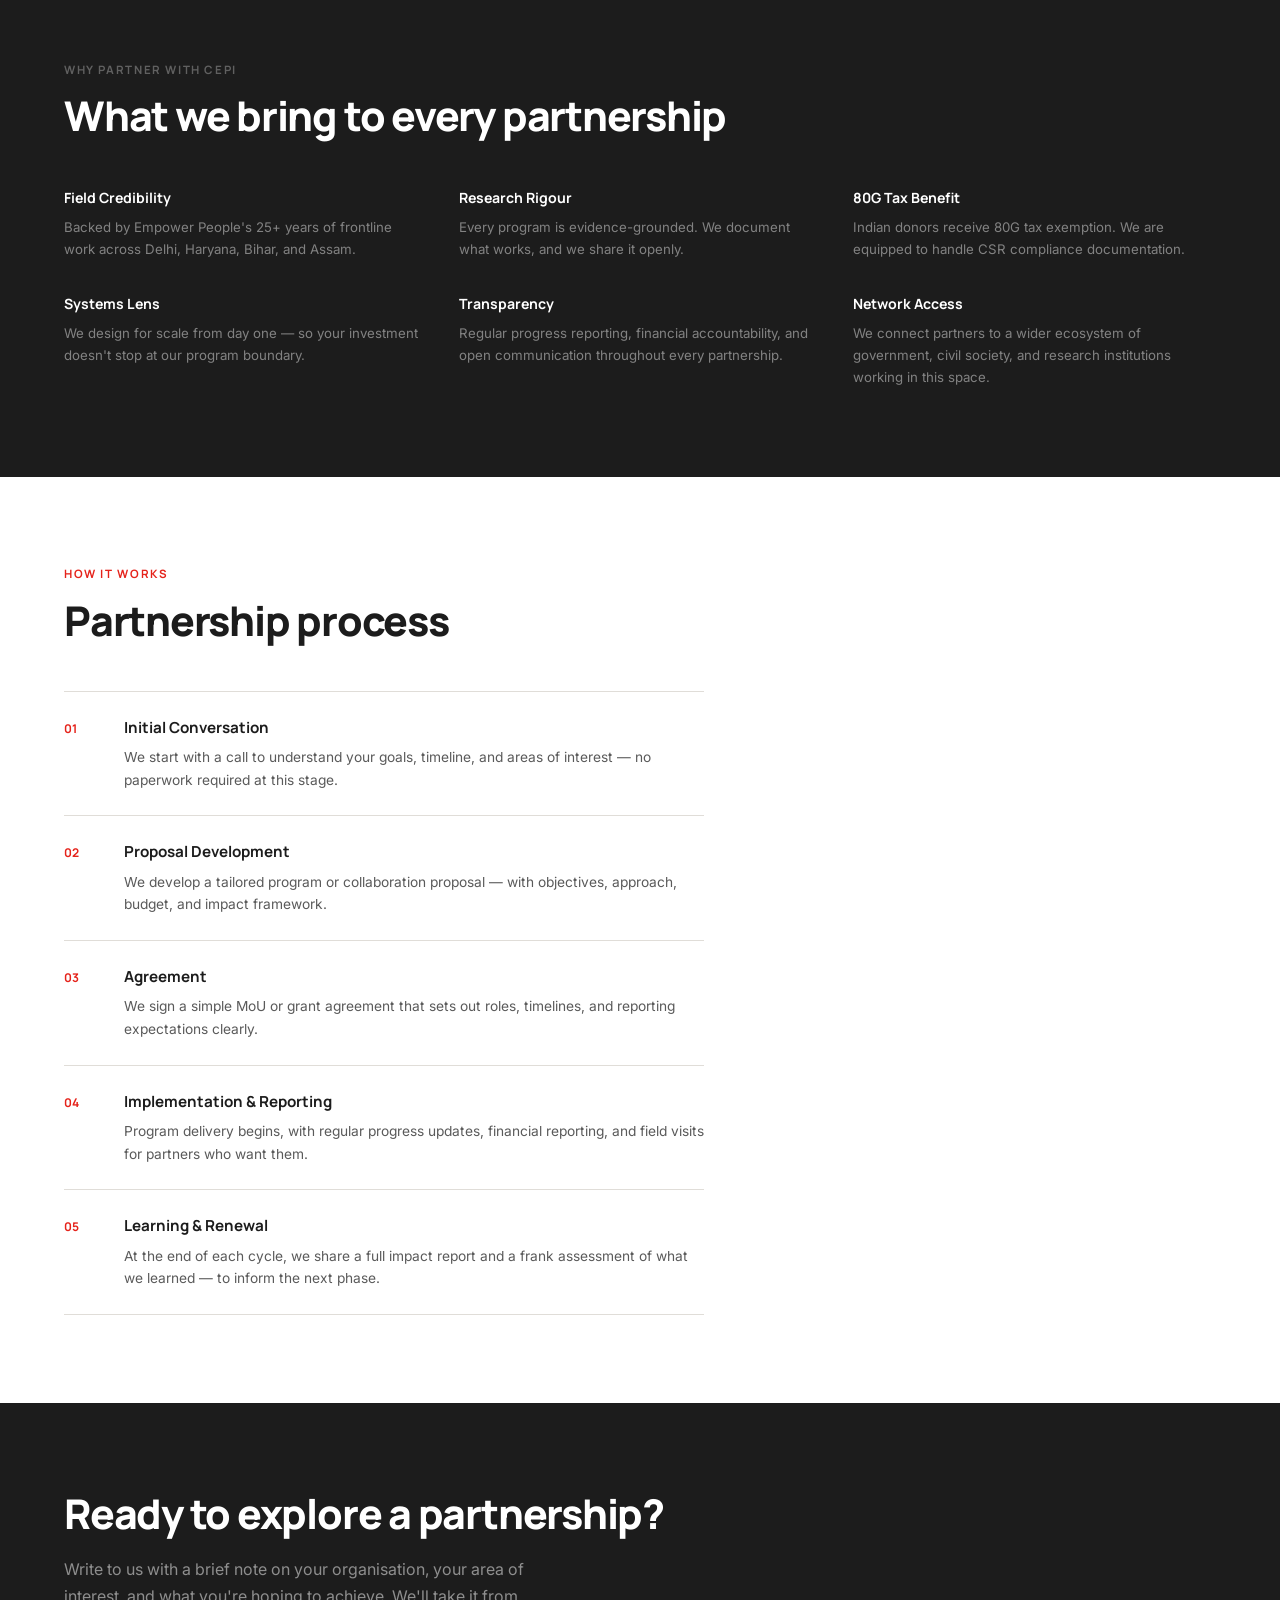
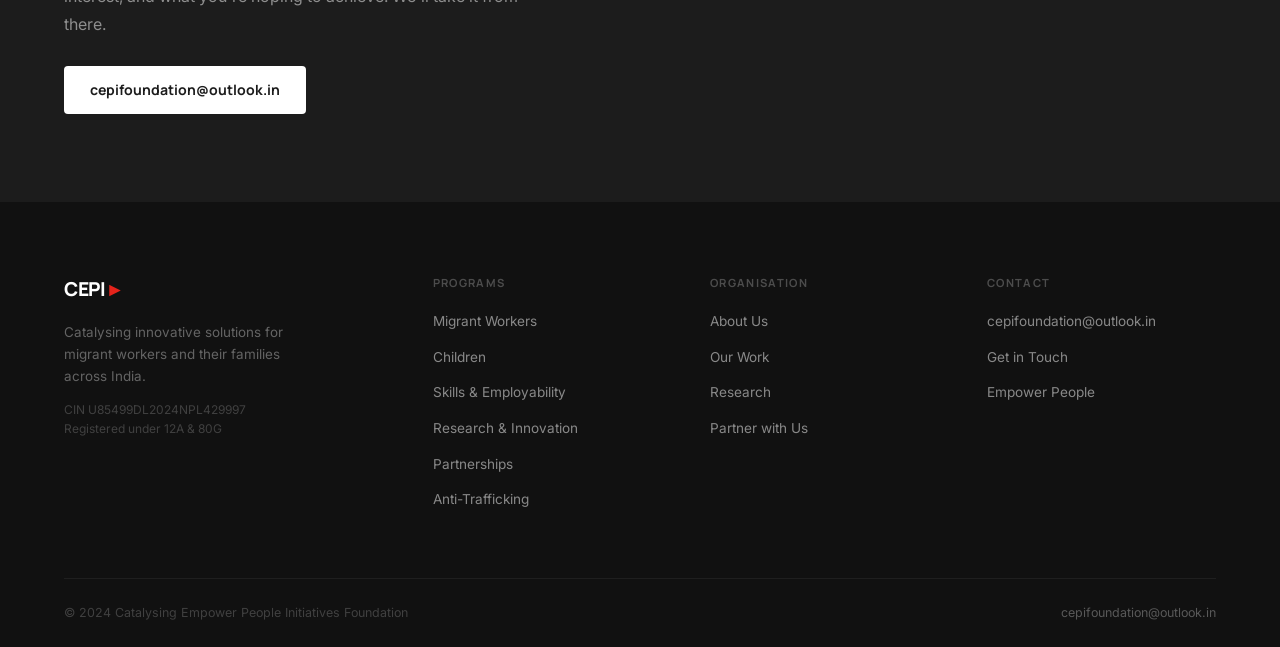
<file: partner.html>
<!DOCTYPE html>
<html lang="en">
<head>
<meta charset="UTF-8"><meta name="viewport" content="width=device-width, initial-scale=1.0">
<title>Partner with Us — CEPI Foundation</title>
<link rel="stylesheet" href="style.css">
<style>
.partner-types { display:grid; grid-template-columns:repeat(auto-fill,minmax(260px,1fr)); gap:24px; margin-top:56px; }
.partner-card { padding:36px 32px; border:2px solid var(--border); background:var(--white); border-radius:2px; transition:border-color 0.2s; }
.partner-card:hover { border-color:var(--red); }
.partner-icon { font-size:1.6rem; margin-bottom:18px; }
.partner-card h3 { font-family:'Manrope',sans-serif; font-size:1rem; font-weight:700; margin-bottom:10px; }
.partner-card p { font-size:0.86rem; color:var(--mid); line-height:1.7; }
.why-grid { display:grid; grid-template-columns:1fr 1fr 1fr; gap:32px; margin-top:48px; }
.why-item h4 { font-family:'Manrope',sans-serif; font-size:0.88rem; font-weight:700; color:var(--white); margin-bottom:8px; }
.why-item p { font-size:0.83rem; color:rgba(255,255,255,0.45); line-height:1.65; }
.process-row { display:grid; grid-template-columns:40px 1fr; gap:20px; padding:24px 0; border-top:1px solid var(--border); align-items:start; }
.process-row:last-child { border-bottom:1px solid var(--border); }
.process-num { font-family:'Manrope',sans-serif; font-size:0.75rem; font-weight:700; color:var(--red); padding-top:3px; }
.process-text h4 { font-family:'Manrope',sans-serif; font-weight:700; font-size:0.95rem; margin-bottom:6px; }
.process-text p { font-size:0.86rem; color:var(--mid); line-height:1.65; }
@media(max-width:768px){ .why-grid{grid-template-columns:1fr 1fr;} }
@media(max-width:480px){ .why-grid{grid-template-columns:1fr;} }
</style>
</head>
<body>
<div class="page-hero">
  <div class="arc-bg" aria-hidden="true"><svg viewBox="0 0 700 700" fill="none"><path d="M620 50 A320 320 0 1 0 620 650" stroke="white" stroke-width="2"/><path d="M580 90 A280 280 0 1 0 580 610" stroke="white" stroke-width="1.6"/></svg></div>
  <div class="section-label">Partner with Us</div>
  <h1>Catalyse change<br>alongside us.</h1>
  <p class="hero-sub">Whether you are a CSR team, a foundation, a government body, or an NGO — there is a concrete role for you in our work. Let's find it together.</p>
</div>

<section>
  <div class="section-label">Who We Partner With</div>
  <h2>Partnership models</h2>
  <div class="partner-types fade-up">
    <div class="partner-card"><div class="partner-icon">🏢</div><h3>Corporate CSR Teams</h3><p>We design and implement CSR programs aligned with Schedule VII — migrant worker welfare, education, skills, and livelihood. We provide full compliance reporting and impact documentation.</p></div>
    <div class="partner-card"><div class="partner-icon">🌐</div><h3>International &amp; Indian Foundations</h3><p>We accept program and research grants from institutional funders working on migration, labour, education, and social inclusion. We are 80G registered for Indian donors and FCRA-eligible.</p></div>
    <div class="partner-card"><div class="partner-icon">🏛️</div><h3>Government Bodies</h3><p>We partner with state labour departments, BOCW boards, migration management units, and welfare boards as technical advisors, researchers, and implementation partners.</p></div>
    <div class="partner-card"><div class="partner-icon">🤝</div><h3>NGOs &amp; Civil Society</h3><p>We offer capacity building, sub-grant management, and platform access to frontline organisations working in migration, labour, and education — as a resource and peer organisation.</p></div>
    <div class="partner-card"><div class="partner-icon">🎓</div><h3>Academic Institutions</h3><p>We collaborate on research, welcome interns and research fellows, and co-publish findings with university partners working on relevant themes.</p></div>
    <div class="partner-card"><div class="partner-icon">⚙️</div><h3>Industry &amp; Employers</h3><p>We work with employers, industry associations, and sector skill councils to design training programs, improve worker welfare in supply chains, and build more equitable workplace practices.</p></div>
  </div>
</section>

<section class="dark-section">
  <div class="section-label">Why Partner with CEPI</div>
  <h2>What we bring to every partnership</h2>
  <div class="why-grid fade-up">
    <div class="why-item"><h4>Field Credibility</h4><p>Backed by Empower People's 25+ years of frontline work across Delhi, Haryana, Bihar, and Assam.</p></div>
    <div class="why-item"><h4>Research Rigour</h4><p>Every program is evidence-grounded. We document what works, and we share it openly.</p></div>
    <div class="why-item"><h4>80G Tax Benefit</h4><p>Indian donors receive 80G tax exemption. We are equipped to handle CSR compliance documentation.</p></div>
    <div class="why-item"><h4>Systems Lens</h4><p>We design for scale from day one — so your investment doesn't stop at our program boundary.</p></div>
    <div class="why-item"><h4>Transparency</h4><p>Regular progress reporting, financial accountability, and open communication throughout every partnership.</p></div>
    <div class="why-item"><h4>Network Access</h4><p>We connect partners to a wider ecosystem of government, civil society, and research institutions working in this space.</p></div>
  </div>
</section>

<section class="white-section">
  <div class="section-label">How It Works</div>
  <h2>Partnership process</h2>
  <div style="max-width:640px;margin-top:48px;" class="fade-up">
    <div class="process-row"><div class="process-num">01</div><div class="process-text"><h4>Initial Conversation</h4><p>We start with a call to understand your goals, timeline, and areas of interest — no paperwork required at this stage.</p></div></div>
    <div class="process-row"><div class="process-num">02</div><div class="process-text"><h4>Proposal Development</h4><p>We develop a tailored program or collaboration proposal — with objectives, approach, budget, and impact framework.</p></div></div>
    <div class="process-row"><div class="process-num">03</div><div class="process-text"><h4>Agreement</h4><p>We sign a simple MoU or grant agreement that sets out roles, timelines, and reporting expectations clearly.</p></div></div>
    <div class="process-row"><div class="process-num">04</div><div class="process-text"><h4>Implementation &amp; Reporting</h4><p>Program delivery begins, with regular progress updates, financial reporting, and field visits for partners who want them.</p></div></div>
    <div class="process-row"><div class="process-num">05</div><div class="process-text"><h4>Learning &amp; Renewal</h4><p>At the end of each cycle, we share a full impact report and a frank assessment of what we learned — to inform the next phase.</p></div></div>
  </div>
</section>

<section class="dark-section">
  <h2 style="color:var(--white);">Ready to explore a partnership?</h2>
  <p style="color:rgba(255,255,255,0.5);font-size:1rem;margin-top:12px;max-width:480px;line-height:1.7;">Write to us with a brief note on your organisation, your area of interest, and what you're hoping to achieve. We'll take it from there.</p>
  <a href="mailto:cepifoundation@outlook.in" class="btn-light" style="margin-top:28px;">cepifoundation@outlook.in</a>
</section>

<script src="components.js"></script>
<script>renderNav('partner'); renderFooter();</script>
</body>
</html>
</file>
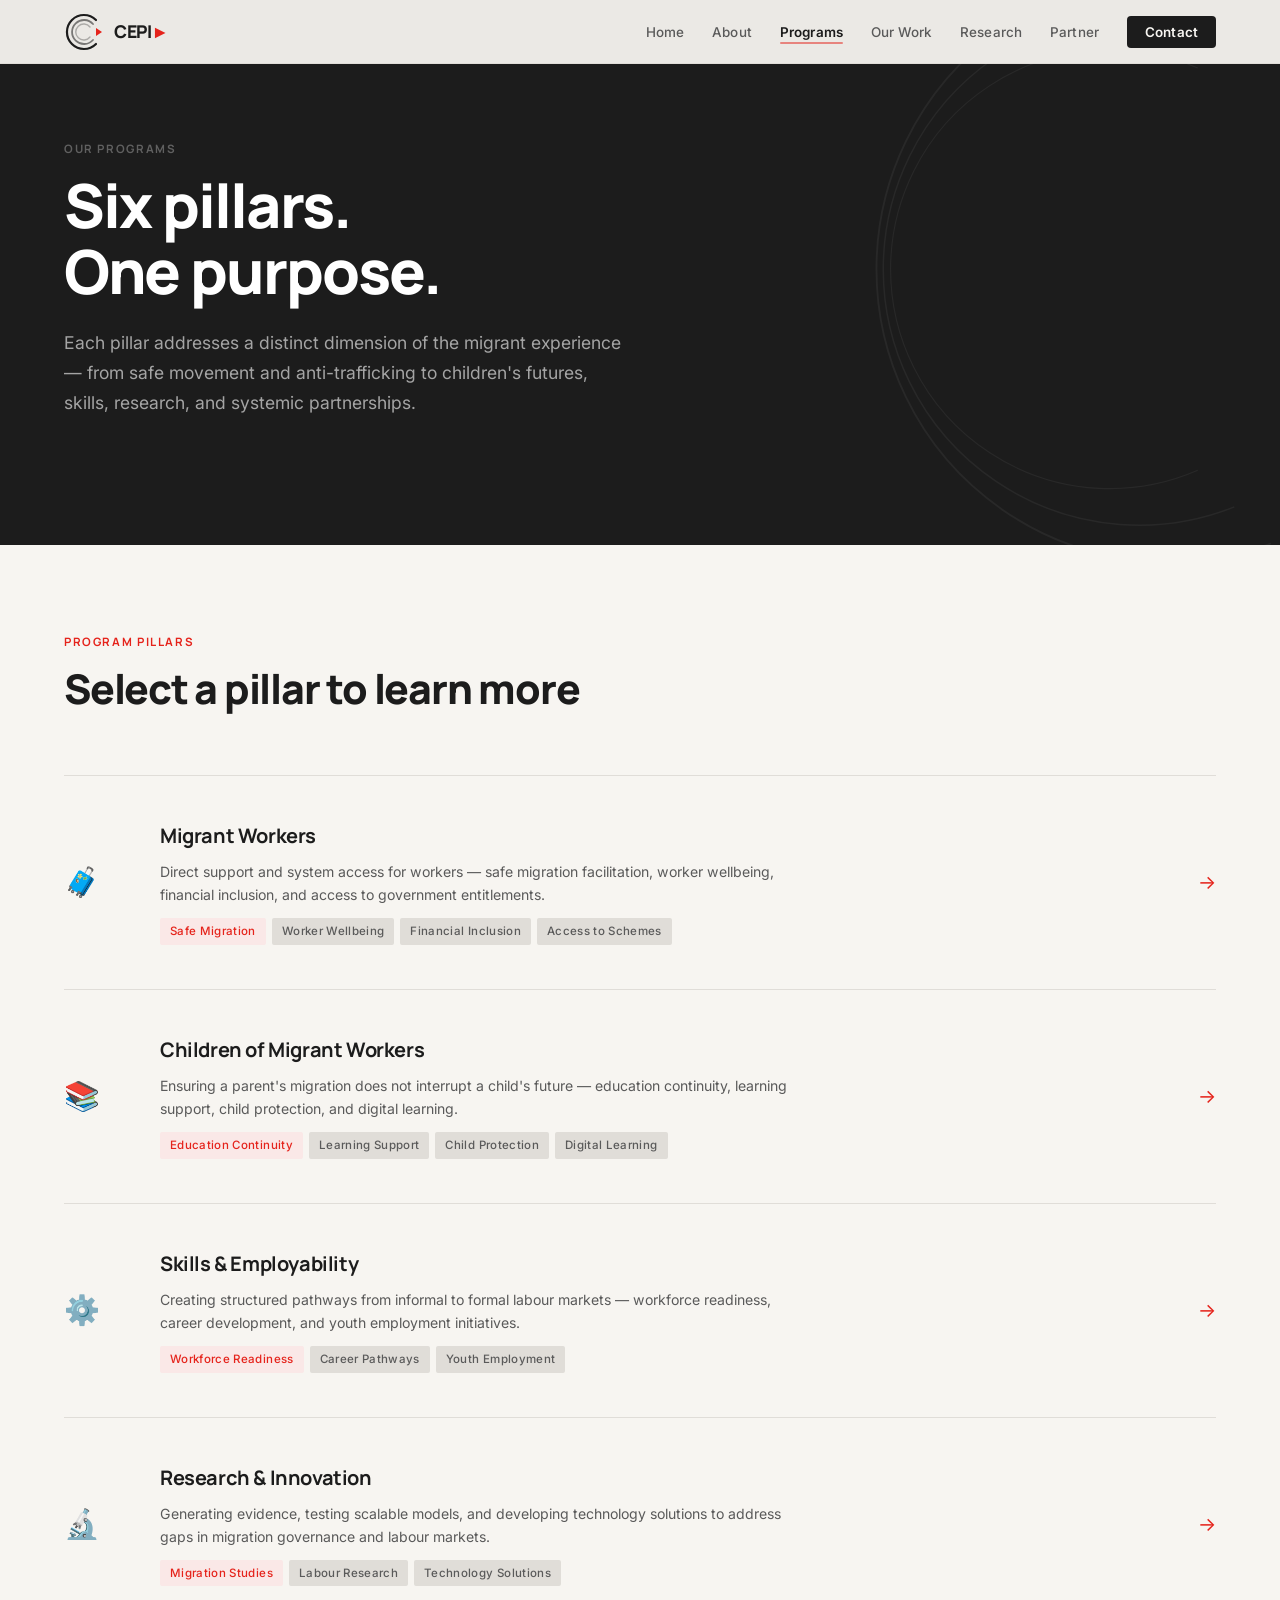
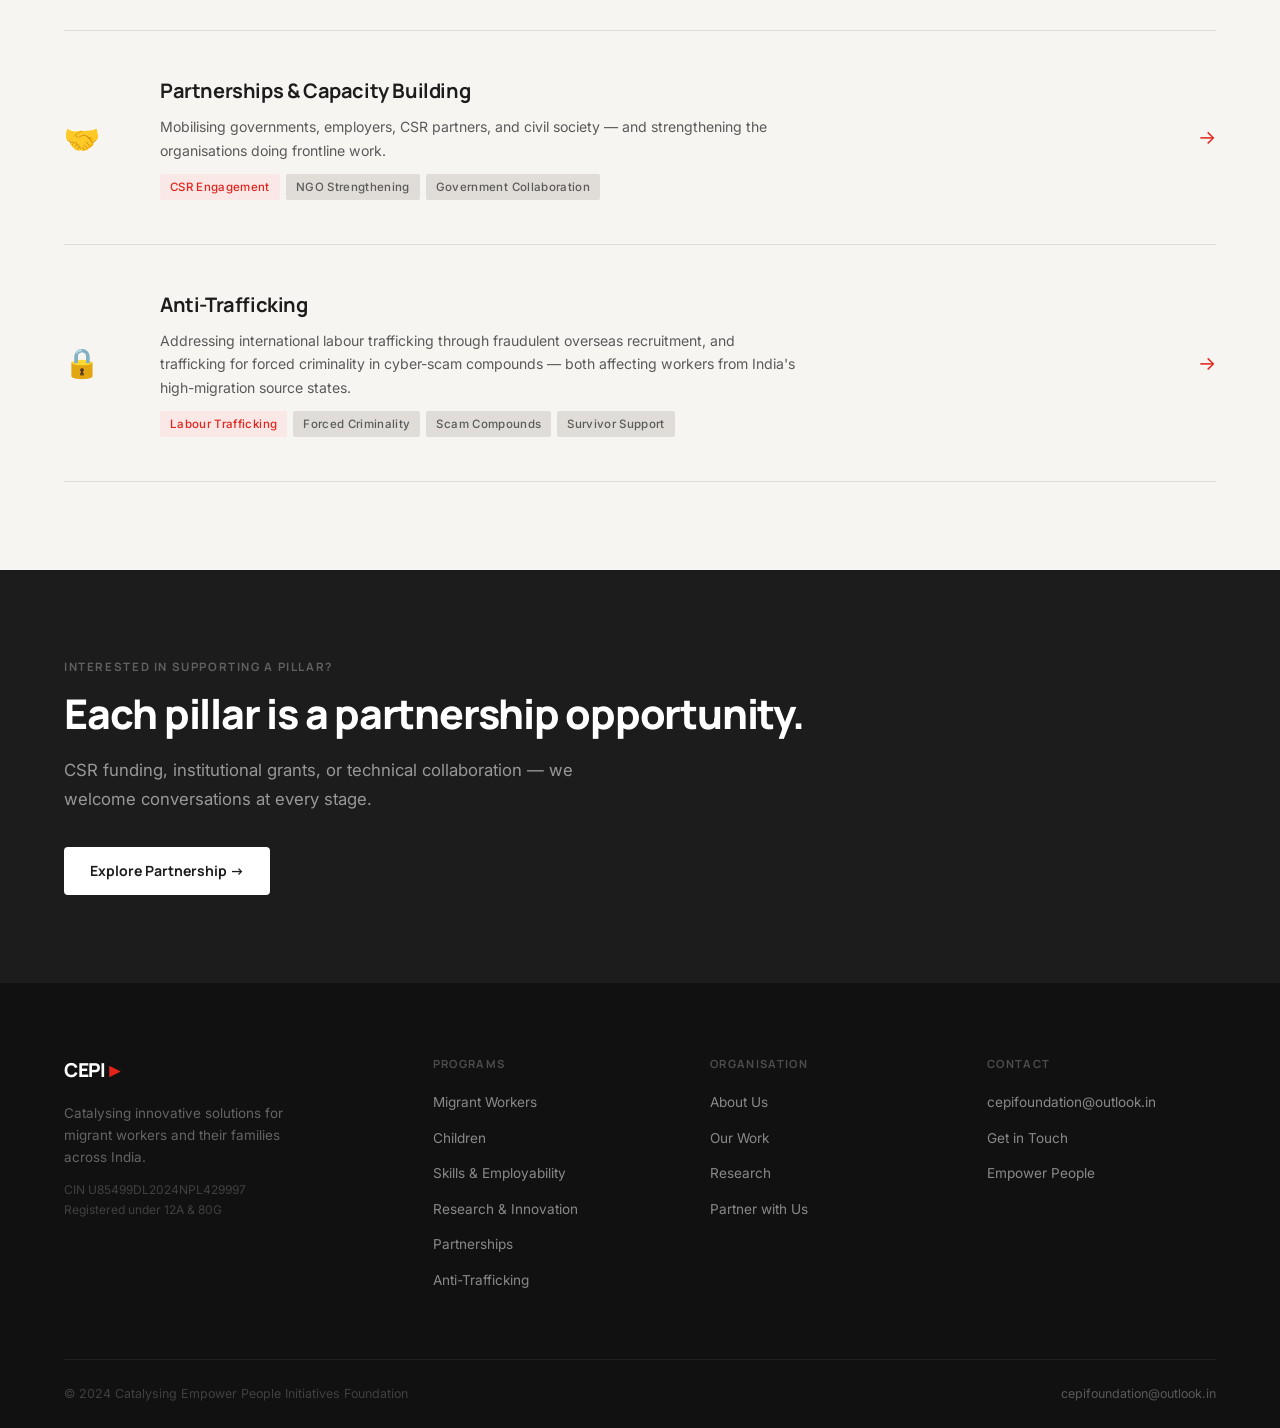
<file: programs.html>
<!DOCTYPE html>
<html lang="en">
<head>
<meta charset="UTF-8">
<meta name="viewport" content="width=device-width, initial-scale=1.0">
<title>Programs — CEPI Foundation</title>
<link rel="stylesheet" href="style.css">
<style>
.pillar-list { margin-top: 64px; }
.pillar-row {
  display: grid; grid-template-columns: 56px 1fr 72px;
  gap: 0 40px; padding: 44px 0;
  border-top: 1px solid var(--border);
  align-items: center;
  text-decoration: none; color: inherit;
  transition: background 0.2s;
}
.pillar-row:last-child { border-bottom: 1px solid var(--border); }
.pillar-row:hover { background: var(--white); margin: 0 -2vw; padding-left: 2vw; padding-right: 2vw; }
.pillar-icon { font-size: 1.8rem; }
.pillar-meta { }
.pillar-meta h3 { font-family: 'Manrope',sans-serif; font-size: 1.25rem; font-weight: 700; letter-spacing: -0.02em; margin-bottom: 8px; }
.pillar-meta p { font-size: 0.88rem; color: var(--mid); line-height: 1.65; max-width: 640px; }
.pillar-tags { display: flex; gap: 6px; flex-wrap: wrap; margin-top: 12px; }
.pillar-arrow { color: var(--red); font-size: 1.2rem; text-align: right; }
@media(max-width:768px){ .pillar-row{ grid-template-columns: 40px 1fr; } .pillar-arrow{display:none;} }
</style>
</head>
<body>

<div class="page-hero">
  <div class="arc-bg" aria-hidden="true">
    <svg viewBox="0 0 700 700" fill="none"><path d="M620 50 A320 320 0 1 0 620 650" stroke="white" stroke-width="2"/><path d="M580 90 A280 280 0 1 0 580 610" stroke="white" stroke-width="1.6"/><path d="M540 130 A240 240 0 1 0 540 570" stroke="white" stroke-width="1.2"/></svg>
  </div>
  <div class="section-label">Our Programs</div>
  <h1>Six pillars.<br>One purpose.</h1>
  <p class="hero-sub">Each pillar addresses a distinct dimension of the migrant experience — from safe movement and anti-trafficking to children's futures, skills, research, and systemic partnerships.</p>
</div>

<section>
  <div class="section-label">Program Pillars</div>
  <h2>Select a pillar to learn more</h2>
  <div class="pillar-list fade-up">
    <a href="p-migrant-workers.html" class="pillar-row">
      <div class="pillar-icon">🧳</div>
      <div class="pillar-meta">
        <h3>Migrant Workers</h3>
        <p>Direct support and system access for workers — safe migration facilitation, worker wellbeing, financial inclusion, and access to government entitlements.</p>
        <div class="pillar-tags"><span class="tag tag-red">Safe Migration</span><span class="tag">Worker Wellbeing</span><span class="tag">Financial Inclusion</span><span class="tag">Access to Schemes</span></div>
      </div>
      <div class="pillar-arrow">→</div>
    </a>
    <a href="p-children.html" class="pillar-row">
      <div class="pillar-icon">📚</div>
      <div class="pillar-meta">
        <h3>Children of Migrant Workers</h3>
        <p>Ensuring a parent's migration does not interrupt a child's future — education continuity, learning support, child protection, and digital learning.</p>
        <div class="pillar-tags"><span class="tag tag-red">Education Continuity</span><span class="tag">Learning Support</span><span class="tag">Child Protection</span><span class="tag">Digital Learning</span></div>
      </div>
      <div class="pillar-arrow">→</div>
    </a>
    <a href="p-skills.html" class="pillar-row">
      <div class="pillar-icon">⚙️</div>
      <div class="pillar-meta">
        <h3>Skills &amp; Employability</h3>
        <p>Creating structured pathways from informal to formal labour markets — workforce readiness, career development, and youth employment initiatives.</p>
        <div class="pillar-tags"><span class="tag tag-red">Workforce Readiness</span><span class="tag">Career Pathways</span><span class="tag">Youth Employment</span></div>
      </div>
      <div class="pillar-arrow">→</div>
    </a>
    <a href="p-research.html" class="pillar-row">
      <div class="pillar-icon">🔬</div>
      <div class="pillar-meta">
        <h3>Research &amp; Innovation</h3>
        <p>Generating evidence, testing scalable models, and developing technology solutions to address gaps in migration governance and labour markets.</p>
        <div class="pillar-tags"><span class="tag tag-red">Migration Studies</span><span class="tag">Labour Research</span><span class="tag">Technology Solutions</span></div>
      </div>
      <div class="pillar-arrow">→</div>
    </a>
    <a href="p-partnerships.html" class="pillar-row">
      <div class="pillar-icon">🤝</div>
      <div class="pillar-meta">
        <h3>Partnerships &amp; Capacity Building</h3>
        <p>Mobilising governments, employers, CSR partners, and civil society — and strengthening the organisations doing frontline work.</p>
        <div class="pillar-tags"><span class="tag tag-red">CSR Engagement</span><span class="tag">NGO Strengthening</span><span class="tag">Government Collaboration</span></div>
      </div>
      <div class="pillar-arrow">→</div>
    </a>
    <a href="p-anti-trafficking.html" class="pillar-row">
      <div class="pillar-icon">🔒</div>
      <div class="pillar-meta">
        <h3>Anti-Trafficking</h3>
        <p>Addressing international labour trafficking through fraudulent overseas recruitment, and trafficking for forced criminality in cyber-scam compounds — both affecting workers from India's high-migration source states.</p>
        <div class="pillar-tags"><span class="tag tag-red">Labour Trafficking</span><span class="tag">Forced Criminality</span><span class="tag">Scam Compounds</span><span class="tag">Survivor Support</span></div>
      </div>
      <div class="pillar-arrow">→</div>
    </a>
  </div>
</section>

<section class="dark-section">
  <div class="section-label">Interested in Supporting a Pillar?</div>
  <h2>Each pillar is a partnership opportunity.</h2>
  <p class="section-intro">CSR funding, institutional grants, or technical collaboration — we welcome conversations at every stage.</p>
  <a href="partner.html" class="btn-light" style="margin-top:32px;">Explore Partnership →</a>
</section>

<script src="components.js"></script>
<script>renderNav('programs'); renderFooter();</script>
</body>
</html>
</file>
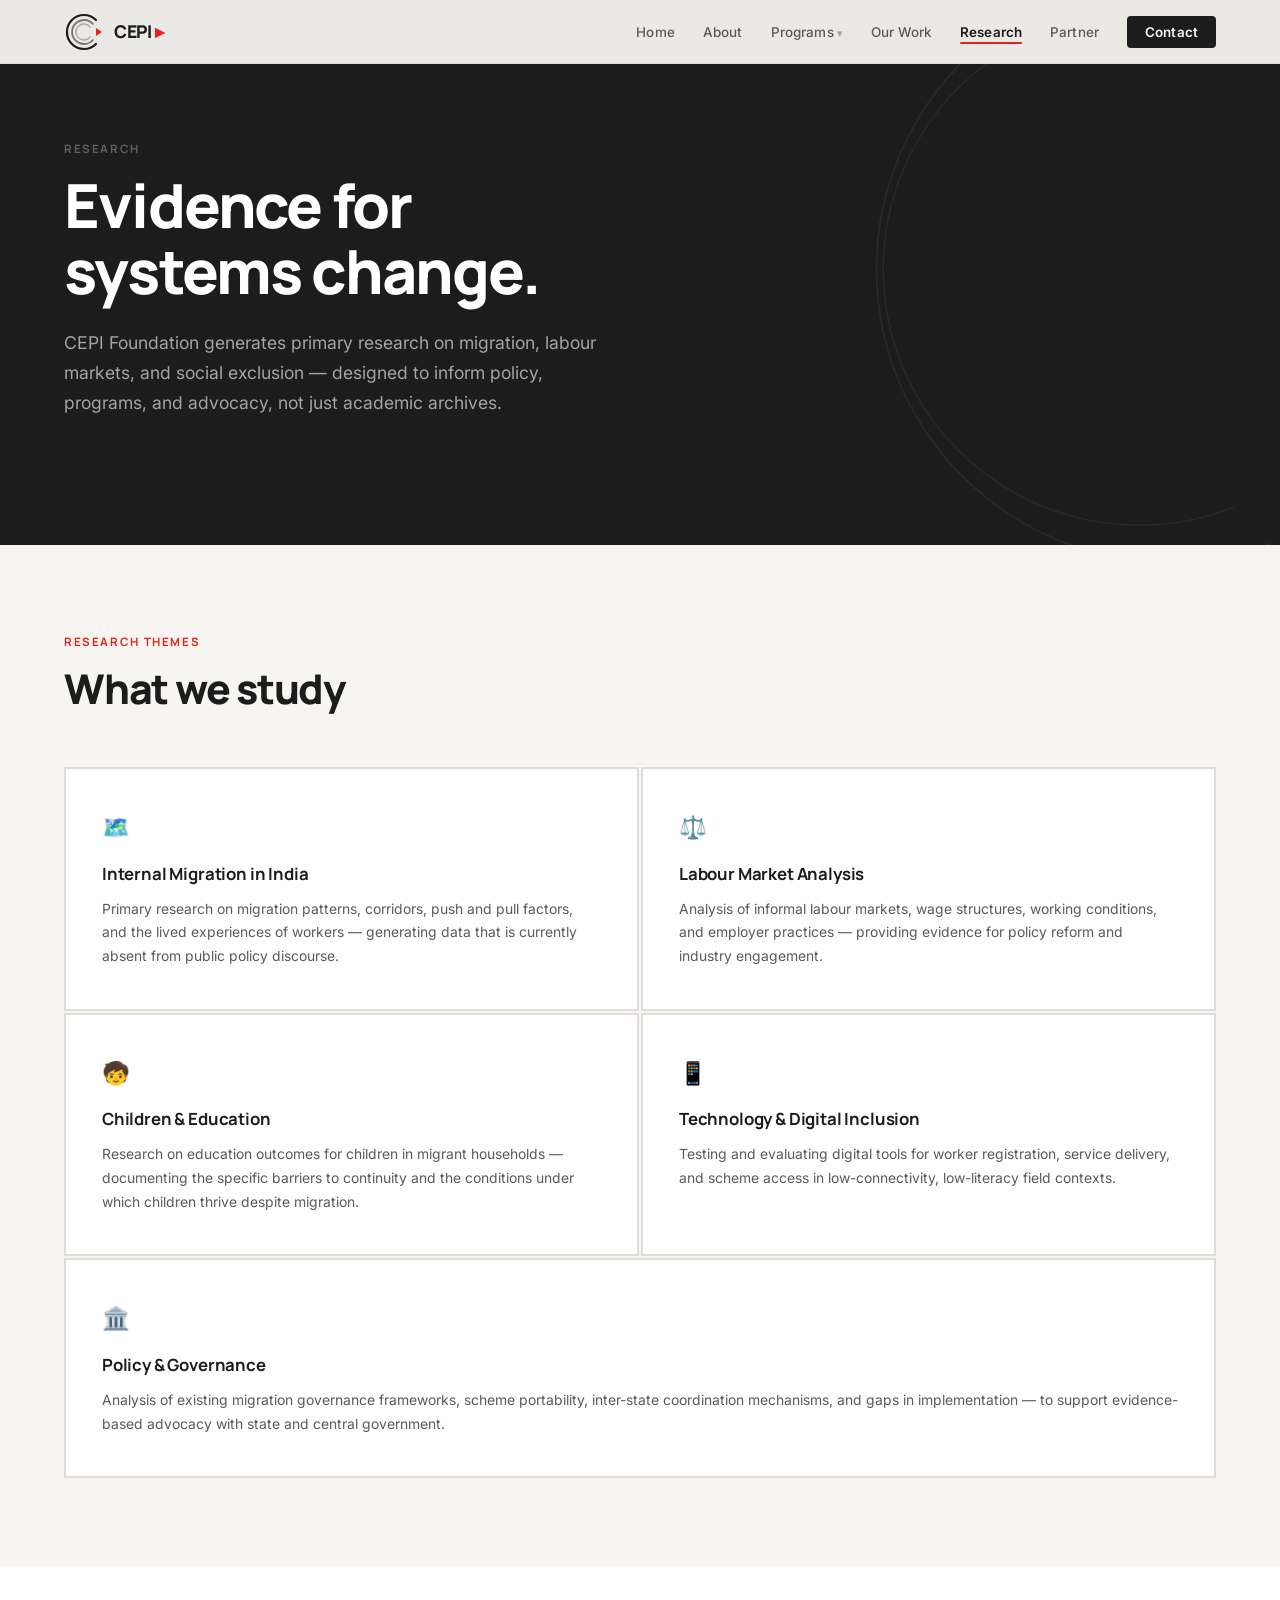
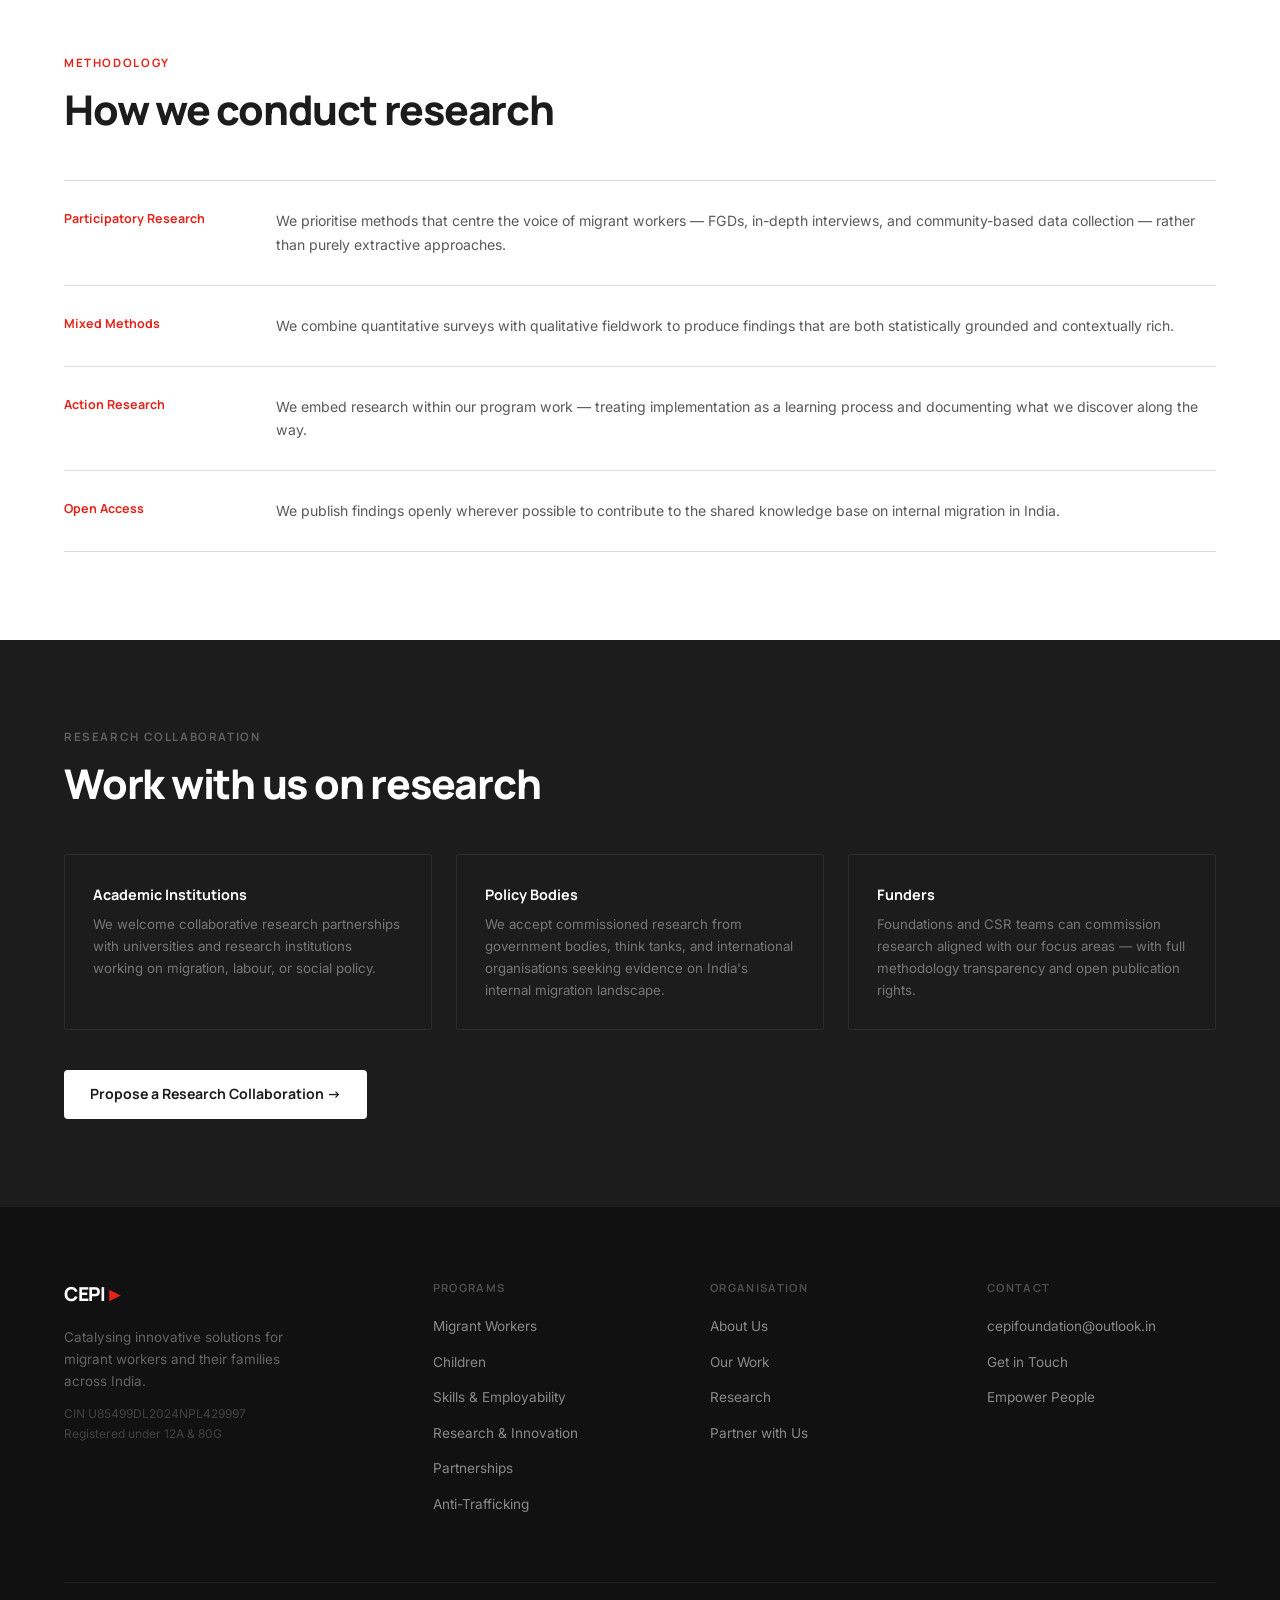
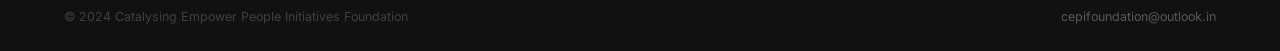
<file: research.html>
<!DOCTYPE html>
<html lang="en">
<head>
<meta charset="UTF-8"><meta name="viewport" content="width=device-width, initial-scale=1.0">
<title>Research — CEPI Foundation</title>
<link rel="stylesheet" href="style.css">
<style>
.research-themes { display:grid; grid-template-columns:1fr 1fr; gap:2px; margin-top:56px; }
.theme-card { padding:40px 36px; background:var(--white); border:2px solid var(--border); }
.theme-card h3 { font-family:'Manrope',sans-serif; font-size:1.05rem; font-weight:700; margin-bottom:10px; }
.theme-card p { font-size:0.87rem; color:var(--mid); line-height:1.7; }
.theme-icon { font-size:1.4rem; margin-bottom:16px; }
.method-list { margin-top:48px; }
.method-row { padding:28px 0; border-top:1px solid var(--border); display:flex; gap:32px; align-items:start; }
.method-row:last-child { border-bottom:1px solid var(--border); }
.method-label { font-family:'Manrope',sans-serif; font-size:0.78rem; font-weight:700; color:var(--red); min-width:180px; }
.method-text { font-size:0.88rem; color:var(--mid); line-height:1.7; }
.collab-grid { display:grid; grid-template-columns:repeat(3,1fr); gap:24px; margin-top:48px; }
.collab-card { padding:28px; border:1px solid rgba(255,255,255,0.08); border-radius:2px; }
.collab-card h4 { font-family:'Manrope',sans-serif; font-size:0.9rem; font-weight:700; color:var(--white); margin-bottom:8px; }
.collab-card p { font-size:0.83rem; color:rgba(255,255,255,0.4); line-height:1.65; }
@media(max-width:768px){ .research-themes{grid-template-columns:1fr;} .collab-grid{grid-template-columns:1fr 1fr;} .method-row{flex-direction:column;gap:10px;} }
@media(max-width:480px){ .collab-grid{grid-template-columns:1fr;} }
</style>
</head>
<body>
<div class="page-hero">
  <div class="arc-bg" aria-hidden="true"><svg viewBox="0 0 700 700" fill="none"><path d="M620 50 A320 320 0 1 0 620 650" stroke="white" stroke-width="2"/><path d="M580 90 A280 280 0 1 0 580 610" stroke="white" stroke-width="1.6"/></svg></div>
  <div class="section-label">Research</div>
  <h1>Evidence for<br>systems change.</h1>
  <p class="hero-sub">CEPI Foundation generates primary research on migration, labour markets, and social exclusion — designed to inform policy, programs, and advocacy, not just academic archives.</p>
</div>

<section>
  <div class="section-label">Research Themes</div>
  <h2>What we study</h2>
  <div class="research-themes fade-up">
    <div class="theme-card"><div class="theme-icon">🗺️</div><h3>Internal Migration in India</h3><p>Primary research on migration patterns, corridors, push and pull factors, and the lived experiences of workers — generating data that is currently absent from public policy discourse.</p></div>
    <div class="theme-card"><div class="theme-icon">⚖️</div><h3>Labour Market Analysis</h3><p>Analysis of informal labour markets, wage structures, working conditions, and employer practices — providing evidence for policy reform and industry engagement.</p></div>
    <div class="theme-card"><div class="theme-icon">🧒</div><h3>Children &amp; Education</h3><p>Research on education outcomes for children in migrant households — documenting the specific barriers to continuity and the conditions under which children thrive despite migration.</p></div>
    <div class="theme-card"><div class="theme-icon">📱</div><h3>Technology &amp; Digital Inclusion</h3><p>Testing and evaluating digital tools for worker registration, service delivery, and scheme access in low-connectivity, low-literacy field contexts.</p></div>
    <div class="theme-card" style="grid-column:1/-1;"><div class="theme-icon">🏛️</div><h3>Policy &amp; Governance</h3><p>Analysis of existing migration governance frameworks, scheme portability, inter-state coordination mechanisms, and gaps in implementation — to support evidence-based advocacy with state and central government.</p></div>
  </div>
</section>

<section class="white-section">
  <div class="section-label">Methodology</div>
  <h2>How we conduct research</h2>
  <div class="method-list fade-up">
    <div class="method-row"><div class="method-label">Participatory Research</div><div class="method-text">We prioritise methods that centre the voice of migrant workers — FGDs, in-depth interviews, and community-based data collection — rather than purely extractive approaches.</div></div>
    <div class="method-row"><div class="method-label">Mixed Methods</div><div class="method-text">We combine quantitative surveys with qualitative fieldwork to produce findings that are both statistically grounded and contextually rich.</div></div>
    <div class="method-row"><div class="method-label">Action Research</div><div class="method-text">We embed research within our program work — treating implementation as a learning process and documenting what we discover along the way.</div></div>
    <div class="method-row"><div class="method-label">Open Access</div><div class="method-text">We publish findings openly wherever possible to contribute to the shared knowledge base on internal migration in India.</div></div>
  </div>
</section>

<section class="dark-section">
  <div class="section-label">Research Collaboration</div>
  <h2>Work with us on research</h2>
  <div class="collab-grid fade-up">
    <div class="collab-card"><h4>Academic Institutions</h4><p>We welcome collaborative research partnerships with universities and research institutions working on migration, labour, or social policy.</p></div>
    <div class="collab-card"><h4>Policy Bodies</h4><p>We accept commissioned research from government bodies, think tanks, and international organisations seeking evidence on India's internal migration landscape.</p></div>
    <div class="collab-card"><h4>Funders</h4><p>Foundations and CSR teams can commission research aligned with our focus areas — with full methodology transparency and open publication rights.</p></div>
  </div>
  <a href="contact.html" class="btn-light" style="margin-top:40px;">Propose a Research Collaboration →</a>
</section>

<script src="components.js"></script>
<script>renderNav('research'); renderFooter();</script>
</body>
</html>
</file>
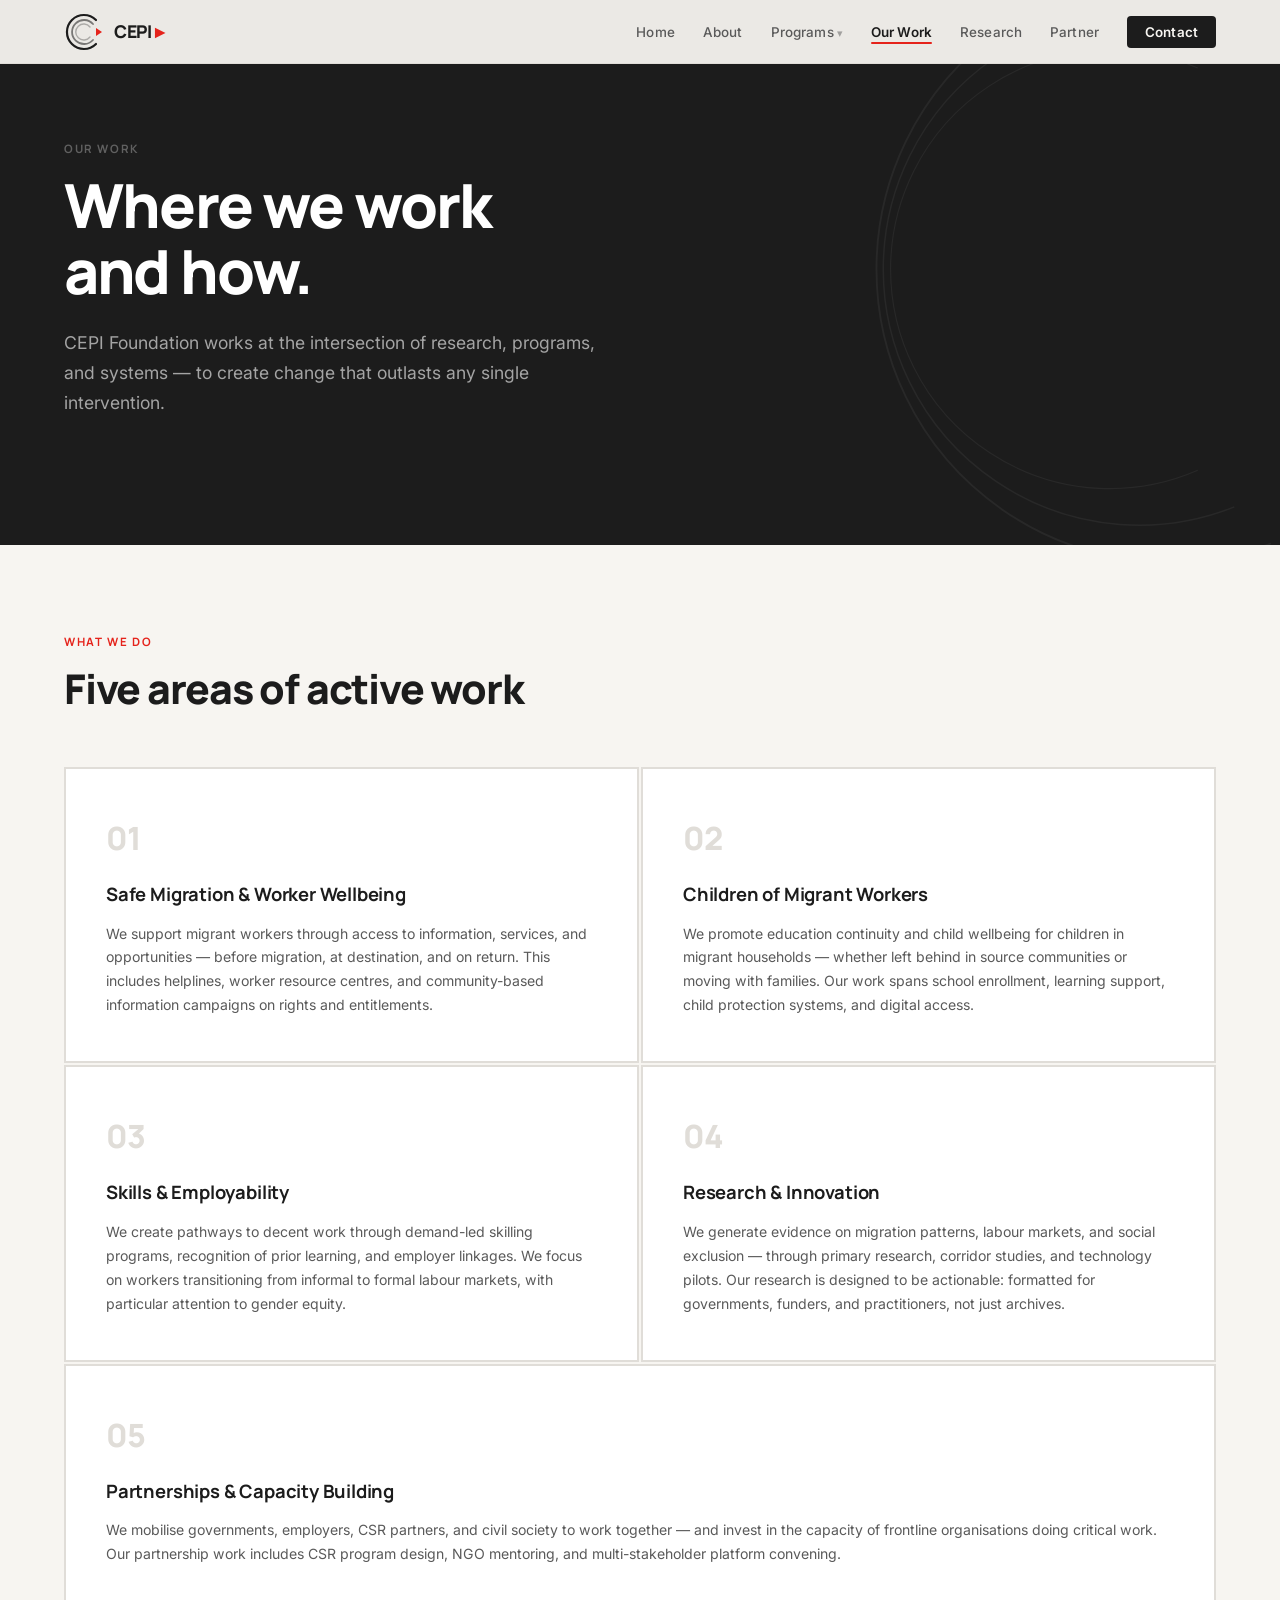
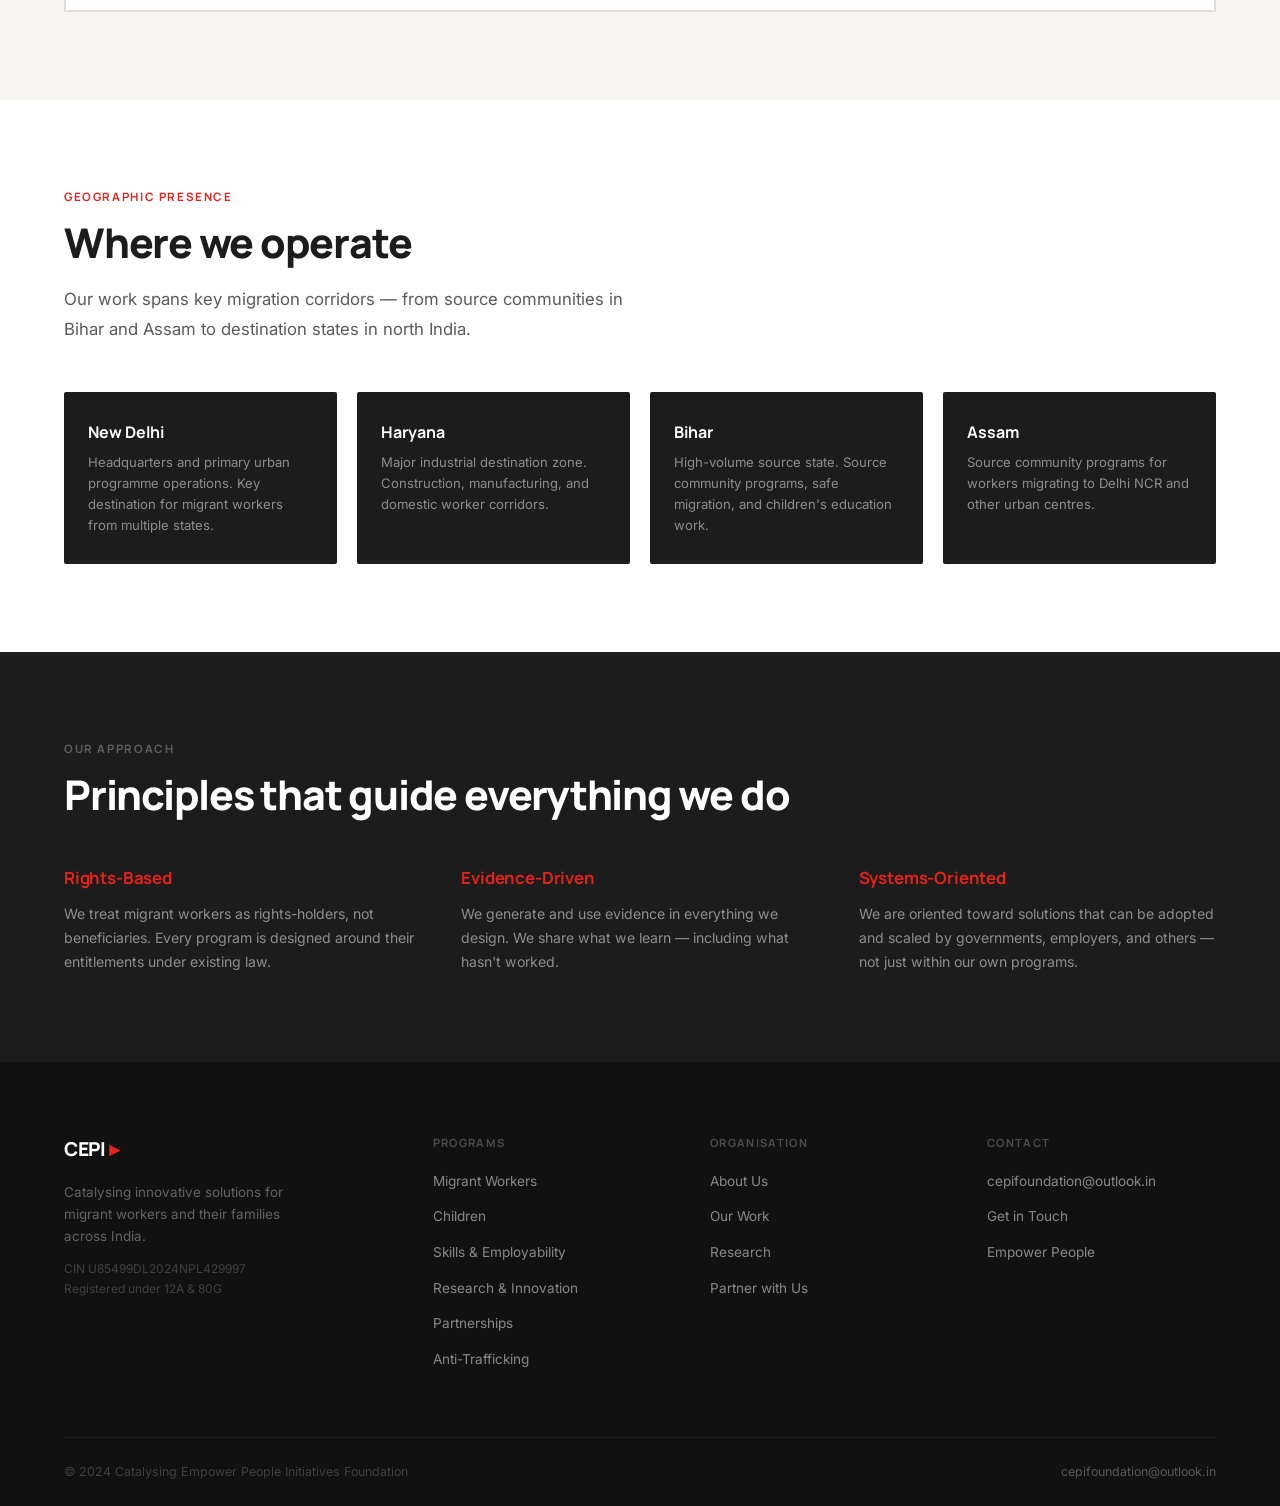
<file: work.html>
<!DOCTYPE html>
<html lang="en">
<head>
<meta charset="UTF-8"><meta name="viewport" content="width=device-width, initial-scale=1.0">
<title>Our Work — CEPI Foundation</title>
<link rel="stylesheet" href="style.css">
<style>
.work-grid { display:grid; grid-template-columns:1fr 1fr; gap:2px; margin-top:56px; }
.work-card { padding:44px 40px; background:var(--white); border:2px solid var(--border); }
.work-card h3 { font-family:'Manrope',sans-serif; font-size:1.15rem; font-weight:700; margin-bottom:12px; }
.work-card p { font-size:0.88rem; color:var(--mid); line-height:1.7; }
.work-num { font-family:'Manrope',sans-serif; font-size:2rem; font-weight:800; color:var(--border); letter-spacing:-0.04em; margin-bottom:16px; }
.geo-grid { display:grid; grid-template-columns:repeat(4,1fr); gap:20px; margin-top:48px; }
.geo-card { padding:28px 24px; background:var(--charcoal); color:var(--white); border-radius:2px; }
.geo-card h4 { font-family:'Manrope',sans-serif; font-weight:700; font-size:1rem; margin-bottom:6px; }
.geo-card p { font-size:0.82rem; color:rgba(255,255,255,0.5); line-height:1.6; }
@media(max-width:768px){ .work-grid{grid-template-columns:1fr;} .geo-grid{grid-template-columns:1fr 1fr;} }
@media(max-width:480px){ .geo-grid{grid-template-columns:1fr;} }
</style>
</head>
<body>
<div class="page-hero">
  <div class="arc-bg" aria-hidden="true"><svg viewBox="0 0 700 700" fill="none"><path d="M620 50 A320 320 0 1 0 620 650" stroke="white" stroke-width="2"/><path d="M580 90 A280 280 0 1 0 580 610" stroke="white" stroke-width="1.6"/><path d="M540 130 A240 240 0 1 0 540 570" stroke="white" stroke-width="1.2"/></svg></div>
  <div class="section-label">Our Work</div>
  <h1>Where we work<br>and how.</h1>
  <p class="hero-sub">CEPI Foundation works at the intersection of research, programs, and systems — to create change that outlasts any single intervention.</p>
</div>

<section>
  <div class="section-label">What We Do</div>
  <h2>Five areas of active work</h2>
  <div class="work-grid fade-up">
    <div class="work-card"><div class="work-num">01</div><h3>Safe Migration &amp; Worker Wellbeing</h3><p>We support migrant workers through access to information, services, and opportunities — before migration, at destination, and on return. This includes helplines, worker resource centres, and community-based information campaigns on rights and entitlements.</p></div>
    <div class="work-card"><div class="work-num">02</div><h3>Children of Migrant Workers</h3><p>We promote education continuity and child wellbeing for children in migrant households — whether left behind in source communities or moving with families. Our work spans school enrollment, learning support, child protection systems, and digital access.</p></div>
    <div class="work-card"><div class="work-num">03</div><h3>Skills &amp; Employability</h3><p>We create pathways to decent work through demand-led skilling programs, recognition of prior learning, and employer linkages. We focus on workers transitioning from informal to formal labour markets, with particular attention to gender equity.</p></div>
    <div class="work-card"><div class="work-num">04</div><h3>Research &amp; Innovation</h3><p>We generate evidence on migration patterns, labour markets, and social exclusion — through primary research, corridor studies, and technology pilots. Our research is designed to be actionable: formatted for governments, funders, and practitioners, not just archives.</p></div>
    <div class="work-card" style="grid-column:1/-1;"><div class="work-num">05</div><h3>Partnerships &amp; Capacity Building</h3><p>We mobilise governments, employers, CSR partners, and civil society to work together — and invest in the capacity of frontline organisations doing critical work. Our partnership work includes CSR program design, NGO mentoring, and multi-stakeholder platform convening.</p></div>
  </div>
</section>

<section class="white-section">
  <div class="section-label">Geographic Presence</div>
  <h2>Where we operate</h2>
  <p class="section-intro">Our work spans key migration corridors — from source communities in Bihar and Assam to destination states in north India.</p>
  <div class="geo-grid fade-up">
    <div class="geo-card"><h4>New Delhi</h4><p>Headquarters and primary urban programme operations. Key destination for migrant workers from multiple states.</p></div>
    <div class="geo-card"><h4>Haryana</h4><p>Major industrial destination zone. Construction, manufacturing, and domestic worker corridors.</p></div>
    <div class="geo-card"><h4>Bihar</h4><p>High-volume source state. Source community programs, safe migration, and children's education work.</p></div>
    <div class="geo-card"><h4>Assam</h4><p>Source community programs for workers migrating to Delhi NCR and other urban centres.</p></div>
  </div>
</section>

<section class="dark-section">
  <div class="section-label">Our Approach</div>
  <h2>Principles that guide everything we do</h2>
  <div style="display:grid;grid-template-columns:1fr 1fr 1fr;gap:40px;margin-top:48px;">
    <div><h3 style="color:var(--red);margin-bottom:10px;">Rights-Based</h3><p style="font-size:0.88rem;color:rgba(255,255,255,0.5);line-height:1.7;">We treat migrant workers as rights-holders, not beneficiaries. Every program is designed around their entitlements under existing law.</p></div>
    <div><h3 style="color:var(--red);margin-bottom:10px;">Evidence-Driven</h3><p style="font-size:0.88rem;color:rgba(255,255,255,0.5);line-height:1.7;">We generate and use evidence in everything we design. We share what we learn — including what hasn't worked.</p></div>
    <div><h3 style="color:var(--red);margin-bottom:10px;">Systems-Oriented</h3><p style="font-size:0.88rem;color:rgba(255,255,255,0.5);line-height:1.7;">We are oriented toward solutions that can be adopted and scaled by governments, employers, and others — not just within our own programs.</p></div>
  </div>
</section>

<script src="components.js"></script>
<script>renderNav('work'); renderFooter();</script>
</body>
</html>
</file>
<file: style.css>
@import url('https://fonts.googleapis.com/css2?family=Manrope:wght@300;400;600;700;800&family=Inter:wght@300;400;500&display=swap');

*, *::before, *::after { box-sizing: border-box; margin: 0; padding: 0; }

:root {
  --cream: #F7F5F1;
  --charcoal: #1C1C1C;
  --mid: #5A5A5A;
  --light: #A8A8A8;
  --red: #E5231B;
  --border: #E0DDD8;
  --white: #FFFFFF;
  --overlay: rgba(20,15,10,0.62);
  --overlay-light: rgba(20,15,10,0.42);
}

html { scroll-behavior: smooth; }
body {
  font-family: 'Inter', sans-serif;
  background: var(--cream);
  color: var(--charcoal);
  font-size: 16px;
  line-height: 1.6;
  -webkit-font-smoothing: antialiased;
}

/* ── NAV ───────────────────────────────────── */
nav {
  position: fixed; top: 0; left: 0; right: 0; z-index: 200;
  background: rgba(247,245,241,0.95);
  backdrop-filter: blur(14px);
  border-bottom: 1px solid var(--border);
  padding: 0 5vw;
  display: flex; align-items: center; justify-content: space-between;
  height: 64px;
}
.nav-logo { display:flex; align-items:center; gap:10px; text-decoration:none; color:var(--charcoal); }
.nav-brand { font-family:'Manrope',sans-serif; font-weight:800; font-size:1.1rem; letter-spacing:-0.02em; }
.nav-brand span { color:var(--red); }
.nav-links { display:flex; gap:28px; list-style:none; align-items:center; }
.nav-links a { font-size:0.84rem; font-weight:500; color:var(--mid); text-decoration:none; letter-spacing:0.01em; transition:color 0.2s; position:relative; }
.nav-links a:hover { color:var(--charcoal); }
.nav-links a.active { color:var(--charcoal); font-weight:600; }
.nav-links a.active::after { content:''; position:absolute; bottom:-4px; left:0; right:0; height:2px; background:var(--red); border-radius:2px; }
.nav-dropdown { position:relative; }
.nav-dropdown > a::after { content:' ▾'; font-size:0.7rem; opacity:0.5; }
.nav-links a.active.nav-cta::after { display:none; }
.dropdown-menu { display:none; position:absolute; top:calc(100% + 8px); left:-16px; background:var(--white); border:1px solid var(--border); border-radius:6px; padding:8px 0; min-width:220px; box-shadow:0 8px 24px rgba(0,0,0,0.08); }
.nav-dropdown:hover .dropdown-menu { display:block; }
.dropdown-menu a { display:block; padding:10px 20px; font-size:0.83rem; color:var(--mid); text-decoration:none; transition:background 0.15s,color 0.15s; }
.dropdown-menu a::after { display:none !important; }
.dropdown-menu a:hover { background:var(--cream); color:var(--charcoal); }
.nav-cta { background:var(--charcoal) !important; color:var(--cream) !important; padding:8px 18px; border-radius:4px; font-weight:600 !important; transition:background 0.2s !important; }
.nav-cta:hover { background:var(--red) !important; color:var(--white) !important; }

/* ── HAMBURGER ─────────────────────────────── */
.nav-hamburger { display:none; flex-direction:column; justify-content:center; gap:5px; width:36px; height:36px; background:none; border:none; cursor:pointer; padding:4px; }
.nav-hamburger span { display:block; height:2px; background:var(--charcoal); border-radius:2px; transition:transform 0.25s,opacity 0.25s; }
.nav-hamburger.open span:nth-child(1) { transform:translateY(7px) rotate(45deg); }
.nav-hamburger.open span:nth-child(2) { opacity:0; }
.nav-hamburger.open span:nth-child(3) { transform:translateY(-7px) rotate(-45deg); }

/* ── MOBILE DRAWER ─────────────────────────── */
.mobile-nav { display:none; position:fixed; top:64px; left:0; right:0; z-index:190; background:var(--white); border-bottom:1px solid var(--border); padding:16px 5vw 24px; box-shadow:0 8px 24px rgba(0,0,0,0.08); transform:translateY(-8px); opacity:0; pointer-events:none; transition:transform 0.25s ease,opacity 0.25s ease; }
.mobile-nav.open { transform:translateY(0); opacity:1; pointer-events:all; }
.mobile-nav a { display:block; padding:11px 0; font-family:'Manrope',sans-serif; font-size:0.95rem; font-weight:600; color:var(--charcoal); text-decoration:none; border-bottom:1px solid var(--border); transition:color 0.2s; }
.mobile-nav a:hover { color:var(--red); }
.mobile-nav a:last-child { border-bottom:none; }
.mobile-sub a { font-size:0.82rem; font-weight:500; color:var(--mid); padding:8px 0 8px 12px; }
.mobile-cta { margin-top:8px; background:var(--charcoal) !important; color:var(--white) !important; padding:12px 20px !important; border-radius:4px; text-align:center; border-bottom:none !important; }
.mobile-cta:hover { background:var(--red) !important; }

/* ── BUTTONS ───────────────────────────────── */
.btn-primary { display:inline-flex; align-items:center; gap:10px; background:var(--red); color:var(--white); font-family:'Manrope',sans-serif; font-weight:700; font-size:0.88rem; padding:13px 26px; border-radius:4px; text-decoration:none; transition:background 0.2s,transform 0.15s; }
.btn-primary:hover { background:#c01a13; transform:translateY(-1px); }
.btn-ghost { display:inline-flex; align-items:center; gap:8px; color:var(--white); font-family:'Manrope',sans-serif; font-weight:600; font-size:0.88rem; text-decoration:none; border-bottom:2px solid rgba(255,255,255,0.4); padding-bottom:2px; transition:border-color 0.2s; margin-left:24px; }
.btn-ghost:hover { border-color:var(--white); }
.btn-ghost-dark { display:inline-flex; align-items:center; gap:8px; color:var(--charcoal); font-family:'Manrope',sans-serif; font-weight:600; font-size:0.88rem; text-decoration:none; border-bottom:2px solid var(--charcoal); padding-bottom:2px; transition:color 0.2s,border-color 0.2s; margin-left:24px; }
.btn-ghost-dark:hover { color:var(--red); border-color:var(--red); }
.btn-light { display:inline-flex; align-items:center; gap:10px; background:var(--white); color:var(--charcoal); font-family:'Manrope',sans-serif; font-weight:700; font-size:0.88rem; padding:13px 26px; border-radius:4px; text-decoration:none; transition:background 0.2s,color 0.2s; }
.btn-light:hover { background:var(--red); color:var(--white); }

/* ── TYPOGRAPHY ────────────────────────────── */
h1 { font-family:'Manrope',sans-serif; font-size:clamp(2.4rem,5vw,3.8rem); font-weight:800; line-height:1.08; letter-spacing:-0.03em; color:var(--charcoal); margin-bottom:24px; }
h2 { font-family:'Manrope',sans-serif; font-size:clamp(1.8rem,3.2vw,2.6rem); font-weight:800; letter-spacing:-0.03em; line-height:1.1; color:var(--charcoal); margin-bottom:20px; }
h3 { font-family:'Manrope',sans-serif; font-size:1.05rem; font-weight:700; letter-spacing:-0.01em; margin-bottom:10px; color:var(--charcoal); }
.eyebrow { font-family:'Manrope',sans-serif; font-size:0.72rem; font-weight:700; letter-spacing:0.14em; text-transform:uppercase; color:var(--red); display:flex; align-items:center; gap:10px; margin-bottom:20px; }
.eyebrow::before { content:''; display:inline-block; width:20px; height:2px; background:var(--red); }
.eyebrow-white { font-family:'Manrope',sans-serif; font-size:0.72rem; font-weight:700; letter-spacing:0.14em; text-transform:uppercase; color:rgba(255,255,255,0.5); display:flex; align-items:center; gap:10px; margin-bottom:20px; }
.eyebrow-white::before { content:''; display:inline-block; width:20px; height:2px; background:var(--red); }
.section-label { font-family:'Manrope',sans-serif; font-size:0.72rem; font-weight:700; letter-spacing:0.14em; text-transform:uppercase; color:var(--red); margin-bottom:14px; }
.section-intro { font-size:1.05rem; color:var(--mid); max-width:560px; line-height:1.75; }

/* ── LAYOUT ────────────────────────────────── */
section { padding:88px 5vw; }
.white-section { background:var(--white); }

/* ── PHOTO HERO ─────────────────────────────── */
.photo-hero {
  min-height:100vh;
  display:flex; align-items:center;
  padding:100px 5vw 80px;
  position:relative; overflow:hidden;
  background-size:cover; background-position:center 30%;
}
.photo-hero::before {
  content:''; position:absolute; inset:0;
  background: linear-gradient(to right, rgba(15,10,8,0.78) 50%, rgba(15,10,8,0.3) 100%);
}
.hero-content { max-width:640px; position:relative; z-index:2; }
.hero-content h1 { color:var(--white); }
.hero-sub { font-size:1.1rem; line-height:1.75; color:rgba(255,255,255,0.7); max-width:520px; margin-bottom:40px; }
.hero-stats { margin-top:64px; display:flex; gap:0; border-top:1px solid rgba(255,255,255,0.15); padding-top:36px; }
.stat { flex:1; padding-right:36px; border-right:1px solid rgba(255,255,255,0.15); margin-right:36px; }
.stat:last-child { border-right:none; margin-right:0; padding-right:0; }
.stat-num { font-family:'Manrope',sans-serif; font-size:2rem; font-weight:800; letter-spacing:-0.03em; color:var(--white); }
.stat-num sup { font-size:0.95rem; color:var(--red); }
.stat-label { font-size:0.78rem; color:rgba(255,255,255,0.4); letter-spacing:0.04em; text-transform:uppercase; font-weight:500; margin-top:2px; }

/* ── PHOTO SECTION (full-bleed with overlay) ── */
.photo-section {
  position:relative; overflow:hidden;
  background-size:cover; background-position:center;
  padding:88px 5vw;
}
.photo-section::before {
  content:''; position:absolute; inset:0;
  background:var(--overlay);
}
.photo-section > * { position:relative; z-index:2; }
.photo-section h2 { color:var(--white); }
.photo-section .section-label { color:rgba(255,255,255,0.3); }
.photo-section .section-intro { color:rgba(255,255,255,0.6); }

/* ── PAGE HERO ─────────────────────────────── */
.page-hero {
  padding:140px 5vw 88px;
  background:var(--charcoal);
  color:var(--white); position:relative; overflow:hidden;
}
.page-hero h1 { color:var(--white); }
.page-hero .section-label { color:rgba(255,255,255,0.3); }
.page-hero .hero-sub { font-size:1.1rem; line-height:1.7; color:rgba(255,255,255,0.6); max-width:560px; margin-top:16px; }
.page-hero .arc-bg { position:absolute; right:-5vw; top:50%; transform:translateY(-50%); width:55vw; max-width:640px; opacity:0.05; pointer-events:none; }

/* ── PHOTO PAGE HERO ────────────────────────── */
.photo-page-hero {
  padding:140px 5vw 88px;
  position:relative; overflow:hidden;
  background-size:cover; background-position:center;
}
.photo-page-hero::before { content:''; position:absolute; inset:0; background:rgba(15,10,8,0.72); }
.photo-page-hero > * { position:relative; z-index:2; }
.photo-page-hero h1 { color:var(--white); }
.photo-page-hero .section-label { color:rgba(255,255,255,0.3); }
.photo-page-hero .hero-sub { font-size:1.1rem; line-height:1.7; color:rgba(255,255,255,0.6); max-width:560px; margin-top:16px; }

/* ── DARK SECTION ──────────────────────────── */
.dark-section { background:var(--charcoal); }
.dark-section h2 { color:var(--white); }
.dark-section .section-label { color:rgba(255,255,255,0.3); }
.dark-section .section-intro { color:rgba(255,255,255,0.55); }

/* ── TAGS ──────────────────────────────────── */
.tag { font-size:0.72rem; font-weight:500; letter-spacing:0.03em; padding:4px 10px; border-radius:2px; background:var(--border); color:var(--mid); }
.tag-red { background:#FAE8E7; color:var(--red); }

/* ── FOOTER ────────────────────────────────── */
footer { background:#111; padding:0 5vw; }
.footer-top { display:grid; grid-template-columns:1.4fr 1fr 1fr 1fr; gap:48px; padding:72px 0 56px; border-bottom:1px solid rgba(255,255,255,0.06); }
.footer-brand .nav-brand { color:var(--white); font-size:1.2rem; }
.footer-brand p { font-size:0.84rem; color:rgba(255,255,255,0.35); margin-top:16px; max-width:240px; line-height:1.65; }
.footer-col h4 { font-family:'Manrope',sans-serif; font-size:0.7rem; font-weight:700; letter-spacing:0.12em; text-transform:uppercase; color:rgba(255,255,255,0.25); margin-bottom:16px; }
.footer-col ul { list-style:none; }
.footer-col ul li { margin-bottom:10px; }
.footer-col ul a { font-size:0.85rem; color:rgba(255,255,255,0.5); text-decoration:none; transition:color 0.2s; }
.footer-col ul a:hover { color:var(--red); }
.footer-bottom { display:flex; align-items:center; justify-content:space-between; padding:24px 0; flex-wrap:wrap; gap:12px; }
.footer-bottom p { font-size:0.78rem; color:rgba(255,255,255,0.2); }
.footer-bottom a { color:rgba(255,255,255,0.3); text-decoration:none; }
.footer-bottom a:hover { color:var(--red); }

/* ── ANIMATIONS ────────────────────────────── */
.fade-up { opacity:0; transform:translateY(20px); transition:opacity 0.55s ease,transform 0.55s ease; }
.fade-up.visible { opacity:1; transform:none; }

/* ── MOBILE ────────────────────────────────── */
@media (max-width:768px) {
  nav { padding:0 4vw; }
  .nav-links { display:none; }
  .nav-hamburger { display:flex; }
  .mobile-nav { display:block; }
  section { padding:64px 4vw; }
  .page-hero, .photo-page-hero { padding:110px 4vw 64px; }
  .photo-hero { padding:88px 4vw 64px; min-height:90vh; }
  .hero-stats { flex-direction:column; gap:20px; }
  .stat { border-right:none; margin-right:0; padding-right:0; border-bottom:1px solid rgba(255,255,255,0.15); padding-bottom:20px; }
  .stat:last-child { border-bottom:none; }
  .footer-top { grid-template-columns:1fr 1fr; gap:36px; }
  .footer-brand { grid-column:1/-1; }
}
@media (max-width:480px) {
  .footer-top { grid-template-columns:1fr; }
}
</file>
